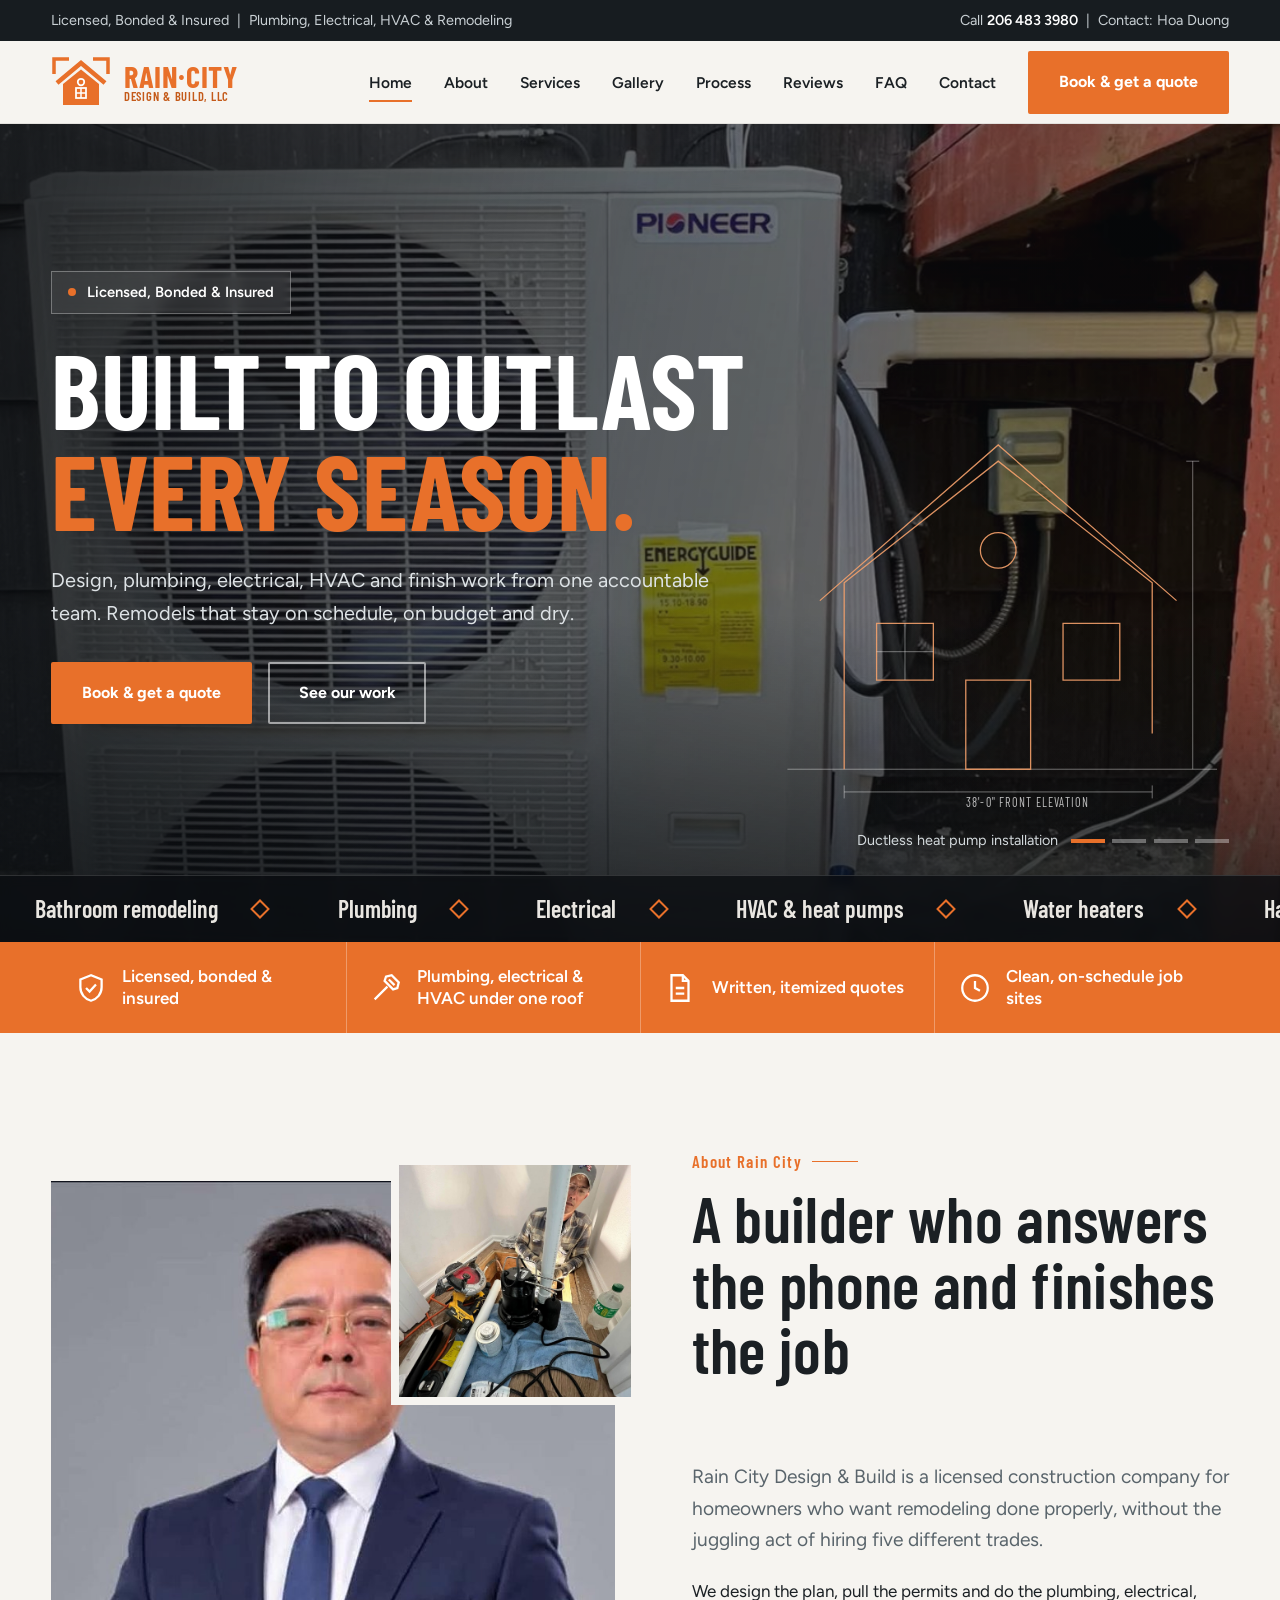
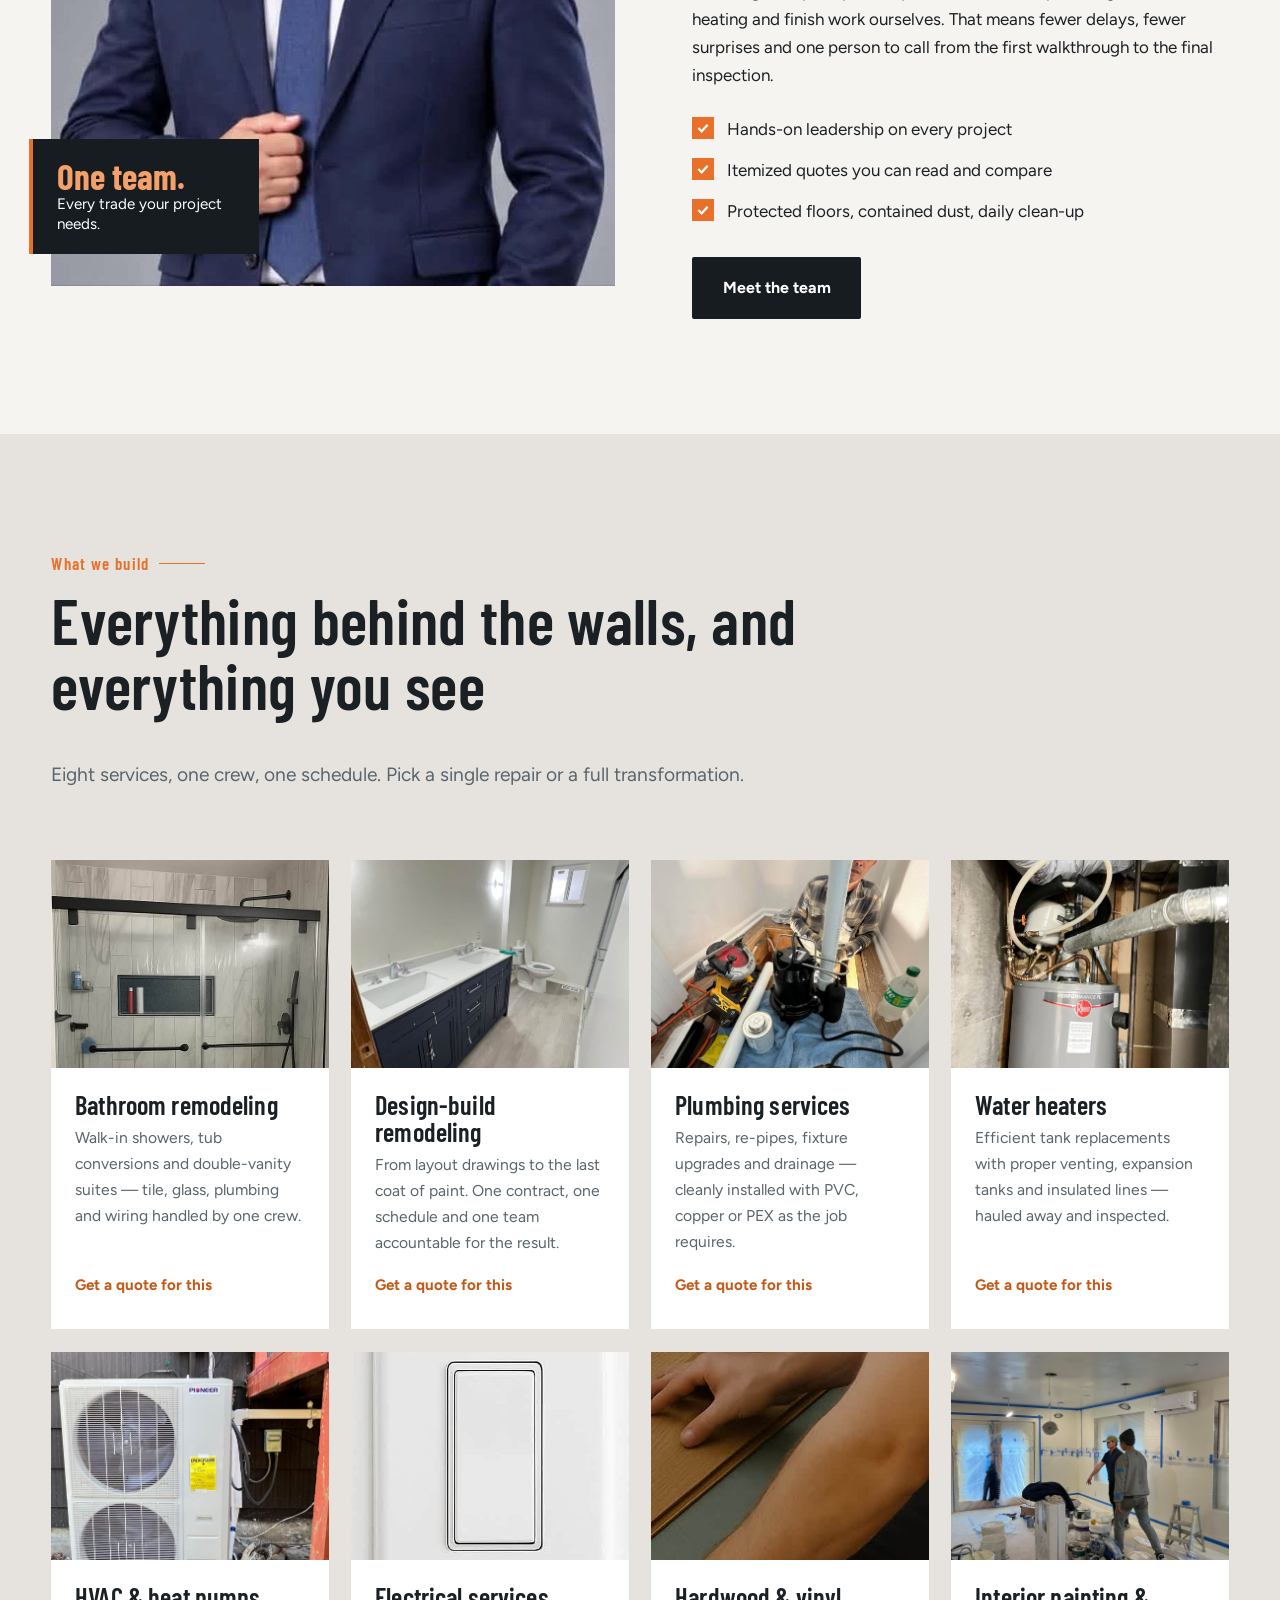
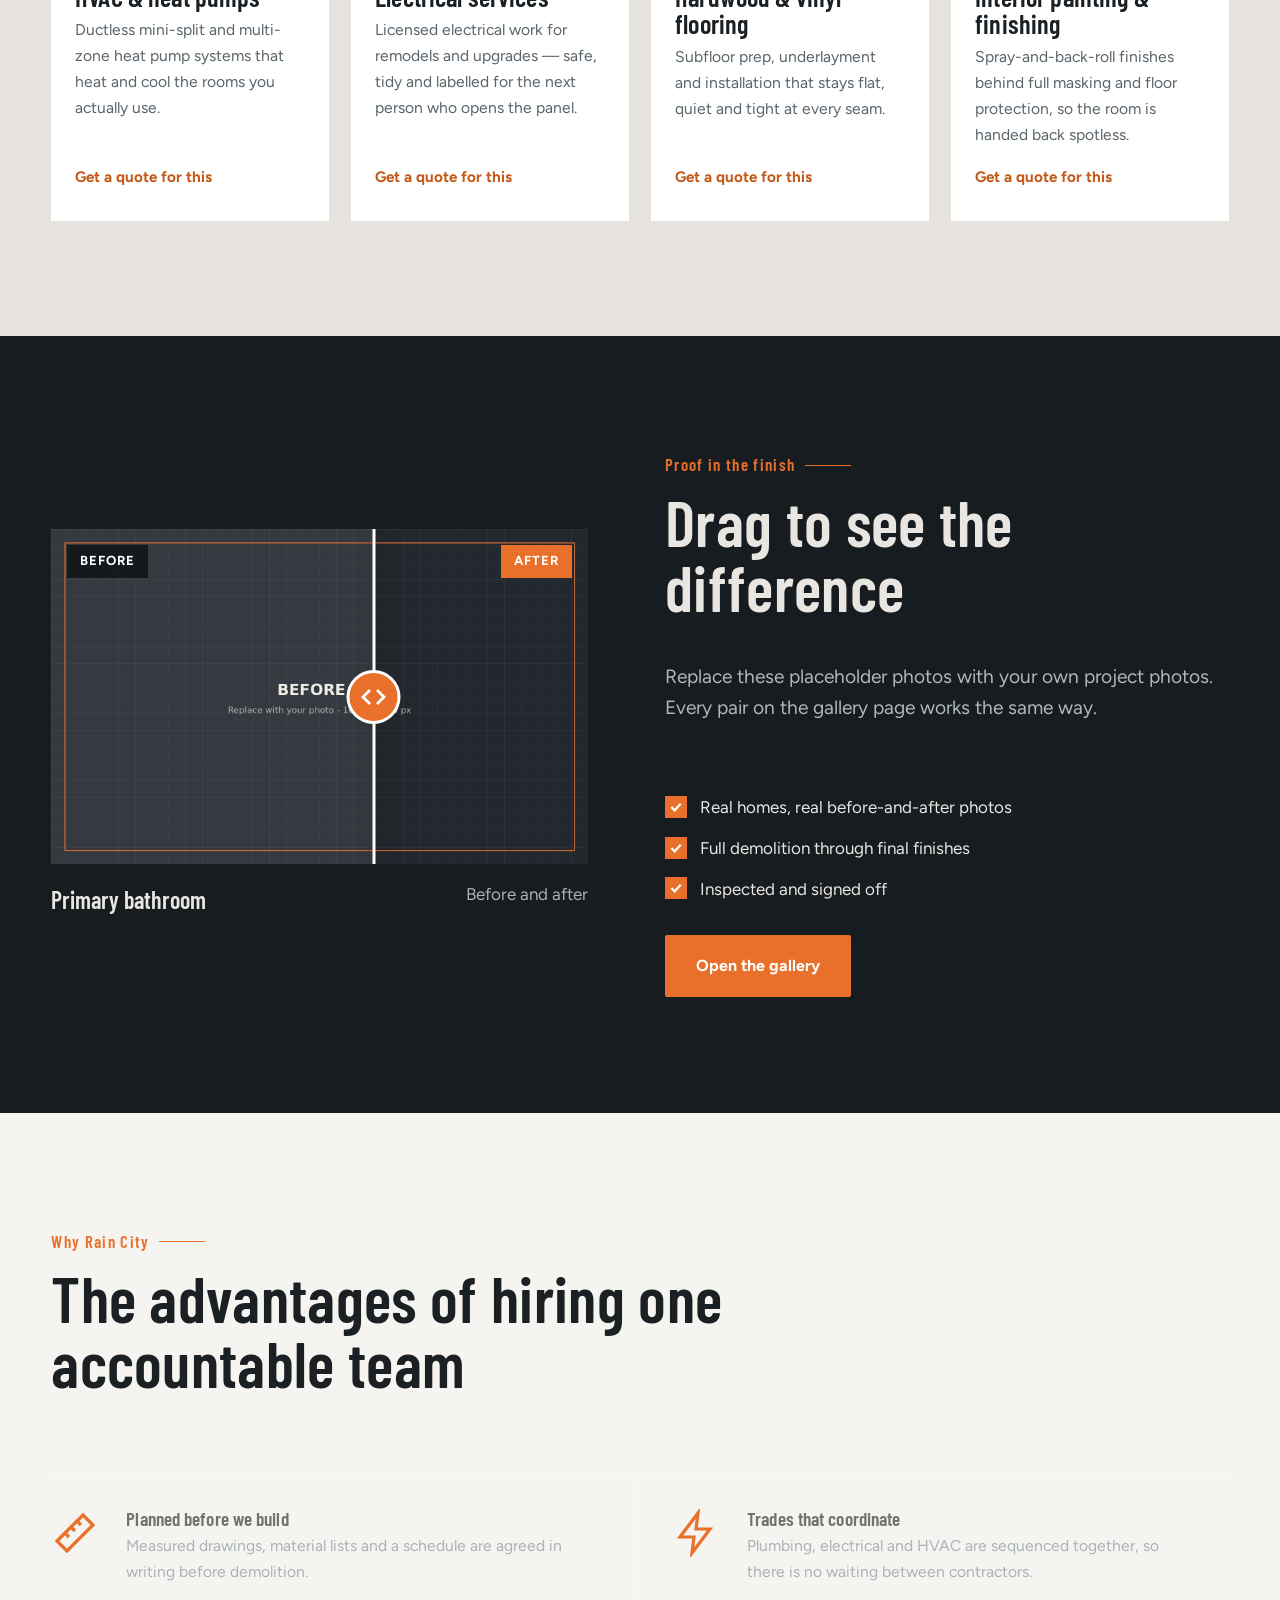
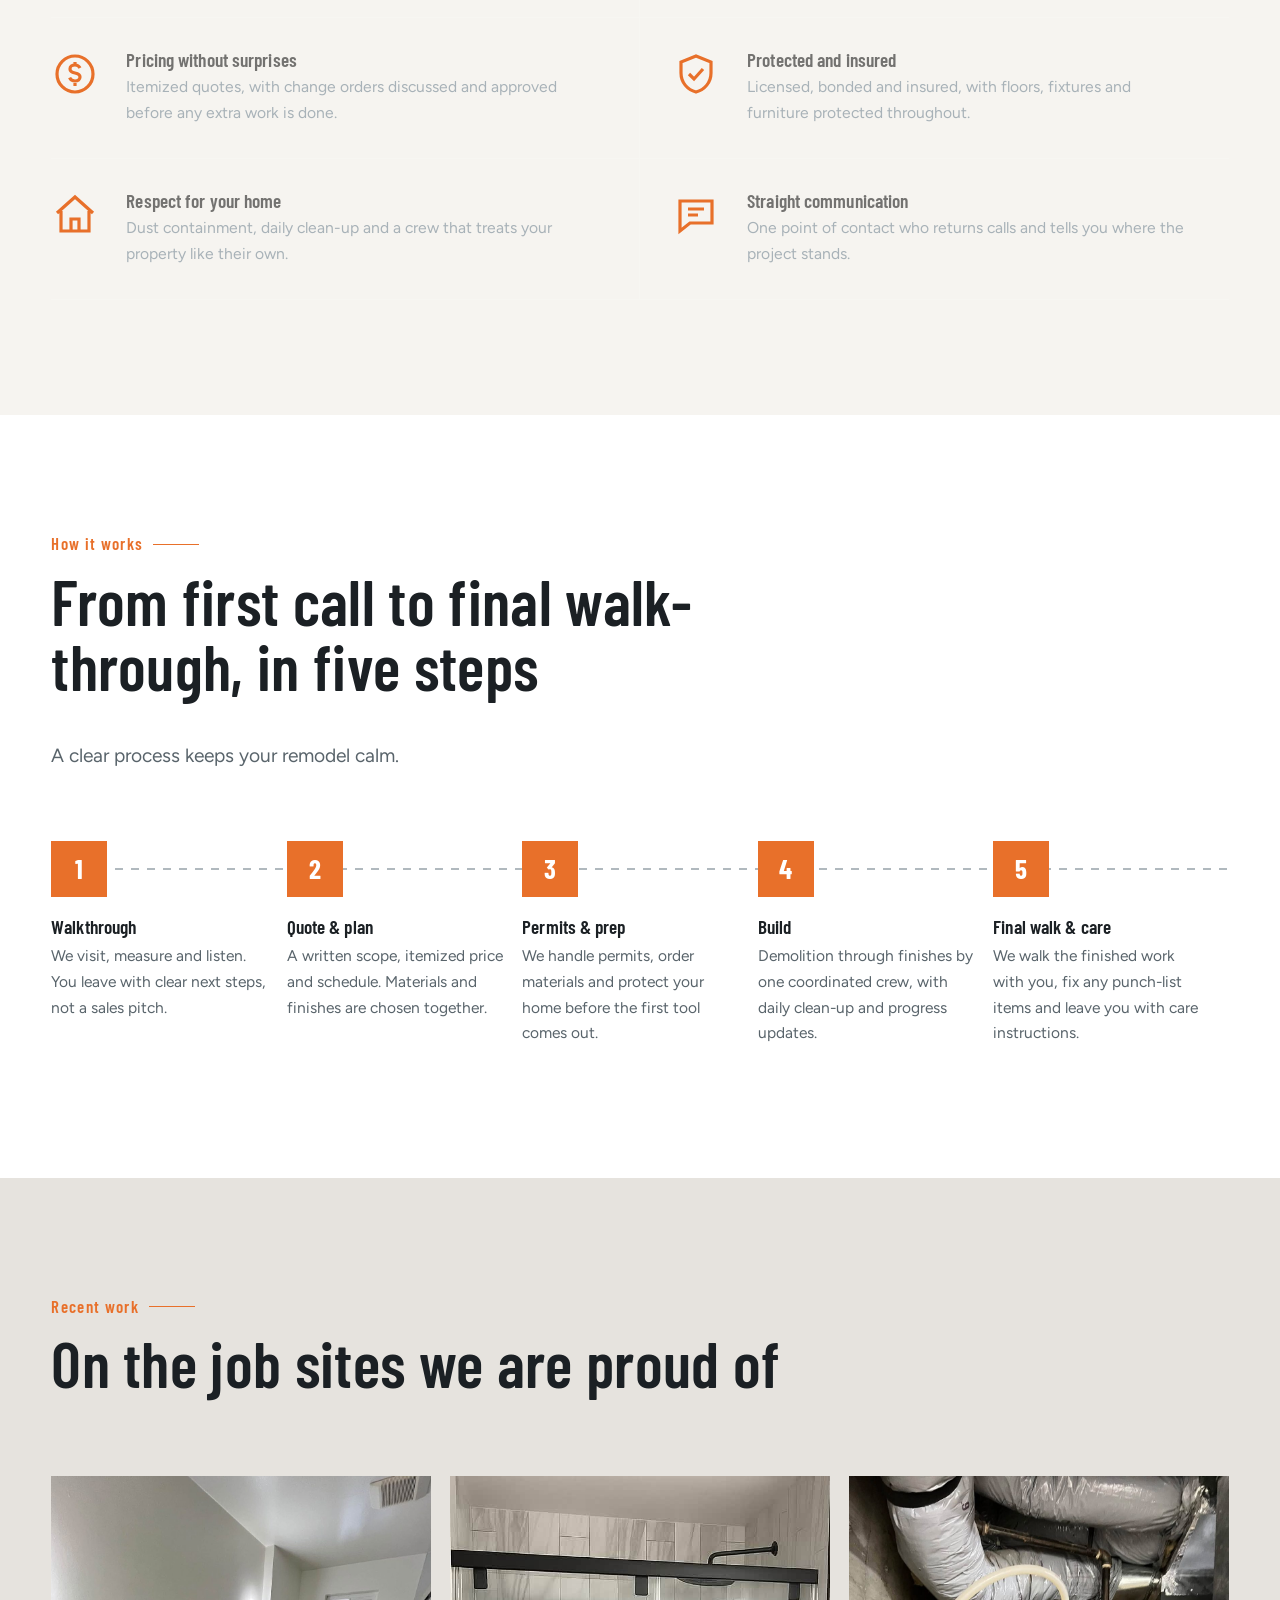
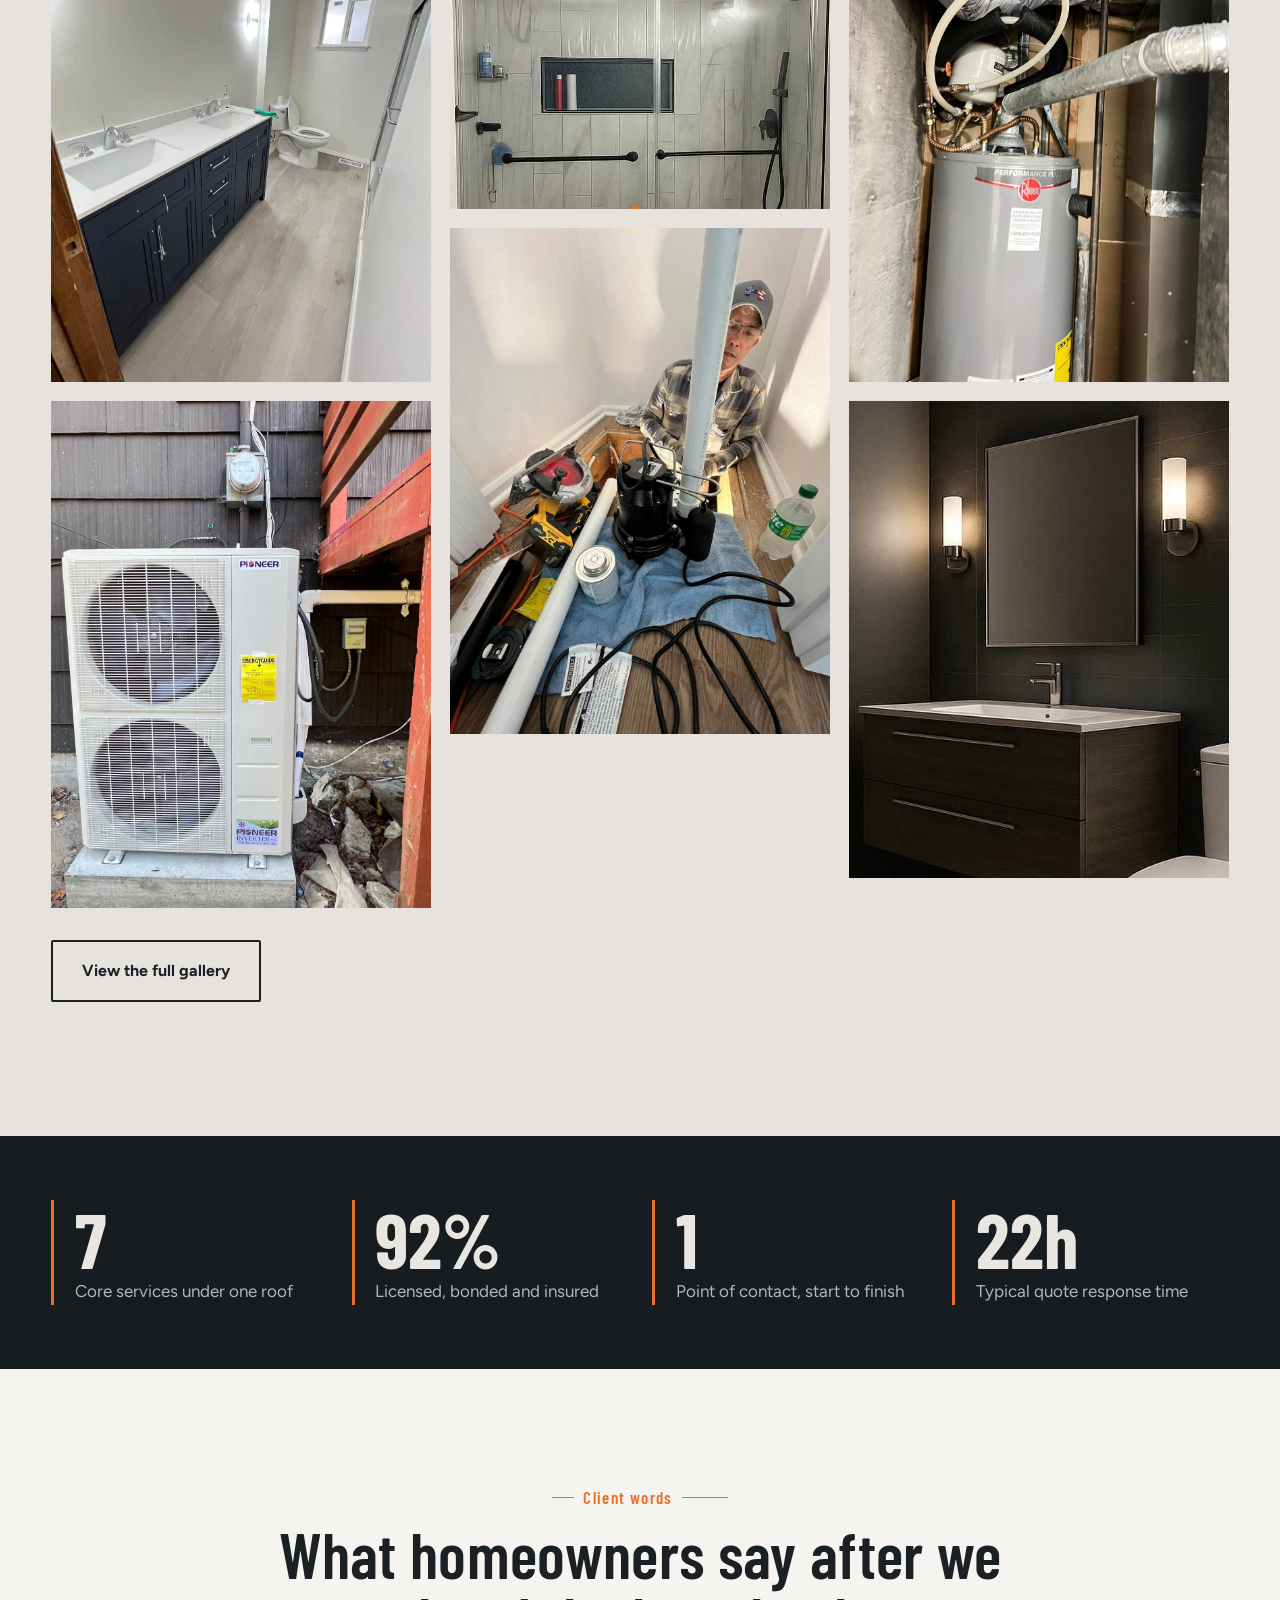
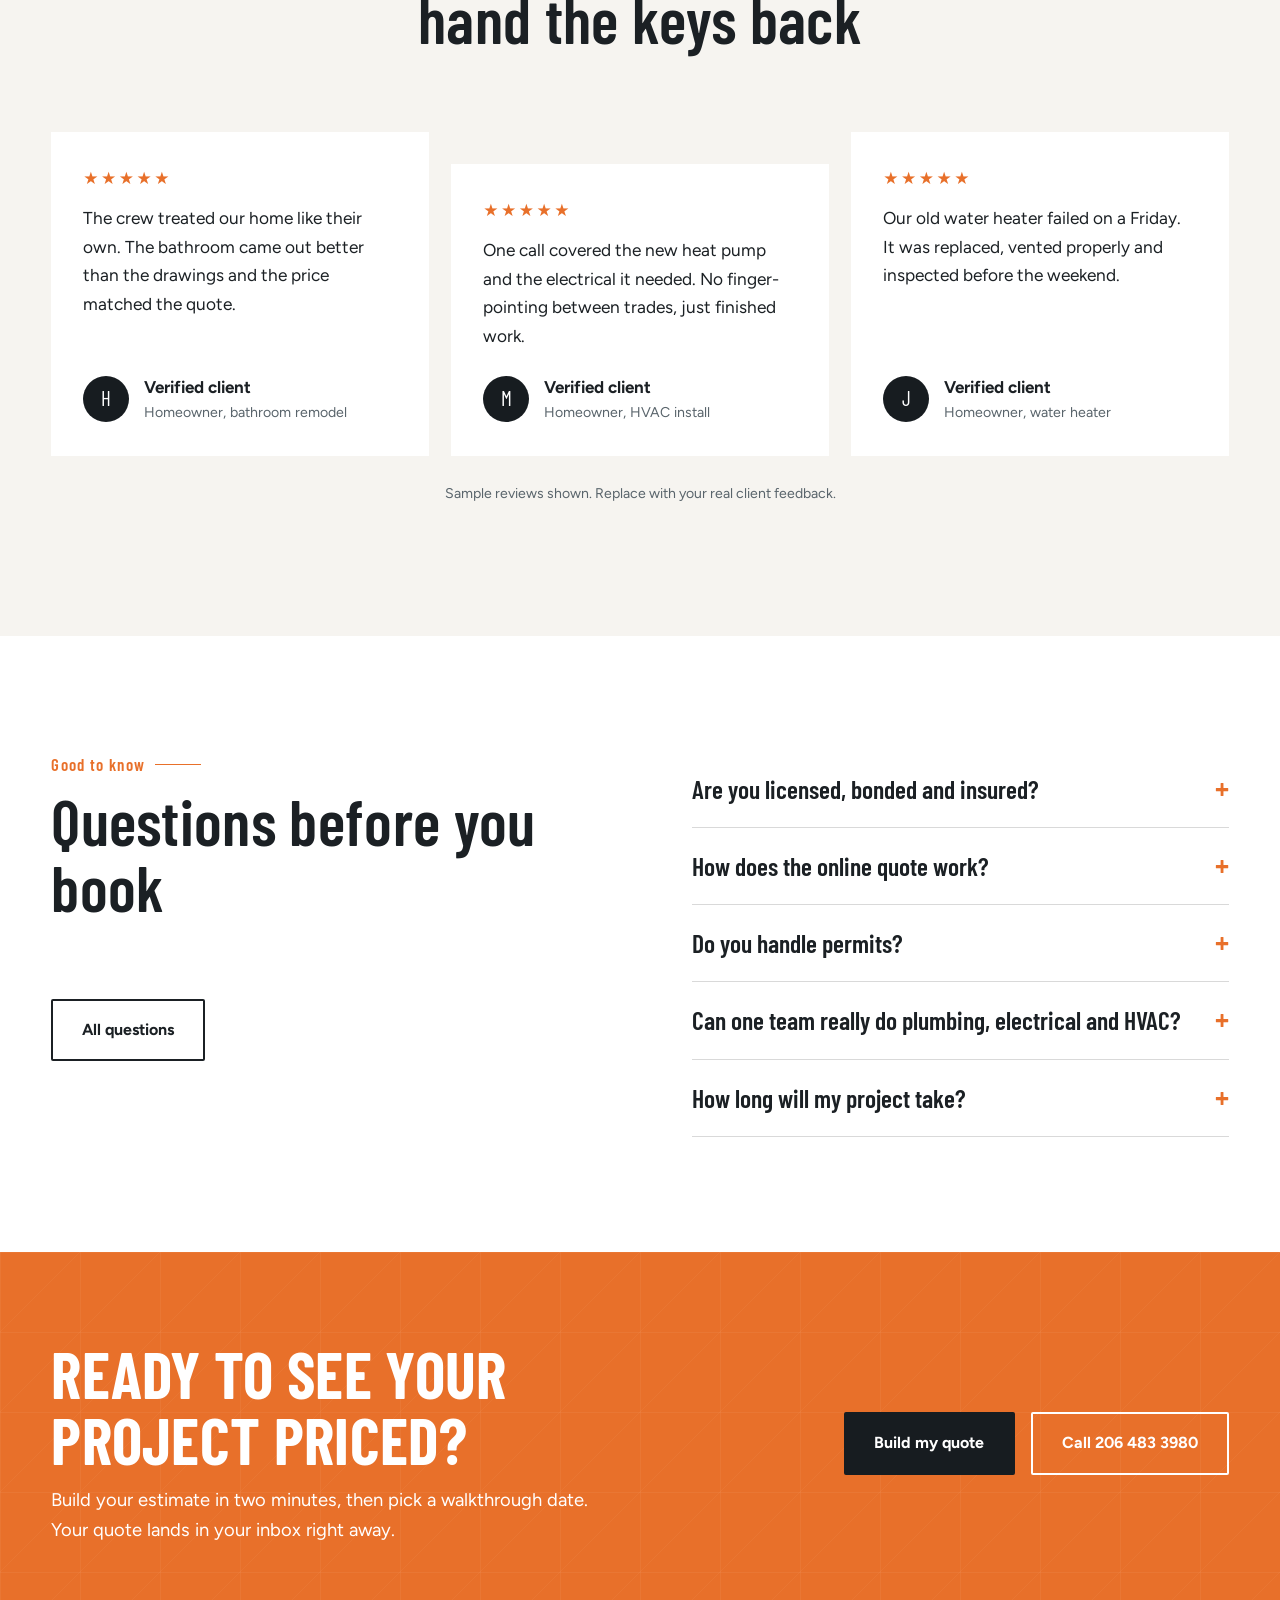
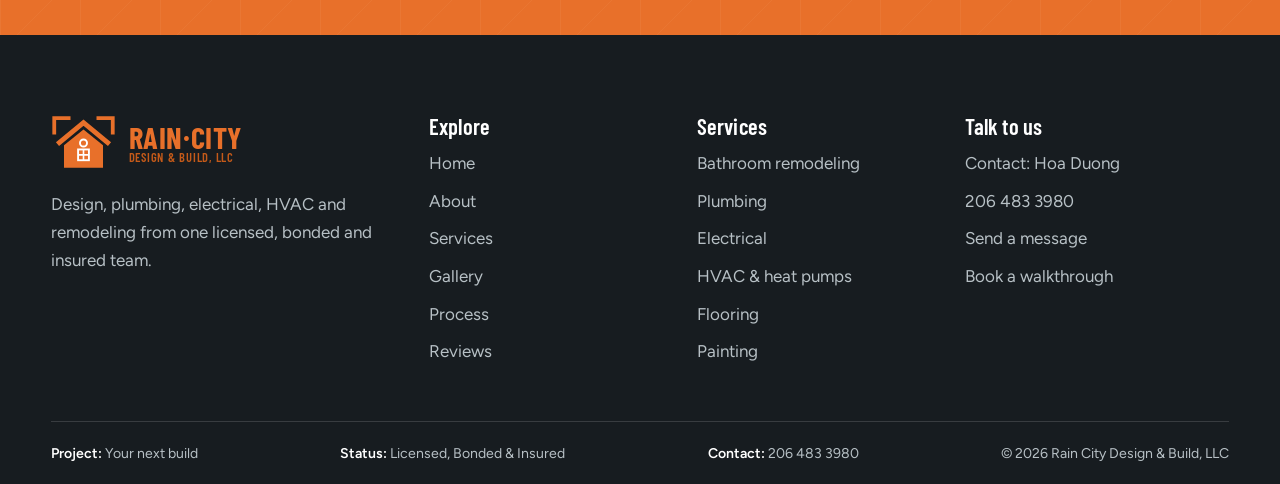
<file: index.html>
<!doctype html>
<html lang="en">
  <head>
    <meta charset="utf-8" />
    <meta
      name="viewport"
      content="width=device-width,initial-scale=1"
    />
    <title>
      Construction, Plumbing, Electrical &amp; HVAC | Rain
      City Design &amp; Build, LLC
    </title>
    <meta
      name="description"
      content="Rain City Design &amp; Build, LLC — licensed, bonded and insured remodeling, plumbing, electrical and HVAC. Book online and get an instant quote."
    />
    <meta
      name="theme-color"
      content="#171C20"
    />
    <link
      rel="icon"
      href="assets/images/logo-mark.svg"
      type="image/svg+xml"
    />
    <link
      rel="preconnect"
      href="https://fonts.googleapis.com"
    />
    <link
      rel="preconnect"
      href="https://fonts.gstatic.com"
      crossorigin
    />
    <link
      href="https://fonts.googleapis.com/css2?family=Barlow+Condensed:wght@500;600;700&family=Figtree:wght@400;500;600;700&display=swap"
      rel="stylesheet"
    />
    <link
      rel="stylesheet"
      href="css/style.css"
    />
  </head>
  <body>
    <a
      class="skip"
      href="#main"
      >Skip to content</a
    >
    <div class="topbar">
      <div class="wrap">
        <span
          >Licensed, Bonded &amp; Insured &nbsp;|&nbsp;
          Plumbing, Electrical, HVAC &amp; Remodeling</span
        ><span
          >Call
          <a href="tel:+12064833980"><b>206 483 3980</b></a>
          &nbsp;|&nbsp; Contact: Hoa Duong</span
        >
      </div>
    </div>
    <header class="site">
      <div class="wrap nav">
        <a
          class="brand"
          href="index.html"
          aria-label="Rain City Design &amp; Build home"
          ><img
            src="assets/images/logo-mark.svg"
            alt=""
          /><span class="wm"
            ><b>RAIN·CITY</b
            ><small>DESIGN &amp; BUILD, LLC</small></span
          ></a
        >
        <button
          class="burger"
          aria-label="Menu"
          aria-expanded="false"
        >
          <span></span><span></span><span></span>
        </button>
        <nav
          class="menu"
          aria-label="Main"
        >
          <a
            class="l"
            href="index.html"
            >Home</a
          ><a
            class="l"
            href="about.html"
            >About</a
          ><a
            class="l"
            href="services.html"
            >Services</a
          ><a
            class="l"
            href="gallery.html"
            >Gallery</a
          ><a
            class="l"
            href="process.html"
            >Process</a
          ><a
            class="l"
            href="reviews.html"
            >Reviews</a
          ><a
            class="l"
            href="faq.html"
            >FAQ</a
          ><a
            class="l"
            href="contact.html"
            >Contact</a
          ><a
            class="btn"
            href="booking.html"
            >Book &amp; get a quote</a
          >
        </nav>
      </div>
      <div class="progress"></div>
    </header>
    <main id="main">
      <section
        class="hero"
        aria-label="Rain City Design and Build"
      >
        <div class="slides">
          <div
            class="slide"
            data-cap="Ductless heat pump installation"
            style="
              background-image: url(assets/images/heat-pump.jpg);
            "
          ></div>
          <div
            class="slide"
            data-cap="Full-room prep and paint"
            style="
              background-image: url(assets/images/paint-prep.jpg);
            "
          ></div>
          <div
            class="slide"
            data-cap="Double-vanity bathroom finish"
            style="
              background-image: url(assets/images/vanity.jpg);
            "
          ></div>
          <div
            class="slide"
            data-cap="Walk-in shower build"
            style="
              background-image: url(assets/images/shower.jpg);
            "
          ></div>
        </div>
        <canvas
          id="rain"
          aria-hidden="true"
        ></canvas>
        <svg
          class="blue"
          viewBox="0 0 600 520"
          aria-hidden="true"
        >
          <line
            class="fine"
            x1="40"
            y1="470"
            x2="570"
            y2="470"
            style="--l: 540; --d: 0.5s"
          />
          <path
            d="M110 470V240L300 90l190 150v230"
            style="--l: 900; --d: 0.7s"
          />
          <path
            d="M80 262 300 70l220 192"
            style="--l: 700; --d: 1.1s"
          />
          <rect
            x="260"
            y="360"
            width="80"
            height="110"
            style="--l: 380; --d: 1.8s"
          />
          <rect
            x="150"
            y="290"
            width="70"
            height="70"
            style="--l: 300; --d: 2s"
          />
          <rect
            x="380"
            y="290"
            width="70"
            height="70"
            style="--l: 300; --d: 2.1s"
          />
          <circle
            cx="300"
            cy="200"
            r="22"
            style="--l: 150; --d: 2.3s"
          />
          <line
            x1="150"
            y1="325"
            x2="220"
            y2="325"
            class="fine"
            style="--l: 80; --d: 2.4s"
          />
          <line
            x1="185"
            y1="290"
            x2="185"
            y2="360"
            class="fine"
            style="--l: 80; --d: 2.4s"
          />
          <line
            class="fine"
            x1="110"
            y1="498"
            x2="490"
            y2="498"
            style="--l: 400; --d: 2.5s"
          />
          <line
            class="fine"
            x1="110"
            y1="490"
            x2="110"
            y2="506"
            style="--l: 20; --d: 2.5s"
          />
          <line
            class="fine"
            x1="490"
            y1="490"
            x2="490"
            y2="506"
            style="--l: 20; --d: 2.5s"
          />
          <line
            class="fine"
            x1="540"
            y1="90"
            x2="540"
            y2="470"
            style="--l: 400; --d: 2.7s"
          />
          <line
            class="fine"
            x1="532"
            y1="90"
            x2="548"
            y2="90"
            style="--l: 20; --d: 2.7s"
          />
          <text
            x="260"
            y="516"
          >
            38'-0" FRONT ELEVATION
          </text>
          <text
            x="456"
            y="280"
            transform="rotate(90 548 280)"
            style="display: none"
          ></text>
        </svg>
        <div class="hero-in">
          <div class="badge">
            <i></i>Licensed, Bonded &amp; Insured
          </div>
          <h1>
            <span
              class="ln"
              style="--i: 0"
              ><span>Built to outlast</span></span
            ><span
              class="ln o"
              style="--i: 1"
              ><span>every season.</span></span
            >
          </h1>
          <p class="sub">
            Design, plumbing, electrical, HVAC and finish
            work from one accountable team. Remodels that
            stay on schedule, on budget and dry.
          </p>
          <div class="cta">
            <a
              class="btn"
              href="booking.html"
              >Book &amp; get a quote</a
            ><a
              class="btn ghost"
              href="gallery.html"
              >See our work</a
            >
          </div>
        </div>
        <div class="hero-meta">
          <span class="cap"></span>
          <div class="dots">
            <button aria-label="Slide 1"></button
            ><button aria-label="Slide 2"></button
            ><button aria-label="Slide 3"></button
            ><button aria-label="Slide 4"></button>
          </div>
        </div>
        <div
          class="ticker"
          aria-hidden="true"
        >
          <div>
            <span>Bathroom remodeling</span
            ><span>Plumbing</span><span>Electrical</span
            ><span>HVAC &amp; heat pumps</span
            ><span>Water heaters</span
            ><span>Hardwood flooring</span
            ><span>Interior painting</span
            ><span>Design-build</span
            ><span>Bathroom remodeling</span
            ><span>Plumbing</span><span>Electrical</span
            ><span>HVAC &amp; heat pumps</span
            ><span>Water heaters</span
            ><span>Hardwood flooring</span
            ><span>Interior painting</span
            ><span>Design-build</span>
          </div>
        </div>
      </section>
      <section class="trust">
        <div class="wrap">
          <div class="it">
            <svg
              viewBox="0 0 24 24"
              fill="none"
              stroke="currentColor"
              stroke-width="1.6"
            >
              <path
                d="M12 3 4.5 6v5.5c0 4.6 3.1 8.4 7.5 9.5 4.4-1.100 7.500-4.900 7.500-9.500V6z"
              />
              <path
                d="m8.500 12 2.500 2.500 4.500-5"
              /></svg
            ><span>Licensed, bonded &amp; insured</span>
          </div>
          <div class="it">
            <svg
              viewBox="0 0 24 24"
              fill="none"
              stroke="currentColor"
              stroke-width="1.6"
            >
              <path
                d="m14 6 4 4M4 20l9-9M12 4l4-1 5 5-1 4-3 1-6-6z"
              /></svg
            ><span
              >Plumbing, electrical &amp; HVAC under one
              roof</span
            >
          </div>
          <div class="it">
            <svg
              viewBox="0 0 24 24"
              fill="none"
              stroke="currentColor"
              stroke-width="1.6"
            >
              <path d="M6 3h8l4 4v14H6z" />
              <path d="M14 3v4h4M9 12h6M9 16h6" /></svg
            ><span>Written, itemized quotes</span>
          </div>
          <div class="it">
            <svg
              viewBox="0 0 24 24"
              fill="none"
              stroke="currentColor"
              stroke-width="1.6"
            >
              <circle
                cx="12"
                cy="12"
                r="9"
              />
              <path d="M12 7v5l3.500 2" /></svg
            ><span>Clean, on-schedule job sites</span>
          </div>
        </div>
      </section>
      <section class="sec">
        <div class="wrap split">
          <div class="media rv">
            <img
              class="main"
              src="assets/images/owner.jpg"
              alt="Hoa Duong, Rain City Design &amp; Build"
              style="object-position: 50% 20%"
            /><img
              class="inset"
              src="assets/images/sump-pump.jpg"
              alt="Sump pump installation in progress"
              loading="lazy"
            />
            <div class="tag">
              <b>One team.</b>Every trade your project
              needs.
            </div>
          </div>
          <div class="rv">
            <div class="shead">
              <span class="dim">About Rain City</span>
              <h2>
                A builder who answers the phone and finishes
                the job
              </h2>
            </div>
            <p class="lead">
              Rain City Design &amp; Build is a licensed
              construction company for homeowners who want
              remodeling done properly, without the juggling
              act of hiring five different trades.
            </p>
            <p>
              We design the plan, pull the permits and do
              the plumbing, electrical, heating and finish
              work ourselves. That means fewer delays, fewer
              surprises and one person to call from the
              first walkthrough to the final inspection.
            </p>
            <ul class="checks">
              <li>Hands-on leadership on every project</li>
              <li>
                Itemized quotes you can read and compare
              </li>
              <li>
                Protected floors, contained dust, daily
                clean-up
              </li>
            </ul>
            <a
              class="btn dark"
              href="about.html"
              >Meet the team</a
            >
          </div>
        </div>
      </section>
      <section class="sec concrete">
        <div class="wrap">
          <div class="shead">
            <span class="dim">What we build</span>
            <h2>
              Everything behind the walls, and everything
              you see
            </h2>
            <p class="lead">
              Eight services, one crew, one schedule. Pick a
              single repair or a full transformation.
            </p>
          </div>
          <div class="cards">
            <article class="card">
              <div class="im">
                <img
                  src="assets/images/shower.jpg"
                  alt="Bathroom remodeling"
                  loading="lazy"
                />
              </div>
              <div class="bd">
                <h3>Bathroom remodeling</h3>
                <p>
                  Walk-in showers, tub conversions and
                  double-vanity suites — tile, glass,
                  plumbing and wiring handled by one crew.
                </p>
                <a
                  class="more"
                  href="booking.html?service=bathroom"
                  >Get a quote for this</a
                >
              </div>
            </article>
            <article class="card">
              <div class="im">
                <img
                  src="assets/images/vanity.jpg"
                  alt="Design-build remodeling"
                  loading="lazy"
                />
              </div>
              <div class="bd">
                <h3>Design-build remodeling</h3>
                <p>
                  From layout drawings to the last coat of
                  paint. One contract, one schedule and one
                  team accountable for the result.
                </p>
                <a
                  class="more"
                  href="booking.html?service=design"
                  >Get a quote for this</a
                >
              </div>
            </article>
            <article class="card">
              <div class="im">
                <img
                  src="assets/images/sump-pump.jpg"
                  alt="Plumbing services"
                  loading="lazy"
                />
              </div>
              <div class="bd">
                <h3>Plumbing services</h3>
                <p>
                  Repairs, re-pipes, fixture upgrades and
                  drainage — cleanly installed with PVC,
                  copper or PEX as the job requires.
                </p>
                <a
                  class="more"
                  href="booking.html?service=plumbing"
                  >Get a quote for this</a
                >
              </div>
            </article>
            <article class="card">
              <div class="im">
                <img
                  src="assets/images/water-heater.jpg"
                  alt="Water heaters"
                  loading="lazy"
                />
              </div>
              <div class="bd">
                <h3>Water heaters</h3>
                <p>
                  Efficient tank replacements with proper
                  venting, expansion tanks and insulated
                  lines — hauled away and inspected.
                </p>
                <a
                  class="more"
                  href="booking.html?service=heater"
                  >Get a quote for this</a
                >
              </div>
            </article>
            <article class="card">
              <div class="im">
                <img
                  src="assets/images/heat-pump.jpg"
                  alt="HVAC & heat pumps"
                  loading="lazy"
                />
              </div>
              <div class="bd">
                <h3>HVAC & heat pumps</h3>
                <p>
                  Ductless mini-split and multi-zone heat
                  pump systems that heat and cool the rooms
                  you actually use.
                </p>
                <a
                  class="more"
                  href="booking.html?service=hvac"
                  >Get a quote for this</a
                >
              </div>
            </article>
            <article class="card">
              <div class="im">
                <img
                  src="assets/images/electrical.jpg"
                  alt="Electrical services"
                  loading="lazy"
                />
              </div>
              <div class="bd">
                <h3>Electrical services</h3>
                <p>
                  Licensed electrical work for remodels and
                  upgrades — safe, tidy and labelled for the
                  next person who opens the panel.
                </p>
                <a
                  class="more"
                  href="booking.html?service=electrical"
                  >Get a quote for this</a
                >
              </div>
            </article>
            <article class="card">
              <div class="im">
                <img
                  src="assets/images/flooring.jpg"
                  alt="Hardwood & vinyl flooring"
                  loading="lazy"
                />
              </div>
              <div class="bd">
                <h3>Hardwood & vinyl flooring</h3>
                <p>
                  Subfloor prep, underlayment and
                  installation that stays flat, quiet and
                  tight at every seam.
                </p>
                <a
                  class="more"
                  href="booking.html?service=flooring"
                  >Get a quote for this</a
                >
              </div>
            </article>
            <article class="card">
              <div class="im">
                <img
                  src="assets/images/paint-prep.jpg"
                  alt="Interior painting & finishing"
                  loading="lazy"
                />
              </div>
              <div class="bd">
                <h3>Interior painting & finishing</h3>
                <p>
                  Spray-and-back-roll finishes behind full
                  masking and floor protection, so the room
                  is handed back spotless.
                </p>
                <a
                  class="more"
                  href="booking.html?service=painting"
                  >Get a quote for this</a
                >
              </div>
            </article>
          </div>
        </div>
      </section>
      <section class="sec dark">
        <div class="wrap split rev">
          <div class="rv">
            <div
              class="item"
              data-cat="all"
            >
              <div
                class="ba"
                aria-label="Before and after: Primary bathroom"
              >
                <img
                  src="assets/images/before-1.jpg"
                  alt="Before: Primary bathroom"
                /><img
                  class="af"
                  src="assets/images/after-1.jpg"
                  alt="After: Primary bathroom"
                /><span class="lab b">BEFORE</span
                ><span class="lab a">AFTER</span>
                <div class="bar"></div>
                <input
                  type="range"
                  min="0"
                  max="100"
                  value="50"
                  aria-label="Drag to compare before and after"
                />
              </div>
              <div class="bacap">
                <b>Primary bathroom</b
                ><span>Before and after</span>
              </div>
            </div>
          </div>
          <div class="rv">
            <div class="shead">
              <span class="dim">Proof in the finish</span>
              <h2>Drag to see the difference</h2>
              <p class="lead">
                Replace these placeholder photos with your
                own project photos. Every pair on the
                gallery page works the same way.
              </p>
            </div>
            <ul class="checks">
              <li>
                Real homes, real before-and-after photos
              </li>
              <li>
                Full demolition through final finishes
              </li>
              <li>Inspected and signed off</li>
            </ul>
            <a
              class="btn"
              href="gallery.html"
              >Open the gallery</a
            >
          </div>
        </div>
      </section>
      <section class="sec">
        <div class="wrap">
          <div class="shead">
            <span class="dim">Why Rain City</span>
            <h2>
              The advantages of hiring one accountable team
            </h2>
          </div>
          <div class="feat light">
            <div class="f">
              <svg
                viewBox="0 0 24 24"
                fill="none"
                stroke="currentColor"
                stroke-width="1.6"
              >
                <path d="m3 16 13-13 5 5L8 21z" />
                <path d="m7 12 2 2M10 9l2 2M13 6l2 2" />
              </svg>
              <div>
                <h4>Planned before we build</h4>
                <p>
                  Measured drawings, material lists and a
                  schedule are agreed in writing before
                  demolition.
                </p>
              </div>
            </div>
            <div class="f">
              <svg
                viewBox="0 0 24 24"
                fill="none"
                stroke="currentColor"
                stroke-width="1.6"
              >
                <path d="M13 2 4 14h7l-1 8 9-12h-7z" />
              </svg>
              <div>
                <h4>Trades that coordinate</h4>
                <p>
                  Plumbing, electrical and HVAC are
                  sequenced together, so there is no waiting
                  between contractors.
                </p>
              </div>
            </div>
            <div class="f">
              <svg
                viewBox="0 0 24 24"
                fill="none"
                stroke="currentColor"
                stroke-width="1.6"
              >
                <circle
                  cx="12"
                  cy="12"
                  r="9"
                />
                <path
                  d="M14.500 9c-.5-1-1.500-1.500-2.500-1.500-1.500 0-2.500.8-2.500 2s1 1.700 2.500 2 2.500.8 2.500 2-1 2-2.500 2c-1.200 0-2.200-.6-2.700-1.700M12 6v1.500M12 16.500V18"
                />
              </svg>
              <div>
                <h4>Pricing without surprises</h4>
                <p>
                  Itemized quotes, with change orders
                  discussed and approved before any extra
                  work is done.
                </p>
              </div>
            </div>
            <div class="f">
              <svg
                viewBox="0 0 24 24"
                fill="none"
                stroke="currentColor"
                stroke-width="1.6"
              >
                <path
                  d="M12 3 4.5 6v5.5c0 4.6 3.1 8.4 7.5 9.5 4.4-1.100 7.500-4.900 7.500-9.500V6z"
                />
                <path d="m8.500 12 2.500 2.500 4.500-5" />
              </svg>
              <div>
                <h4>Protected and insured</h4>
                <p>
                  Licensed, bonded and insured, with floors,
                  fixtures and furniture protected
                  throughout.
                </p>
              </div>
            </div>
            <div class="f">
              <svg
                viewBox="0 0 24 24"
                fill="none"
                stroke="currentColor"
                stroke-width="1.6"
              >
                <path
                  d="m3 11 9-8 9 8M5 10v10h14V10M10 20v-6h4v6"
                />
              </svg>
              <div>
                <h4>Respect for your home</h4>
                <p>
                  Dust containment, daily clean-up and a
                  crew that treats your property like their
                  own.
                </p>
              </div>
            </div>
            <div class="f">
              <svg
                viewBox="0 0 24 24"
                fill="none"
                stroke="currentColor"
                stroke-width="1.6"
              >
                <path d="M4 5h16v11H9l-5 4z" />
                <path d="M8 9h8M8 12h5" />
              </svg>
              <div>
                <h4>Straight communication</h4>
                <p>
                  One point of contact who returns calls and
                  tells you where the project stands.
                </p>
              </div>
            </div>
          </div>
        </div>
      </section>
      <section class="sec white">
        <div class="wrap">
          <div class="shead">
            <span class="dim">How it works</span>
            <h2>
              From first call to final walk-through, in five
              steps
            </h2>
            <p class="lead">
              A clear process keeps your remodel calm.
            </p>
          </div>
          <div class="steps">
            <div class="step">
              <h4>Walkthrough</h4>
              <p>
                We visit, measure and listen. You leave with
                clear next steps, not a sales pitch.
              </p>
            </div>
            <div class="step">
              <h4>Quote & plan</h4>
              <p>
                A written scope, itemized price and
                schedule. Materials and finishes are chosen
                together.
              </p>
            </div>
            <div class="step">
              <h4>Permits & prep</h4>
              <p>
                We handle permits, order materials and
                protect your home before the first tool
                comes out.
              </p>
            </div>
            <div class="step">
              <h4>Build</h4>
              <p>
                Demolition through finishes by one
                coordinated crew, with daily clean-up and
                progress updates.
              </p>
            </div>
            <div class="step">
              <h4>Final walk & care</h4>
              <p>
                We walk the finished work with you, fix any
                punch-list items and leave you with care
                instructions.
              </p>
            </div>
          </div>
        </div>
      </section>
      <section class="sec concrete">
        <div class="wrap">
          <div class="shead">
            <span class="dim">Recent work</span>
            <h2>On the job sites we are proud of</h2>
          </div>
          <div class="mason">
            <figure data-cat="bathrooms">
              <img
                src="assets/images/vanity.jpg"
                alt="Double-vanity bathroom"
                loading="lazy"
              />
              <figcaption>
                Double-vanity bathroom
              </figcaption>
            </figure>
            <figure data-cat="hvac">
              <img
                src="assets/images/heat-pump.jpg"
                alt="Ductless heat pump outdoor unit"
                loading="lazy"
              />
              <figcaption>
                Ductless heat pump outdoor unit
              </figcaption>
            </figure>
            <figure data-cat="bathrooms">
              <img
                src="assets/images/shower.jpg"
                alt="Walk-in tile shower"
                loading="lazy"
              />
              <figcaption>Walk-in tile shower</figcaption>
            </figure>
            <figure data-cat="plumbing">
              <img
                src="assets/images/sump-pump.jpg"
                alt="Sump pump replacement"
                loading="lazy"
              />
              <figcaption>Sump pump replacement</figcaption>
            </figure>
            <figure data-cat="plumbing">
              <img
                src="assets/images/water-heater.jpg"
                alt="Water heater with expansion tank"
                loading="lazy"
              />
              <figcaption>
                Water heater with expansion tank
              </figcaption>
            </figure>
            <figure data-cat="bathrooms">
              <img
                src="assets/images/dark-bath.jpg"
                alt="Dark modern bathroom"
                loading="lazy"
              />
              <figcaption>Dark modern bathroom</figcaption>
            </figure>
          </div>
          <p style="margin-top: 2rem">
            <a
              class="btn line"
              href="gallery.html"
              >View the full gallery</a
            >
          </p>
        </div>
      </section>
      <div class="lb">
        <button aria-label="Close">&times;</button
        ><img alt="" />
        <p></p>
      </div>
      <section
        class="sec dark"
        style="padding: 4rem 0"
      >
        <div class="wrap stats">
          <div class="stat">
            <b
              data-count="8"
              data-suffix=""
              >0</b
            ><span>Core services under one roof</span>
          </div>
          <div class="stat">
            <b
              data-count="100"
              data-suffix="%"
              >0</b
            ><span>Licensed, bonded and insured</span>
          </div>
          <div class="stat">
            <b
              data-count="1"
              data-suffix=""
              >0</b
            ><span>Point of contact, start to finish</span>
          </div>
          <div class="stat">
            <b
              data-count="24"
              data-suffix="h"
              >0</b
            ><span>Typical quote response time</span>
          </div>
        </div>
      </section>
      <section class="sec">
        <div class="wrap">
          <div class="shead center">
            <span class="dim">Client words</span>
            <h2>
              What homeowners say after we hand the keys
              back
            </h2>
          </div>
          <div class="tgrid">
            <!-- SAMPLE REVIEWS: replace with real client reviews before launch -->
            <div class="quote">
              <div
                class="stars"
                aria-label="5 out of 5 stars"
              >
                ★★★★★
              </div>
              <blockquote>
                The crew treated our home like their own.
                The bathroom came out better than the
                drawings and the price matched the quote.
              </blockquote>
              <div class="who">
                <span class="av">H</span>
                <div>
                  <b>Verified client</b
                  ><small
                    >Homeowner, bathroom remodel</small
                  >
                </div>
              </div>
            </div>
            <div class="quote">
              <div
                class="stars"
                aria-label="5 out of 5 stars"
              >
                ★★★★★
              </div>
              <blockquote>
                One call covered the new heat pump and the
                electrical it needed. No finger-pointing
                between trades, just finished work.
              </blockquote>
              <div class="who">
                <span class="av">M</span>
                <div>
                  <b>Verified client</b
                  ><small>Homeowner, HVAC install</small>
                </div>
              </div>
            </div>
            <div class="quote">
              <div
                class="stars"
                aria-label="5 out of 5 stars"
              >
                ★★★★★
              </div>
              <blockquote>
                Our old water heater failed on a Friday. It
                was replaced, vented properly and inspected
                before the weekend.
              </blockquote>
              <div class="who">
                <span class="av">J</span>
                <div>
                  <b>Verified client</b
                  ><small>Homeowner, water heater</small>
                </div>
              </div>
            </div>
          </div>
          <p
            class="note"
            style="text-align: center; margin-top: 1.6rem"
          >
            Sample reviews shown. Replace with your real
            client feedback.
          </p>
        </div>
      </section>
      <section class="sec white">
        <div
          class="wrap split"
          style="align-items: start"
        >
          <div>
            <div class="shead">
              <span class="dim">Good to know</span>
              <h2>Questions before you book</h2>
            </div>
            <a
              class="btn line"
              href="faq.html"
              >All questions</a
            >
          </div>
          <div class="faq">
            <details>
              <summary>
                Are you licensed, bonded and insured?
              </summary>
              <p>
                Yes. Rain City Design &amp; Build, LLC is
                licensed, bonded and insured for the
                plumbing, electrical and remodeling work we
                perform. Proof of insurance is available on
                request before work begins.
              </p>
            </details>
            <details>
              <summary>
                How does the online quote work?
              </summary>
              <p>
                Choose your services, enter approximate
                sizes and finish level, and the calculator
                shows a live estimate range. Book a
                preferred date and the full quote is emailed
                to you while our office receives a copy.
                Final pricing is confirmed after a
                walkthrough.
              </p>
            </details>
            <details>
              <summary>Do you handle permits?</summary>
              <p>
                We pull the permits that your project
                requires and schedule inspections, so you
                are not left navigating city paperwork.
              </p>
            </details>
            <details>
              <summary>
                Can one team really do plumbing, electrical
                and HVAC?
              </summary>
              <p>
                That is exactly why clients hire us. Trades
                are coordinated under one schedule, so a
                bathroom remodel does not stall waiting for
                an electrician or a plumber to become
                available.
              </p>
            </details>
            <details>
              <summary>
                How long will my project take?
              </summary>
              <p>
                A sump pump or water heater swap is usually
                a single visit. A bathroom remodel typically
                runs a couple of weeks once materials are on
                site; larger remodels are scheduled in
                phases. Your written plan includes dates.
              </p>
            </details>
          </div>
        </div>
      </section>
      <section class="cta-band">
        <div class="wrap">
          <div>
            <h2>Ready to see your project priced?</h2>
            <p>
              Build your estimate in two minutes, then pick
              a walkthrough date. Your quote lands in your
              inbox right away.
            </p>
          </div>
          <div
            style="
              display: flex;
              gap: 1rem;
              flex-wrap: wrap;
            "
          >
            <a
              class="btn"
              href="booking.html"
              >Build my quote</a
            ><a
              class="btn ghost"
              href="tel:+12064833980"
              >Call 206 483 3980</a
            >
          </div>
        </div>
      </section>
    </main>
    <footer class="site">
      <div class="wrap">
        <div class="grid">
          <div>
            <a
              class="brand"
              href="index.html"
              ><img
                src="assets/images/logo-mark.svg"
                alt=""
                style="height: 56px"
              /><span class="wm"
                ><b>RAIN·CITY</b
                ><small
                  >DESIGN &amp; BUILD, LLC</small
                ></span
              ></a
            >
            <p style="margin-top: 1.2rem; max-width: 34ch">
              Design, plumbing, electrical, HVAC and
              remodeling from one licensed, bonded and
              insured team.
            </p>
          </div>
          <div>
            <h4>Explore</h4>
            <ul>
              <li><a href="index.html">Home</a></li>
              <li><a href="about.html">About</a></li>
              <li><a href="services.html">Services</a></li>
              <li><a href="gallery.html">Gallery</a></li>
              <li><a href="process.html">Process</a></li>
              <li><a href="reviews.html">Reviews</a></li>
            </ul>
          </div>
          <div>
            <h4>Services</h4>
            <ul>
              <li>
                <a href="booking.html?service=bathroom"
                  >Bathroom remodeling</a
                >
              </li>
              <li>
                <a href="booking.html?service=plumbing"
                  >Plumbing</a
                >
              </li>
              <li>
                <a href="booking.html?service=electrical"
                  >Electrical</a
                >
              </li>
              <li>
                <a href="booking.html?service=hvac"
                  >HVAC &amp; heat pumps</a
                >
              </li>
              <li>
                <a href="booking.html?service=flooring"
                  >Flooring</a
                >
              </li>
              <li>
                <a href="booking.html?service=painting"
                  >Painting</a
                >
              </li>
            </ul>
          </div>
          <div>
            <h4>Talk to us</h4>
            <ul>
              <li>Contact: Hoa Duong</li>
              <li>
                <a href="tel:+12064833980">206 483 3980</a>
              </li>
              <li>
                <a href="contact.html">Send a message</a>
              </li>
              <li>
                <a href="booking.html"
                  >Book a walkthrough</a
                >
              </li>
            </ul>
          </div>
        </div>
        <div class="titleblock">
          <span><b>Project:</b> Your next build</span
          ><span
            ><b>Status:</b> Licensed, Bonded &amp;
            Insured</span
          ><span><b>Contact:</b> 206 483 3980</span
          ><span
            >&copy; <span id="yr">2026</span> Rain City
            Design &amp; Build, LLC</span
          >
        </div>
      </div>
    </footer>
    <a
      class="btn floatcall"
      href="tel:+12064833980"
      >Call 206 483 3980</a
    >
    <script src="js/config.js"></script>
    <script src="js/main.js"></script>
  </body>
</html>
</file>
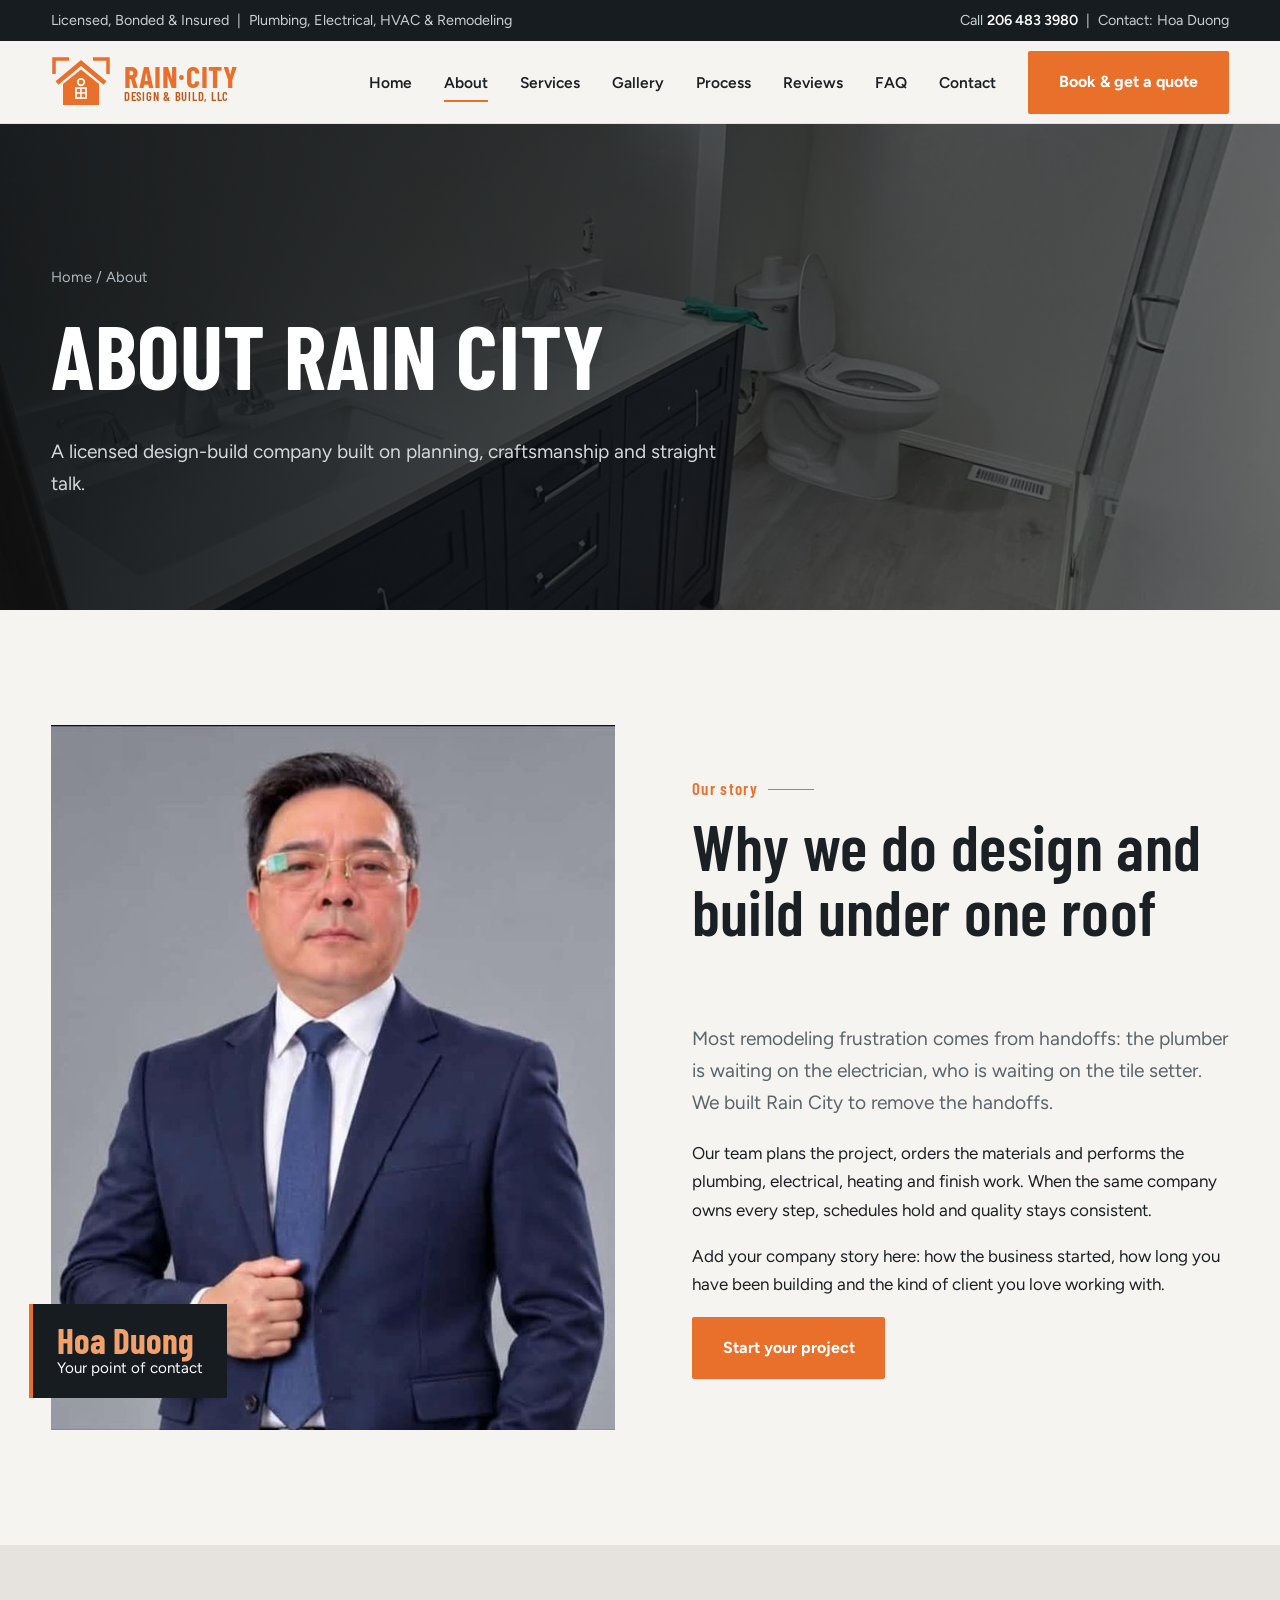
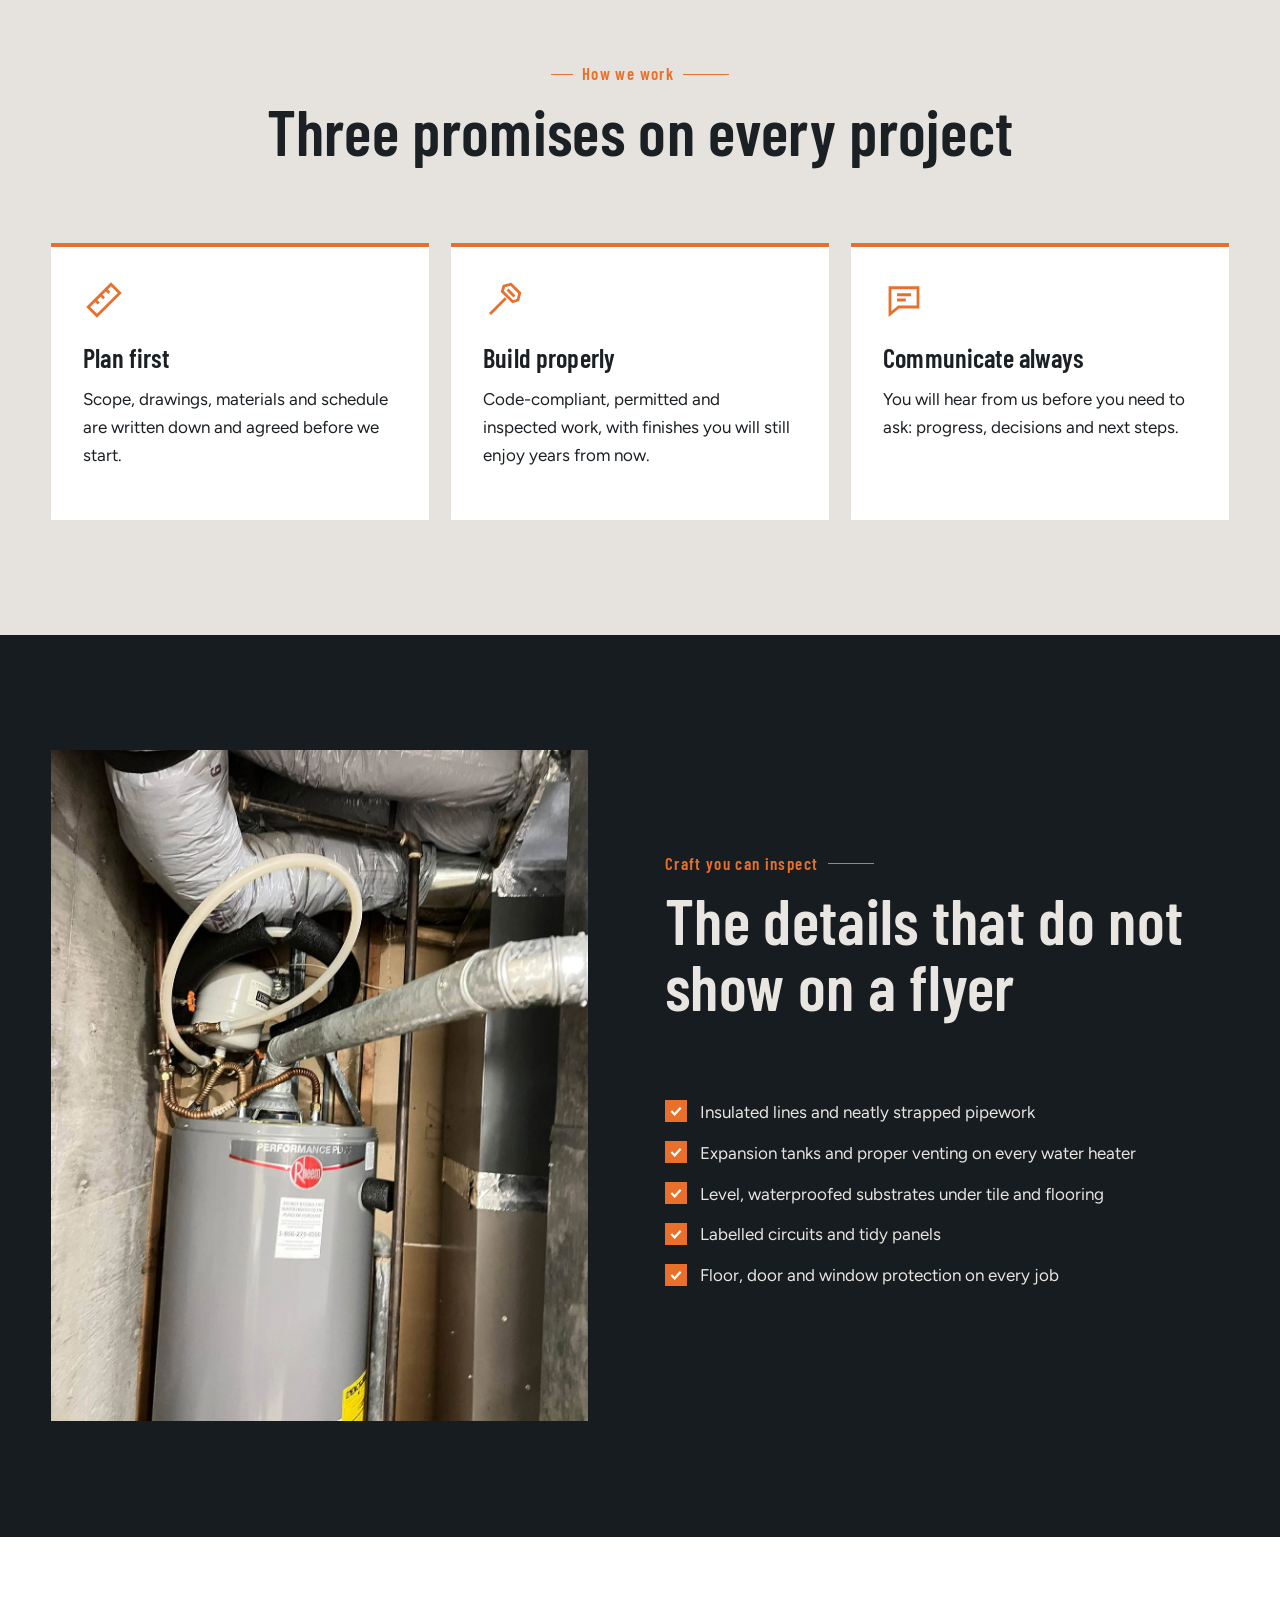
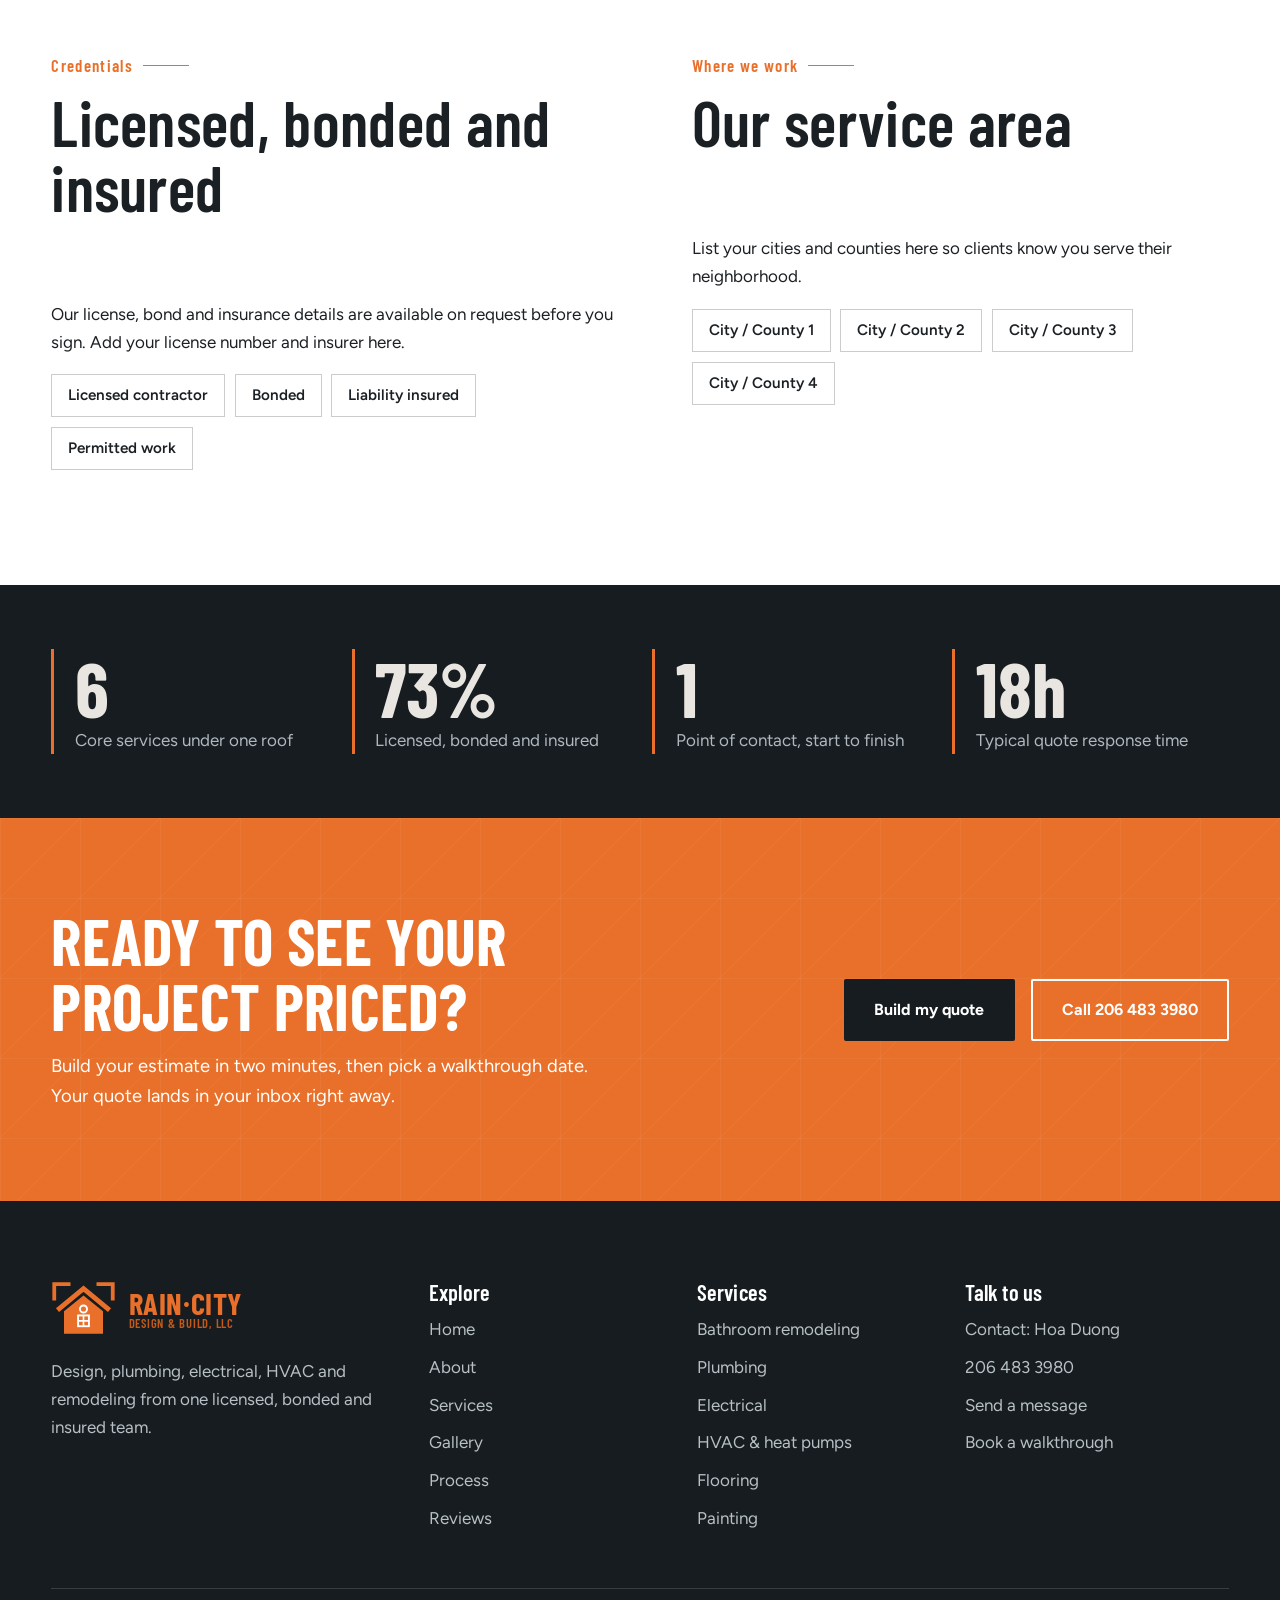
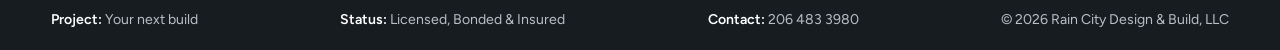
<file: about.html>
<!doctype html>
<html lang="en">
  <head>
    <meta charset="utf-8" />
    <meta
      name="viewport"
      content="width=device-width,initial-scale=1"
    />
    <title>
      About Us | Rain City Design &amp; Build, LLC
    </title>
    <meta
      name="description"
      content="Meet Rain City Design &amp; Build, LLC — a licensed, bonded and insured construction company handling design, plumbing, electrical, HVAC and remodeling."
    />
    <meta
      name="theme-color"
      content="#171C20"
    />
    <link
      rel="icon"
      href="assets/images/logo-mark.svg"
      type="image/svg+xml"
    />
    <link
      rel="preconnect"
      href="https://fonts.googleapis.com"
    />
    <link
      rel="preconnect"
      href="https://fonts.gstatic.com"
      crossorigin
    />
    <link
      href="https://fonts.googleapis.com/css2?family=Barlow+Condensed:wght@500;600;700&family=Figtree:wght@400;500;600;700&display=swap"
      rel="stylesheet"
    />
    <link
      rel="stylesheet"
      href="css/style.css"
    />
  </head>
  <body>
    <a
      class="skip"
      href="#main"
      >Skip to content</a
    >
    <div class="topbar">
      <div class="wrap">
        <span
          >Licensed, Bonded &amp; Insured &nbsp;|&nbsp;
          Plumbing, Electrical, HVAC &amp; Remodeling</span
        ><span
          >Call
          <a href="tel:+12064833980"><b>206 483 3980</b></a>
          &nbsp;|&nbsp; Contact: Hoa Duong</span
        >
      </div>
    </div>
    <header class="site">
      <div class="wrap nav">
        <a
          class="brand"
          href="index.html"
          aria-label="Rain City Design &amp; Build home"
          ><img
            src="assets/images/logo-mark.svg"
            alt=""
          /><span class="wm"
            ><b>RAIN·CITY</b
            ><small>DESIGN &amp; BUILD, LLC</small></span
          ></a
        >
        <button
          class="burger"
          aria-label="Menu"
          aria-expanded="false"
        >
          <span></span><span></span><span></span>
        </button>
        <nav
          class="menu"
          aria-label="Main"
        >
          <a
            class="l"
            href="index.html"
            >Home</a
          ><a
            class="l"
            href="about.html"
            >About</a
          ><a
            class="l"
            href="services.html"
            >Services</a
          ><a
            class="l"
            href="gallery.html"
            >Gallery</a
          ><a
            class="l"
            href="process.html"
            >Process</a
          ><a
            class="l"
            href="reviews.html"
            >Reviews</a
          ><a
            class="l"
            href="faq.html"
            >FAQ</a
          ><a
            class="l"
            href="contact.html"
            >Contact</a
          ><a
            class="btn"
            href="booking.html"
            >Book &amp; get a quote</a
          >
        </nav>
      </div>
      <div class="progress"></div>
    </header>
    <main id="main">
      <section
        class="phero"
        style="
          background-image: url(assets/images/vanity.jpg);
        "
      >
        <div class="wrap">
          <div class="crumbs">
            <a href="index.html">Home</a> / About
          </div>
          <h1>About Rain City</h1>
          <p>
            A licensed design-build company built on
            planning, craftsmanship and straight talk.
          </p>
        </div>
      </section>
      <section class="sec">
        <div class="wrap split">
          <div class="media rv">
            <img
              class="main"
              src="assets/images/owner.jpg"
              alt="Hoa Duong"
              style="object-position: 50% 15%"
            />
            <div class="tag">
              <b>Hoa Duong</b>Your point of contact
            </div>
          </div>
          <div class="rv">
            <div class="shead">
              <span class="dim">Our story</span>
              <h2>
                Why we do design and build under one roof
              </h2>
            </div>
            <p class="lead">
              Most remodeling frustration comes from
              handoffs: the plumber is waiting on the
              electrician, who is waiting on the tile
              setter. We built Rain City to remove the
              handoffs.
            </p>
            <p>
              Our team plans the project, orders the
              materials and performs the plumbing,
              electrical, heating and finish work. When the
              same company owns every step, schedules hold
              and quality stays consistent.
            </p>
            <p>
              Add your company story here: how the business
              started, how long you have been building and
              the kind of client you love working with.
            </p>
            <a
              class="btn"
              href="booking.html"
              >Start your project</a
            >
          </div>
        </div>
      </section>
      <section class="sec concrete">
        <div class="wrap">
          <div class="shead center">
            <span class="dim">How we work</span>
            <h2>Three promises on every project</h2>
          </div>
          <div class="vals">
            <div class="val">
              <svg
                viewBox="0 0 24 24"
                fill="none"
                stroke="currentColor"
                stroke-width="1.6"
              >
                <path d="m3 16 13-13 5 5L8 21z" />
                <path d="m7 12 2 2M10 9l2 2M13 6l2 2" />
              </svg>
              <h3>Plan first</h3>
              <p>
                Scope, drawings, materials and schedule are
                written down and agreed before we start.
              </p>
            </div>
            <div class="val">
              <svg
                viewBox="0 0 24 24"
                fill="none"
                stroke="currentColor"
                stroke-width="1.6"
              >
                <path
                  d="m14 6 4 4M4 20l9-9M12 4l4-1 5 5-1 4-3 1-6-6z"
                />
              </svg>
              <h3>Build properly</h3>
              <p>
                Code-compliant, permitted and inspected
                work, with finishes you will still enjoy
                years from now.
              </p>
            </div>
            <div class="val">
              <svg
                viewBox="0 0 24 24"
                fill="none"
                stroke="currentColor"
                stroke-width="1.6"
              >
                <path d="M4 5h16v11H9l-5 4z" />
                <path d="M8 9h8M8 12h5" />
              </svg>
              <h3>Communicate always</h3>
              <p>
                You will hear from us before you need to
                ask: progress, decisions and next steps.
              </p>
            </div>
          </div>
        </div>
      </section>
      <section class="sec dark">
        <div class="wrap split rev">
          <div class="rv">
            <img
              src="assets/images/water-heater.jpg"
              alt="Tidy water heater installation with insulated lines"
              style="
                aspect-ratio: 4/5;
                object-fit: cover;
                width: 100%;
              "
              loading="lazy"
            />
          </div>
          <div class="rv">
            <div class="shead">
              <span class="dim">Craft you can inspect</span>
              <h2>
                The details that do not show on a flyer
              </h2>
            </div>
            <ul class="checks">
              <li>
                Insulated lines and neatly strapped pipework
              </li>
              <li>
                Expansion tanks and proper venting on every
                water heater
              </li>
              <li>
                Level, waterproofed substrates under tile
                and flooring
              </li>
              <li>Labelled circuits and tidy panels</li>
              <li>
                Floor, door and window protection on every
                job
              </li>
            </ul>
          </div>
        </div>
      </section>
      <section class="sec white">
        <div
          class="wrap split"
          style="align-items: start"
        >
          <div>
            <div class="shead">
              <span class="dim">Credentials</span>
              <h2>Licensed, bonded and insured</h2>
            </div>
            <p>
              Our license, bond and insurance details are
              available on request before you sign. Add your
              license number and insurer here.
            </p>
            <div class="chips">
              <span>Licensed contractor</span
              ><span>Bonded</span
              ><span>Liability insured</span
              ><span>Permitted work</span>
            </div>
          </div>
          <div>
            <div class="shead">
              <span class="dim">Where we work</span>
              <h2>Our service area</h2>
            </div>
            <p>
              List your cities and counties here so clients
              know you serve their neighborhood.
            </p>
            <div class="chips">
              <span>City / County 1</span
              ><span>City / County 2</span
              ><span>City / County 3</span
              ><span>City / County 4</span>
            </div>
          </div>
        </div>
      </section>
      <section
        class="sec dark"
        style="padding: 4rem 0"
      >
        <div class="wrap stats">
          <div class="stat">
            <b
              data-count="8"
              data-suffix=""
              >0</b
            ><span>Core services under one roof</span>
          </div>
          <div class="stat">
            <b
              data-count="100"
              data-suffix="%"
              >0</b
            ><span>Licensed, bonded and insured</span>
          </div>
          <div class="stat">
            <b
              data-count="1"
              data-suffix=""
              >0</b
            ><span>Point of contact, start to finish</span>
          </div>
          <div class="stat">
            <b
              data-count="24"
              data-suffix="h"
              >0</b
            ><span>Typical quote response time</span>
          </div>
        </div>
      </section>
      <section class="cta-band">
        <div class="wrap">
          <div>
            <h2>Ready to see your project priced?</h2>
            <p>
              Build your estimate in two minutes, then pick
              a walkthrough date. Your quote lands in your
              inbox right away.
            </p>
          </div>
          <div
            style="
              display: flex;
              gap: 1rem;
              flex-wrap: wrap;
            "
          >
            <a
              class="btn"
              href="booking.html"
              >Build my quote</a
            ><a
              class="btn ghost"
              href="tel:+12064833980"
              >Call 206 483 3980</a
            >
          </div>
        </div>
      </section>
    </main>
    <footer class="site">
      <div class="wrap">
        <div class="grid">
          <div>
            <a
              class="brand"
              href="index.html"
              ><img
                src="assets/images/logo-mark.svg"
                alt=""
                style="height: 56px"
              /><span class="wm"
                ><b>RAIN·CITY</b
                ><small
                  >DESIGN &amp; BUILD, LLC</small
                ></span
              ></a
            >
            <p style="margin-top: 1.2rem; max-width: 34ch">
              Design, plumbing, electrical, HVAC and
              remodeling from one licensed, bonded and
              insured team.
            </p>
          </div>
          <div>
            <h4>Explore</h4>
            <ul>
              <li><a href="index.html">Home</a></li>
              <li><a href="about.html">About</a></li>
              <li><a href="services.html">Services</a></li>
              <li><a href="gallery.html">Gallery</a></li>
              <li><a href="process.html">Process</a></li>
              <li><a href="reviews.html">Reviews</a></li>
            </ul>
          </div>
          <div>
            <h4>Services</h4>
            <ul>
              <li>
                <a href="booking.html?service=bathroom"
                  >Bathroom remodeling</a
                >
              </li>
              <li>
                <a href="booking.html?service=plumbing"
                  >Plumbing</a
                >
              </li>
              <li>
                <a href="booking.html?service=electrical"
                  >Electrical</a
                >
              </li>
              <li>
                <a href="booking.html?service=hvac"
                  >HVAC &amp; heat pumps</a
                >
              </li>
              <li>
                <a href="booking.html?service=flooring"
                  >Flooring</a
                >
              </li>
              <li>
                <a href="booking.html?service=painting"
                  >Painting</a
                >
              </li>
            </ul>
          </div>
          <div>
            <h4>Talk to us</h4>
            <ul>
              <li>Contact: Hoa Duong</li>
              <li>
                <a href="tel:+12064833980">206 483 3980</a>
              </li>
              <li>
                <a href="contact.html">Send a message</a>
              </li>
              <li>
                <a href="booking.html"
                  >Book a walkthrough</a
                >
              </li>
            </ul>
          </div>
        </div>
        <div class="titleblock">
          <span><b>Project:</b> Your next build</span
          ><span
            ><b>Status:</b> Licensed, Bonded &amp;
            Insured</span
          ><span><b>Contact:</b> 206 483 3980</span
          ><span
            >&copy; <span id="yr">2026</span> Rain City
            Design &amp; Build, LLC</span
          >
        </div>
      </div>
    </footer>
    <a
      class="btn floatcall"
      href="tel:+12064833980"
      >Call 206 483 3980</a
    >
    <script src="js/config.js"></script>
    <script src="js/main.js"></script>
  </body>
</html>
</file>
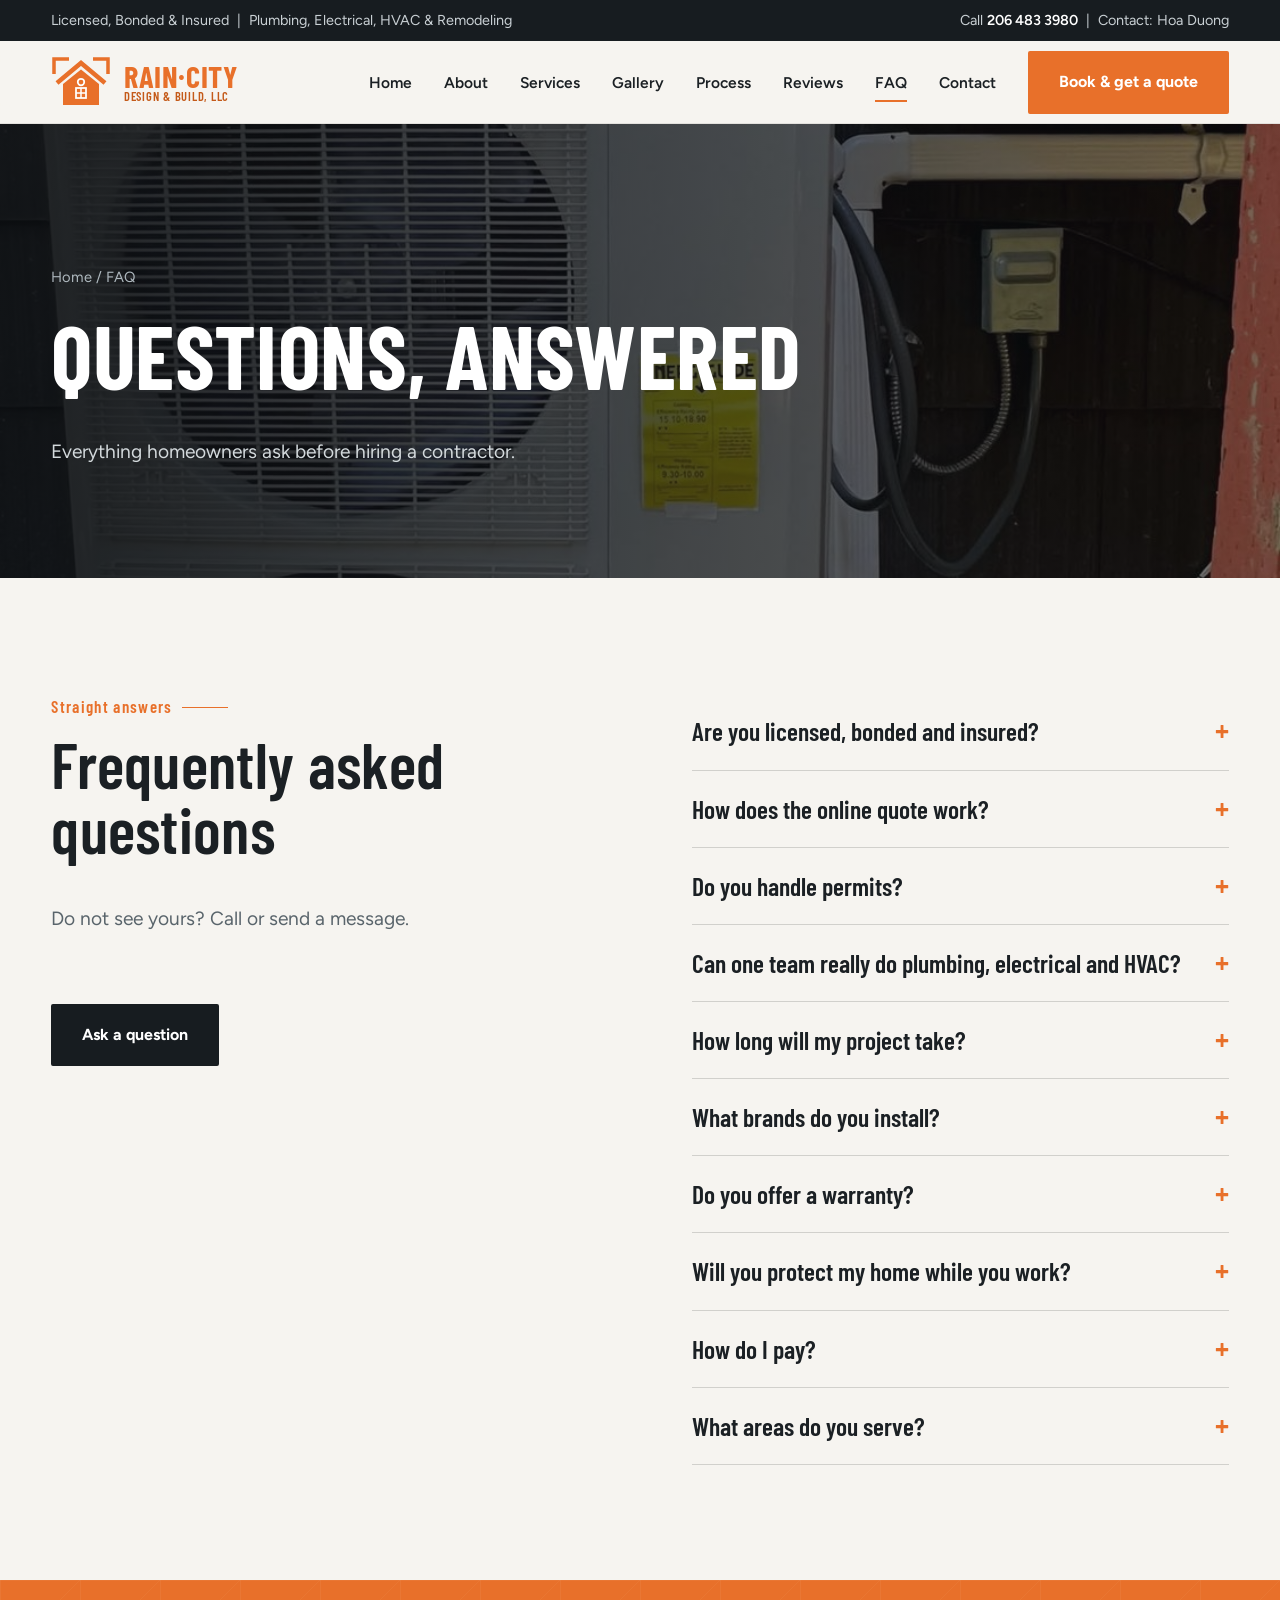
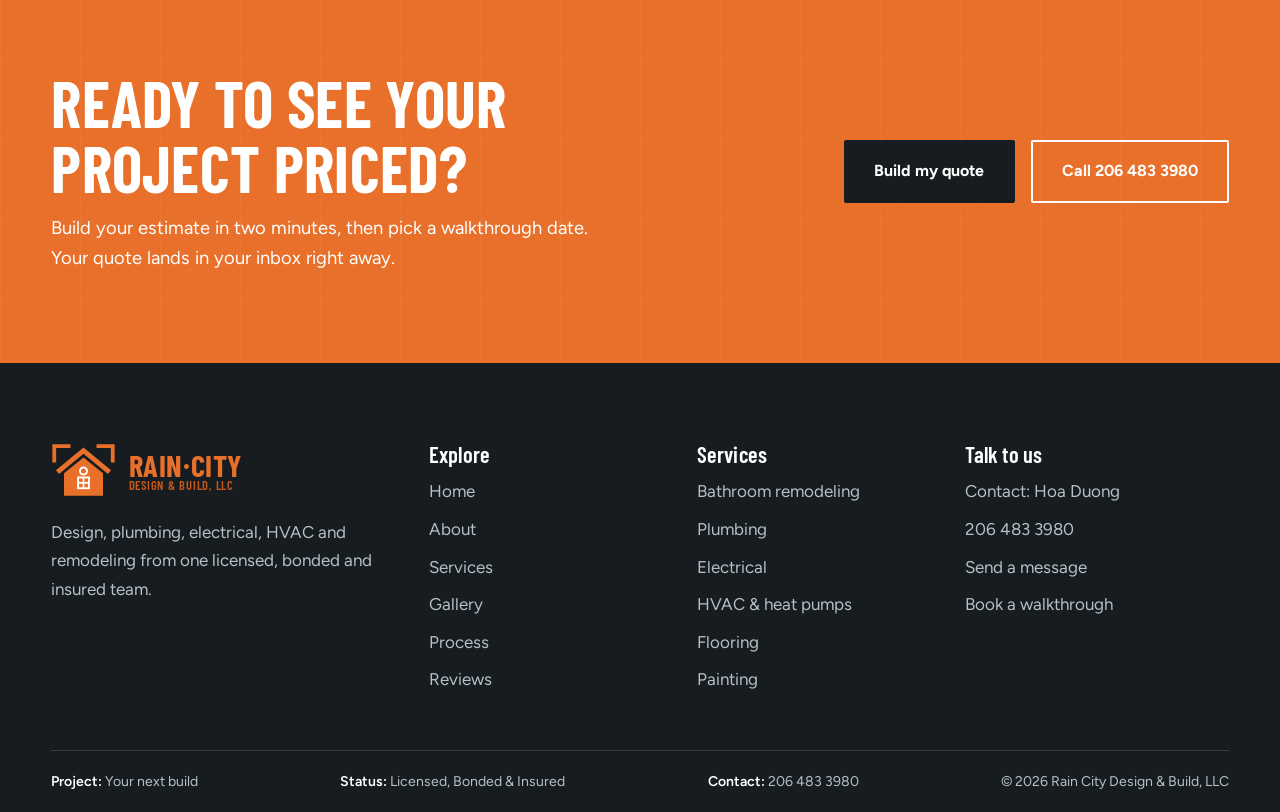
<file: faq.html>
<!doctype html>
<html lang="en">
  <head>
    <meta charset="utf-8" />
    <meta
      name="viewport"
      content="width=device-width,initial-scale=1"
    />
    <title>FAQ | Rain City Design &amp; Build, LLC</title>
    <meta
      name="description"
      content="Answers about licensing, quotes, permits, timelines, warranties and booking with Rain City Design &amp; Build."
    />
    <meta
      name="theme-color"
      content="#171C20"
    />
    <link
      rel="icon"
      href="assets/images/logo-mark.svg"
      type="image/svg+xml"
    />
    <link
      rel="preconnect"
      href="https://fonts.googleapis.com"
    />
    <link
      rel="preconnect"
      href="https://fonts.gstatic.com"
      crossorigin
    />
    <link
      href="https://fonts.googleapis.com/css2?family=Barlow+Condensed:wght@500;600;700&family=Figtree:wght@400;500;600;700&display=swap"
      rel="stylesheet"
    />
    <link
      rel="stylesheet"
      href="css/style.css"
    />
  </head>
  <body>
    <a
      class="skip"
      href="#main"
      >Skip to content</a
    >
    <div class="topbar">
      <div class="wrap">
        <span
          >Licensed, Bonded &amp; Insured &nbsp;|&nbsp;
          Plumbing, Electrical, HVAC &amp; Remodeling</span
        ><span
          >Call
          <a href="tel:+12064833980"><b>206 483 3980</b></a>
          &nbsp;|&nbsp; Contact: Hoa Duong</span
        >
      </div>
    </div>
    <header class="site">
      <div class="wrap nav">
        <a
          class="brand"
          href="index.html"
          aria-label="Rain City Design &amp; Build home"
          ><img
            src="assets/images/logo-mark.svg"
            alt=""
          /><span class="wm"
            ><b>RAIN·CITY</b
            ><small>DESIGN &amp; BUILD, LLC</small></span
          ></a
        >
        <button
          class="burger"
          aria-label="Menu"
          aria-expanded="false"
        >
          <span></span><span></span><span></span>
        </button>
        <nav
          class="menu"
          aria-label="Main"
        >
          <a
            class="l"
            href="index.html"
            >Home</a
          ><a
            class="l"
            href="about.html"
            >About</a
          ><a
            class="l"
            href="services.html"
            >Services</a
          ><a
            class="l"
            href="gallery.html"
            >Gallery</a
          ><a
            class="l"
            href="process.html"
            >Process</a
          ><a
            class="l"
            href="reviews.html"
            >Reviews</a
          ><a
            class="l"
            href="faq.html"
            >FAQ</a
          ><a
            class="l"
            href="contact.html"
            >Contact</a
          ><a
            class="btn"
            href="booking.html"
            >Book &amp; get a quote</a
          >
        </nav>
      </div>
      <div class="progress"></div>
    </header>
    <main id="main">
      <section
        class="phero"
        style="
          background-image: url(assets/images/heat-pump.jpg);
        "
      >
        <div class="wrap">
          <div class="crumbs">
            <a href="index.html">Home</a> / FAQ
          </div>
          <h1>Questions, answered</h1>
          <p>
            Everything homeowners ask before hiring a
            contractor.
          </p>
        </div>
      </section>
      <section class="sec">
        <div
          class="wrap split"
          style="align-items: start"
        >
          <div>
            <div class="shead">
              <span class="dim">Straight answers</span>
              <h2>Frequently asked questions</h2>
              <p class="lead">
                Do not see yours? Call or send a message.
              </p>
            </div>
            <a
              class="btn dark"
              href="contact.html"
              >Ask a question</a
            >
          </div>
          <div class="faq">
            <details>
              <summary>
                Are you licensed, bonded and insured?
              </summary>
              <p>
                Yes. Rain City Design &amp; Build, LLC is
                licensed, bonded and insured for the
                plumbing, electrical and remodeling work we
                perform. Proof of insurance is available on
                request before work begins.
              </p>
            </details>
            <details>
              <summary>
                How does the online quote work?
              </summary>
              <p>
                Choose your services, enter approximate
                sizes and finish level, and the calculator
                shows a live estimate range. Book a
                preferred date and the full quote is emailed
                to you while our office receives a copy.
                Final pricing is confirmed after a
                walkthrough.
              </p>
            </details>
            <details>
              <summary>Do you handle permits?</summary>
              <p>
                We pull the permits that your project
                requires and schedule inspections, so you
                are not left navigating city paperwork.
              </p>
            </details>
            <details>
              <summary>
                Can one team really do plumbing, electrical
                and HVAC?
              </summary>
              <p>
                That is exactly why clients hire us. Trades
                are coordinated under one schedule, so a
                bathroom remodel does not stall waiting for
                an electrician or a plumber to become
                available.
              </p>
            </details>
            <details>
              <summary>
                How long will my project take?
              </summary>
              <p>
                A sump pump or water heater swap is usually
                a single visit. A bathroom remodel typically
                runs a couple of weeks once materials are on
                site; larger remodels are scheduled in
                phases. Your written plan includes dates.
              </p>
            </details>
            <details>
              <summary>What brands do you install?</summary>
              <p>
                We install what suits the job and your
                budget. Recent work includes Pioneer
                ductless heat pumps and Rheem water heaters,
                and we will source alternatives if you have
                a preference.
              </p>
            </details>
            <details>
              <summary>Do you offer a warranty?</summary>
              <p>
                We stand behind our workmanship, and
                manufacturer warranties apply to the
                equipment and materials we supply. Warranty
                terms are written into your quote.
              </p>
            </details>
            <details>
              <summary>
                Will you protect my home while you work?
              </summary>
              <p>
                Yes. Floors, openings and fixtures are
                masked and covered, dust is contained, and
                each day finishes with a clean-up.
              </p>
            </details>
            <details>
              <summary>How do I pay?</summary>
              <p>
                A deposit secures your date and materials,
                with progress payments tied to milestones
                and a final payment at completion. The
                schedule is listed in your quote.
              </p>
            </details>
            <details>
              <summary>What areas do you serve?</summary>
              <p>
                Contact us with your address and we will
                confirm availability. Service-area details
                can be added here.
              </p>
            </details>
          </div>
        </div>
      </section>
      <section class="cta-band">
        <div class="wrap">
          <div>
            <h2>Ready to see your project priced?</h2>
            <p>
              Build your estimate in two minutes, then pick
              a walkthrough date. Your quote lands in your
              inbox right away.
            </p>
          </div>
          <div
            style="
              display: flex;
              gap: 1rem;
              flex-wrap: wrap;
            "
          >
            <a
              class="btn"
              href="booking.html"
              >Build my quote</a
            ><a
              class="btn ghost"
              href="tel:+12064833980"
              >Call 206 483 3980</a
            >
          </div>
        </div>
      </section>
    </main>
    <footer class="site">
      <div class="wrap">
        <div class="grid">
          <div>
            <a
              class="brand"
              href="index.html"
              ><img
                src="assets/images/logo-mark.svg"
                alt=""
                style="height: 56px"
              /><span class="wm"
                ><b>RAIN·CITY</b
                ><small
                  >DESIGN &amp; BUILD, LLC</small
                ></span
              ></a
            >
            <p style="margin-top: 1.2rem; max-width: 34ch">
              Design, plumbing, electrical, HVAC and
              remodeling from one licensed, bonded and
              insured team.
            </p>
          </div>
          <div>
            <h4>Explore</h4>
            <ul>
              <li><a href="index.html">Home</a></li>
              <li><a href="about.html">About</a></li>
              <li><a href="services.html">Services</a></li>
              <li><a href="gallery.html">Gallery</a></li>
              <li><a href="process.html">Process</a></li>
              <li><a href="reviews.html">Reviews</a></li>
            </ul>
          </div>
          <div>
            <h4>Services</h4>
            <ul>
              <li>
                <a href="booking.html?service=bathroom"
                  >Bathroom remodeling</a
                >
              </li>
              <li>
                <a href="booking.html?service=plumbing"
                  >Plumbing</a
                >
              </li>
              <li>
                <a href="booking.html?service=electrical"
                  >Electrical</a
                >
              </li>
              <li>
                <a href="booking.html?service=hvac"
                  >HVAC &amp; heat pumps</a
                >
              </li>
              <li>
                <a href="booking.html?service=flooring"
                  >Flooring</a
                >
              </li>
              <li>
                <a href="booking.html?service=painting"
                  >Painting</a
                >
              </li>
            </ul>
          </div>
          <div>
            <h4>Talk to us</h4>
            <ul>
              <li>Contact: Hoa Duong</li>
              <li>
                <a href="tel:+12064833980">206 483 3980</a>
              </li>
              <li>
                <a href="contact.html">Send a message</a>
              </li>
              <li>
                <a href="booking.html"
                  >Book a walkthrough</a
                >
              </li>
            </ul>
          </div>
        </div>
        <div class="titleblock">
          <span><b>Project:</b> Your next build</span
          ><span
            ><b>Status:</b> Licensed, Bonded &amp;
            Insured</span
          ><span><b>Contact:</b> 206 483 3980</span
          ><span
            >&copy; <span id="yr">2026</span> Rain City
            Design &amp; Build, LLC</span
          >
        </div>
      </div>
    </footer>
    <a
      class="btn floatcall"
      href="tel:+12064833980"
      >Call 206 483 3980</a
    >
    <script src="js/config.js"></script>
    <script src="js/main.js"></script>
  </body>
</html>
</file>
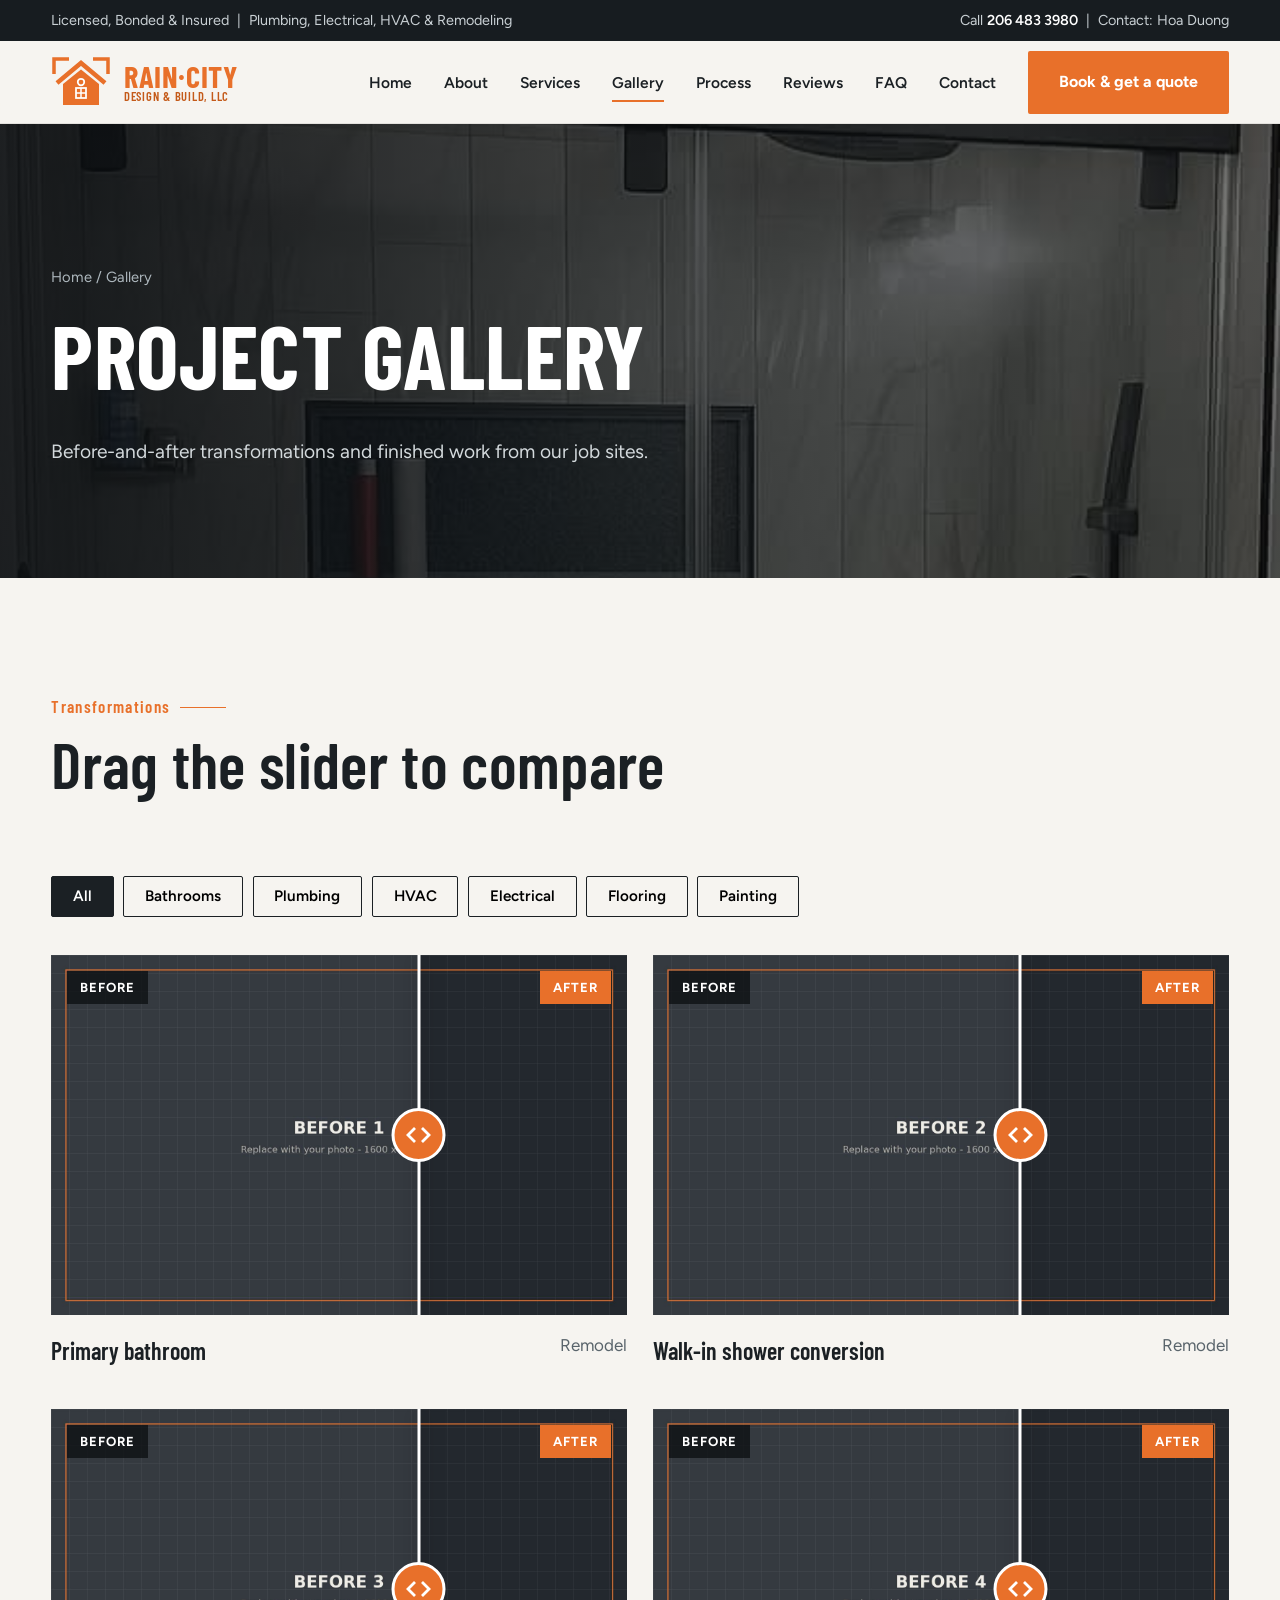
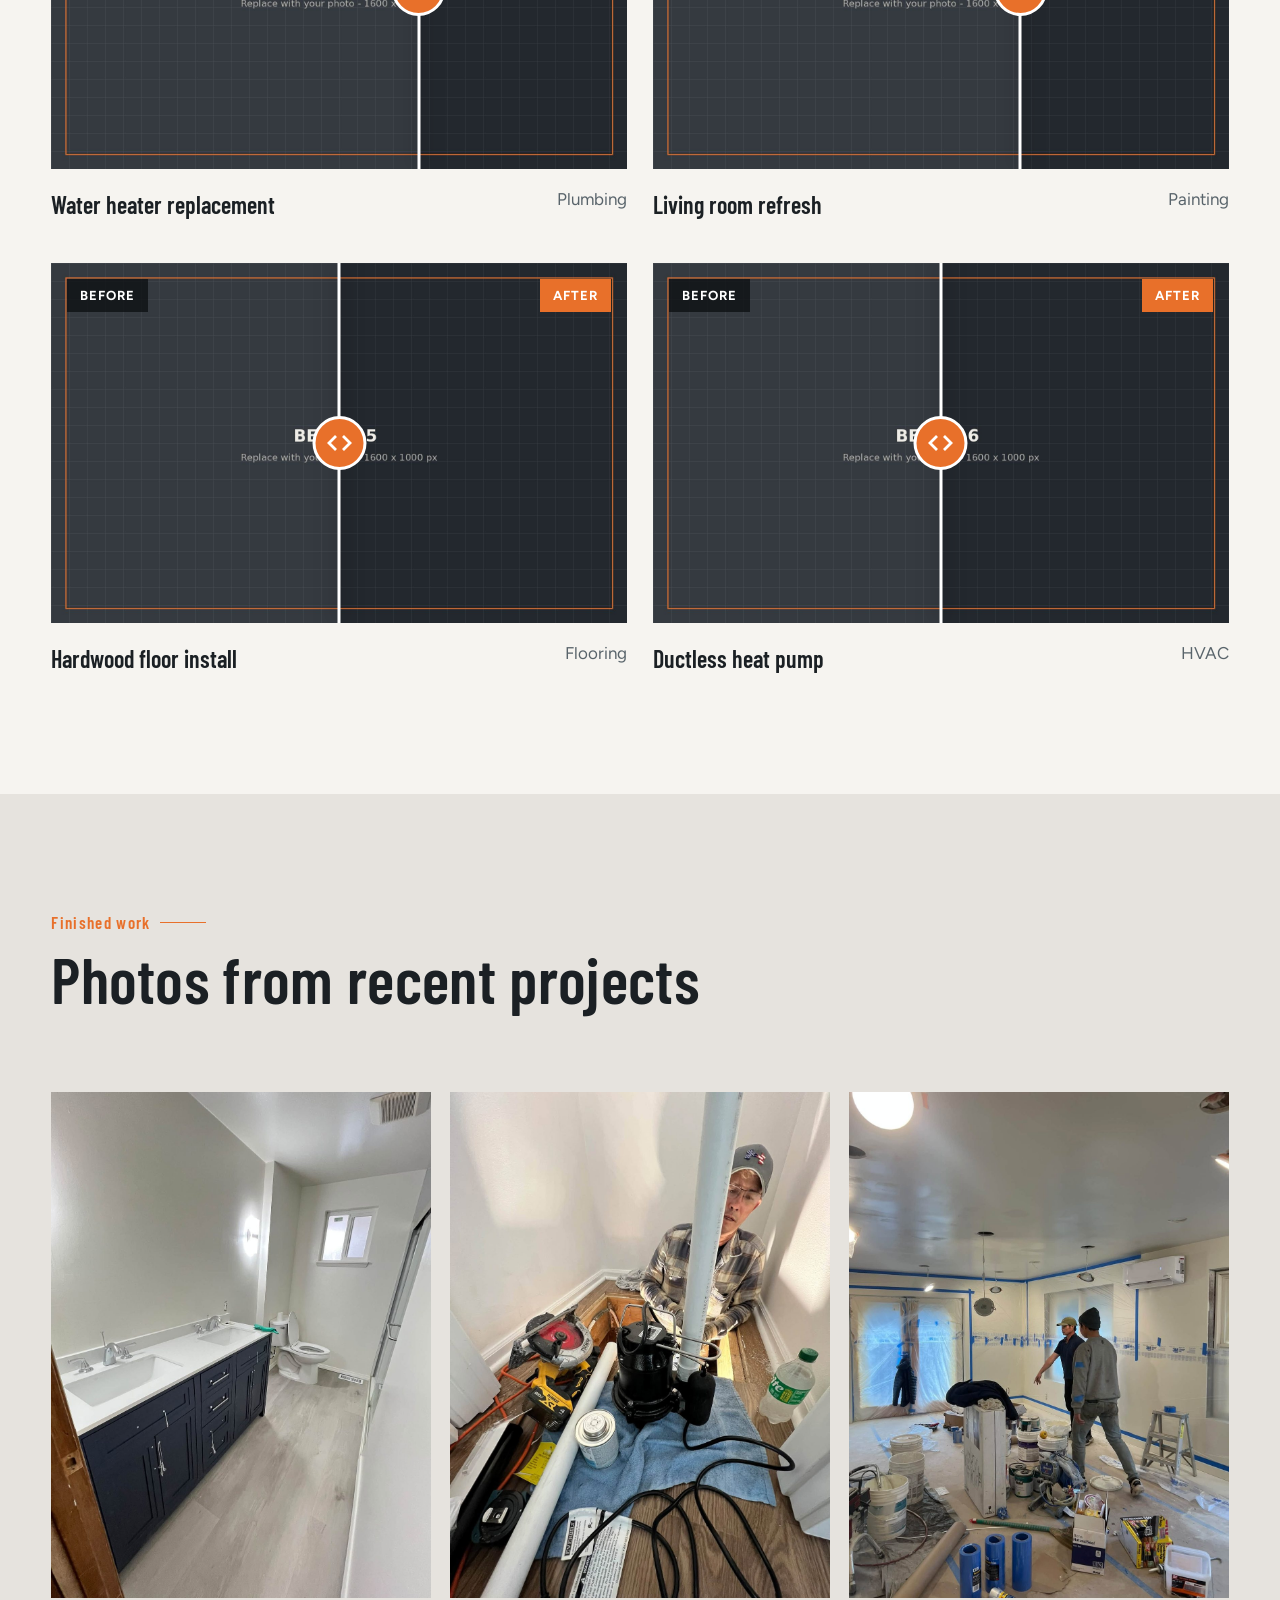
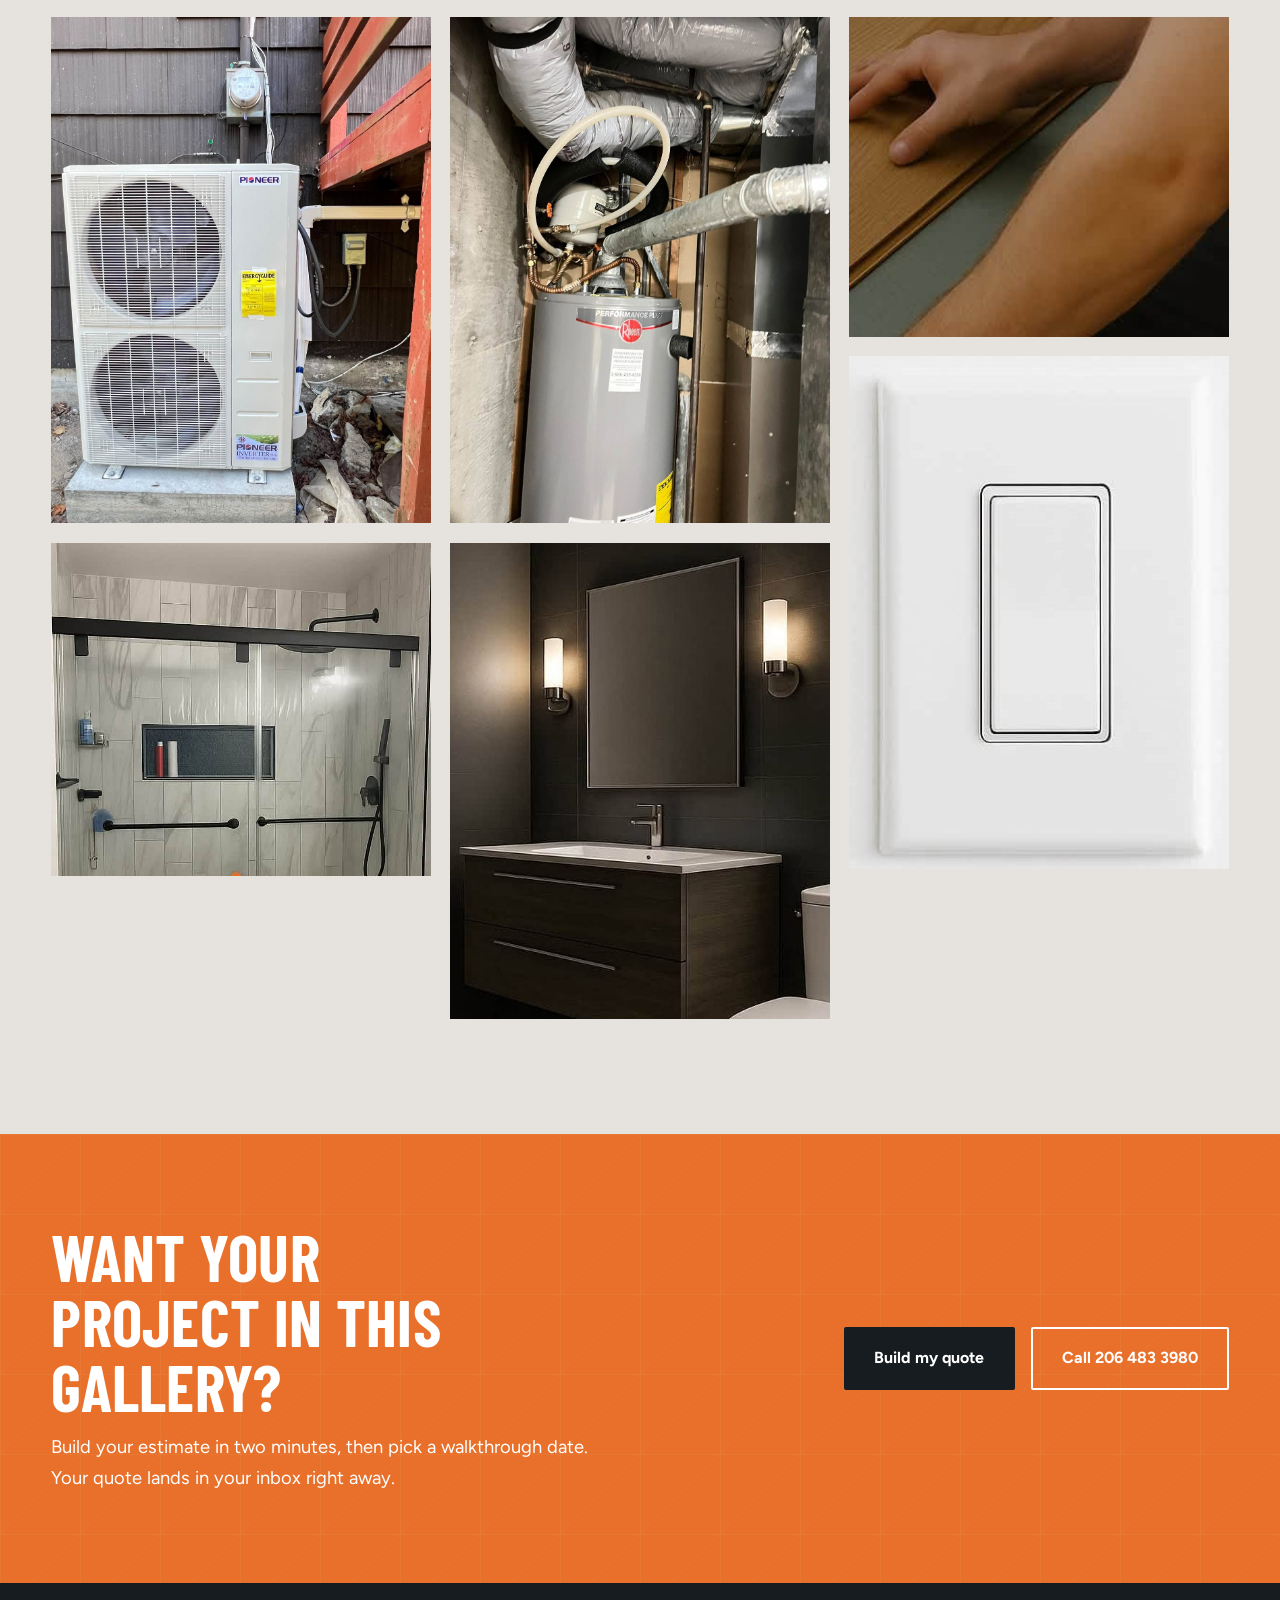
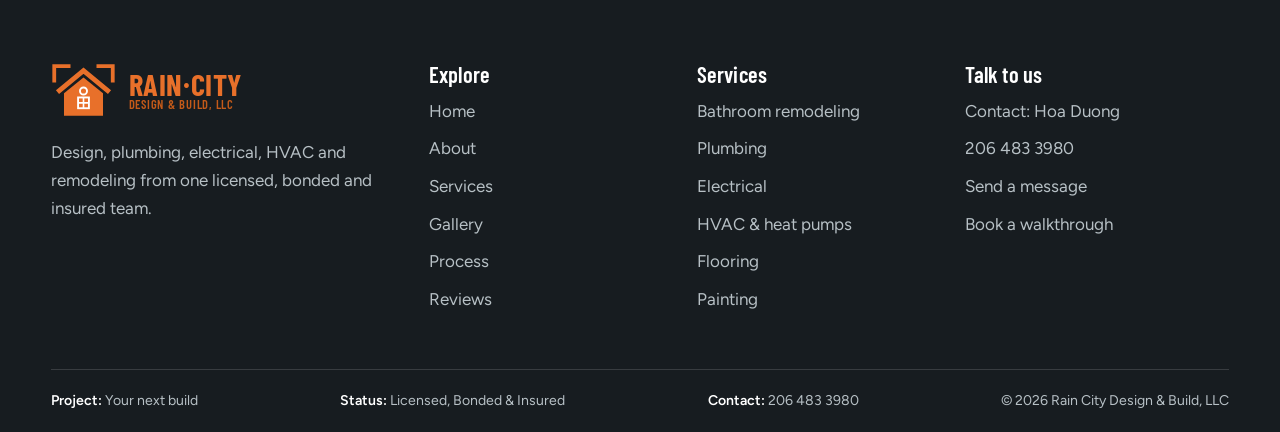
<file: gallery.html>
<!doctype html>
<html lang="en">
  <head>
    <meta charset="utf-8" />
    <meta
      name="viewport"
      content="width=device-width,initial-scale=1"
    />
    <title>
      Project Gallery | Rain City Design &amp; Build, LLC
    </title>
    <meta
      name="description"
      content="Before-and-after photos and finished work by Rain City Design &amp; Build, LLC."
    />
    <meta
      name="theme-color"
      content="#171C20"
    />
    <link
      rel="icon"
      href="assets/images/logo-mark.svg"
      type="image/svg+xml"
    />
    <link
      rel="preconnect"
      href="https://fonts.googleapis.com"
    />
    <link
      rel="preconnect"
      href="https://fonts.gstatic.com"
      crossorigin
    />
    <link
      href="https://fonts.googleapis.com/css2?family=Barlow+Condensed:wght@500;600;700&family=Figtree:wght@400;500;600;700&display=swap"
      rel="stylesheet"
    />
    <link
      rel="stylesheet"
      href="css/style.css"
    />
  </head>
  <body>
    <a
      class="skip"
      href="#main"
      >Skip to content</a
    >
    <div class="topbar">
      <div class="wrap">
        <span
          >Licensed, Bonded &amp; Insured &nbsp;|&nbsp;
          Plumbing, Electrical, HVAC &amp; Remodeling</span
        ><span
          >Call
          <a href="tel:+12064833980"><b>206 483 3980</b></a>
          &nbsp;|&nbsp; Contact: Hoa Duong</span
        >
      </div>
    </div>
    <header class="site">
      <div class="wrap nav">
        <a
          class="brand"
          href="index.html"
          aria-label="Rain City Design &amp; Build home"
          ><img
            src="assets/images/logo-mark.svg"
            alt=""
          /><span class="wm"
            ><b>RAIN·CITY</b
            ><small>DESIGN &amp; BUILD, LLC</small></span
          ></a
        >
        <button
          class="burger"
          aria-label="Menu"
          aria-expanded="false"
        >
          <span></span><span></span><span></span>
        </button>
        <nav
          class="menu"
          aria-label="Main"
        >
          <a
            class="l"
            href="index.html"
            >Home</a
          ><a
            class="l"
            href="about.html"
            >About</a
          ><a
            class="l"
            href="services.html"
            >Services</a
          ><a
            class="l"
            href="gallery.html"
            >Gallery</a
          ><a
            class="l"
            href="process.html"
            >Process</a
          ><a
            class="l"
            href="reviews.html"
            >Reviews</a
          ><a
            class="l"
            href="faq.html"
            >FAQ</a
          ><a
            class="l"
            href="contact.html"
            >Contact</a
          ><a
            class="btn"
            href="booking.html"
            >Book &amp; get a quote</a
          >
        </nav>
      </div>
      <div class="progress"></div>
    </header>
    <main id="main">
      <section
        class="phero"
        style="
          background-image: url(assets/images/shower.jpg);
        "
      >
        <div class="wrap">
          <div class="crumbs">
            <a href="index.html">Home</a> / Gallery
          </div>
          <h1>Project gallery</h1>
          <p>
            Before-and-after transformations and finished
            work from our job sites.
          </p>
        </div>
      </section>
      <section class="sec">
        <div class="wrap">
          <div class="shead">
            <span class="dim">Transformations</span>
            <h2>Drag the slider to compare</h2>
          </div>
          <div
            class="filters"
            role="group"
            aria-label="Filter projects"
          >
            <button
              data-f="all"
              class="on"
            >
              All</button
            ><button
              data-f="bathrooms"
              class=""
            >
              Bathrooms</button
            ><button
              data-f="plumbing"
              class=""
            >
              Plumbing</button
            ><button
              data-f="hvac"
              class=""
            >
              HVAC</button
            ><button
              data-f="electrical"
              class=""
            >
              Electrical</button
            ><button
              data-f="flooring"
              class=""
            >
              Flooring</button
            ><button
              data-f="painting"
              class=""
            >
              Painting
            </button>
          </div>
          <div class="bagrid">
            <div
              class="item"
              data-cat="bathrooms"
            >
              <div
                class="ba"
                aria-label="Before and after: Primary bathroom"
              >
                <img
                  src="assets/images/before-1.jpg"
                  alt="Before: Primary bathroom"
                /><img
                  class="af"
                  src="assets/images/after-1.jpg"
                  alt="After: Primary bathroom"
                /><span class="lab b">BEFORE</span
                ><span class="lab a">AFTER</span>
                <div class="bar"></div>
                <input
                  type="range"
                  min="0"
                  max="100"
                  value="50"
                  aria-label="Drag to compare before and after"
                />
              </div>
              <div class="bacap">
                <b>Primary bathroom</b><span>Remodel</span>
              </div>
            </div>
            <div
              class="item"
              data-cat="bathrooms"
            >
              <div
                class="ba"
                aria-label="Before and after: Walk-in shower conversion"
              >
                <img
                  src="assets/images/before-2.jpg"
                  alt="Before: Walk-in shower conversion"
                /><img
                  class="af"
                  src="assets/images/after-2.jpg"
                  alt="After: Walk-in shower conversion"
                /><span class="lab b">BEFORE</span
                ><span class="lab a">AFTER</span>
                <div class="bar"></div>
                <input
                  type="range"
                  min="0"
                  max="100"
                  value="50"
                  aria-label="Drag to compare before and after"
                />
              </div>
              <div class="bacap">
                <b>Walk-in shower conversion</b
                ><span>Remodel</span>
              </div>
            </div>
            <div
              class="item"
              data-cat="plumbing"
            >
              <div
                class="ba"
                aria-label="Before and after: Water heater replacement"
              >
                <img
                  src="assets/images/before-3.jpg"
                  alt="Before: Water heater replacement"
                /><img
                  class="af"
                  src="assets/images/after-3.jpg"
                  alt="After: Water heater replacement"
                /><span class="lab b">BEFORE</span
                ><span class="lab a">AFTER</span>
                <div class="bar"></div>
                <input
                  type="range"
                  min="0"
                  max="100"
                  value="50"
                  aria-label="Drag to compare before and after"
                />
              </div>
              <div class="bacap">
                <b>Water heater replacement</b
                ><span>Plumbing</span>
              </div>
            </div>
            <div
              class="item"
              data-cat="painting"
            >
              <div
                class="ba"
                aria-label="Before and after: Living room refresh"
              >
                <img
                  src="assets/images/before-4.jpg"
                  alt="Before: Living room refresh"
                /><img
                  class="af"
                  src="assets/images/after-4.jpg"
                  alt="After: Living room refresh"
                /><span class="lab b">BEFORE</span
                ><span class="lab a">AFTER</span>
                <div class="bar"></div>
                <input
                  type="range"
                  min="0"
                  max="100"
                  value="50"
                  aria-label="Drag to compare before and after"
                />
              </div>
              <div class="bacap">
                <b>Living room refresh</b
                ><span>Painting</span>
              </div>
            </div>
            <div
              class="item"
              data-cat="flooring"
            >
              <div
                class="ba"
                aria-label="Before and after: Hardwood floor install"
              >
                <img
                  src="assets/images/before-5.jpg"
                  alt="Before: Hardwood floor install"
                /><img
                  class="af"
                  src="assets/images/after-5.jpg"
                  alt="After: Hardwood floor install"
                /><span class="lab b">BEFORE</span
                ><span class="lab a">AFTER</span>
                <div class="bar"></div>
                <input
                  type="range"
                  min="0"
                  max="100"
                  value="50"
                  aria-label="Drag to compare before and after"
                />
              </div>
              <div class="bacap">
                <b>Hardwood floor install</b
                ><span>Flooring</span>
              </div>
            </div>
            <div
              class="item"
              data-cat="hvac"
            >
              <div
                class="ba"
                aria-label="Before and after: Ductless heat pump"
              >
                <img
                  src="assets/images/before-6.jpg"
                  alt="Before: Ductless heat pump"
                /><img
                  class="af"
                  src="assets/images/after-6.jpg"
                  alt="After: Ductless heat pump"
                /><span class="lab b">BEFORE</span
                ><span class="lab a">AFTER</span>
                <div class="bar"></div>
                <input
                  type="range"
                  min="0"
                  max="100"
                  value="50"
                  aria-label="Drag to compare before and after"
                />
              </div>
              <div class="bacap">
                <b>Ductless heat pump</b><span>HVAC</span>
              </div>
            </div>
          </div>
        </div>
      </section>
      <section class="sec concrete">
        <div class="wrap">
          <div class="shead">
            <span class="dim">Finished work</span>
            <h2>Photos from recent projects</h2>
          </div>
          <div class="mason">
            <figure data-cat="bathrooms">
              <img
                src="assets/images/vanity.jpg"
                alt="Double-vanity bathroom"
                loading="lazy"
              />
              <figcaption>
                Double-vanity bathroom
              </figcaption>
            </figure>
            <figure data-cat="hvac">
              <img
                src="assets/images/heat-pump.jpg"
                alt="Ductless heat pump outdoor unit"
                loading="lazy"
              />
              <figcaption>
                Ductless heat pump outdoor unit
              </figcaption>
            </figure>
            <figure data-cat="bathrooms">
              <img
                src="assets/images/shower.jpg"
                alt="Walk-in tile shower"
                loading="lazy"
              />
              <figcaption>Walk-in tile shower</figcaption>
            </figure>
            <figure data-cat="plumbing">
              <img
                src="assets/images/sump-pump.jpg"
                alt="Sump pump replacement"
                loading="lazy"
              />
              <figcaption>Sump pump replacement</figcaption>
            </figure>
            <figure data-cat="plumbing">
              <img
                src="assets/images/water-heater.jpg"
                alt="Water heater with expansion tank"
                loading="lazy"
              />
              <figcaption>
                Water heater with expansion tank
              </figcaption>
            </figure>
            <figure data-cat="bathrooms">
              <img
                src="assets/images/dark-bath.jpg"
                alt="Dark modern bathroom"
                loading="lazy"
              />
              <figcaption>Dark modern bathroom</figcaption>
            </figure>
            <figure data-cat="painting">
              <img
                src="assets/images/paint-prep.jpg"
                alt="Interior prep before paint"
                loading="lazy"
              />
              <figcaption>
                Interior prep before paint
              </figcaption>
            </figure>
            <figure data-cat="flooring">
              <img
                src="assets/images/flooring.jpg"
                alt="Hardwood installation"
                loading="lazy"
              />
              <figcaption>Hardwood installation</figcaption>
            </figure>
            <figure data-cat="electrical">
              <img
                src="assets/images/electrical.jpg"
                alt="Switch and outlet upgrade"
                loading="lazy"
              />
              <figcaption>
                Switch and outlet upgrade
              </figcaption>
            </figure>
          </div>
        </div>
      </section>
      <div class="lb">
        <button aria-label="Close">&times;</button
        ><img alt="" />
        <p></p>
      </div>
      <section class="cta-band">
        <div class="wrap">
          <div>
            <h2>Want your project in this gallery?</h2>
            <p>
              Build your estimate in two minutes, then pick
              a walkthrough date. Your quote lands in your
              inbox right away.
            </p>
          </div>
          <div
            style="
              display: flex;
              gap: 1rem;
              flex-wrap: wrap;
            "
          >
            <a
              class="btn"
              href="booking.html"
              >Build my quote</a
            ><a
              class="btn ghost"
              href="tel:+12064833980"
              >Call 206 483 3980</a
            >
          </div>
        </div>
      </section>
    </main>
    <footer class="site">
      <div class="wrap">
        <div class="grid">
          <div>
            <a
              class="brand"
              href="index.html"
              ><img
                src="assets/images/logo-mark.svg"
                alt=""
                style="height: 56px"
              /><span class="wm"
                ><b>RAIN·CITY</b
                ><small
                  >DESIGN &amp; BUILD, LLC</small
                ></span
              ></a
            >
            <p style="margin-top: 1.2rem; max-width: 34ch">
              Design, plumbing, electrical, HVAC and
              remodeling from one licensed, bonded and
              insured team.
            </p>
          </div>
          <div>
            <h4>Explore</h4>
            <ul>
              <li><a href="index.html">Home</a></li>
              <li><a href="about.html">About</a></li>
              <li><a href="services.html">Services</a></li>
              <li><a href="gallery.html">Gallery</a></li>
              <li><a href="process.html">Process</a></li>
              <li><a href="reviews.html">Reviews</a></li>
            </ul>
          </div>
          <div>
            <h4>Services</h4>
            <ul>
              <li>
                <a href="booking.html?service=bathroom"
                  >Bathroom remodeling</a
                >
              </li>
              <li>
                <a href="booking.html?service=plumbing"
                  >Plumbing</a
                >
              </li>
              <li>
                <a href="booking.html?service=electrical"
                  >Electrical</a
                >
              </li>
              <li>
                <a href="booking.html?service=hvac"
                  >HVAC &amp; heat pumps</a
                >
              </li>
              <li>
                <a href="booking.html?service=flooring"
                  >Flooring</a
                >
              </li>
              <li>
                <a href="booking.html?service=painting"
                  >Painting</a
                >
              </li>
            </ul>
          </div>
          <div>
            <h4>Talk to us</h4>
            <ul>
              <li>Contact: Hoa Duong</li>
              <li>
                <a href="tel:+12064833980">206 483 3980</a>
              </li>
              <li>
                <a href="contact.html">Send a message</a>
              </li>
              <li>
                <a href="booking.html"
                  >Book a walkthrough</a
                >
              </li>
            </ul>
          </div>
        </div>
        <div class="titleblock">
          <span><b>Project:</b> Your next build</span
          ><span
            ><b>Status:</b> Licensed, Bonded &amp;
            Insured</span
          ><span><b>Contact:</b> 206 483 3980</span
          ><span
            >&copy; <span id="yr">2026</span> Rain City
            Design &amp; Build, LLC</span
          >
        </div>
      </div>
    </footer>
    <a
      class="btn floatcall"
      href="tel:+12064833980"
      >Call 206 483 3980</a
    >
    <script src="js/config.js"></script>
    <script src="js/main.js"></script>
  </body>
</html>
</file>
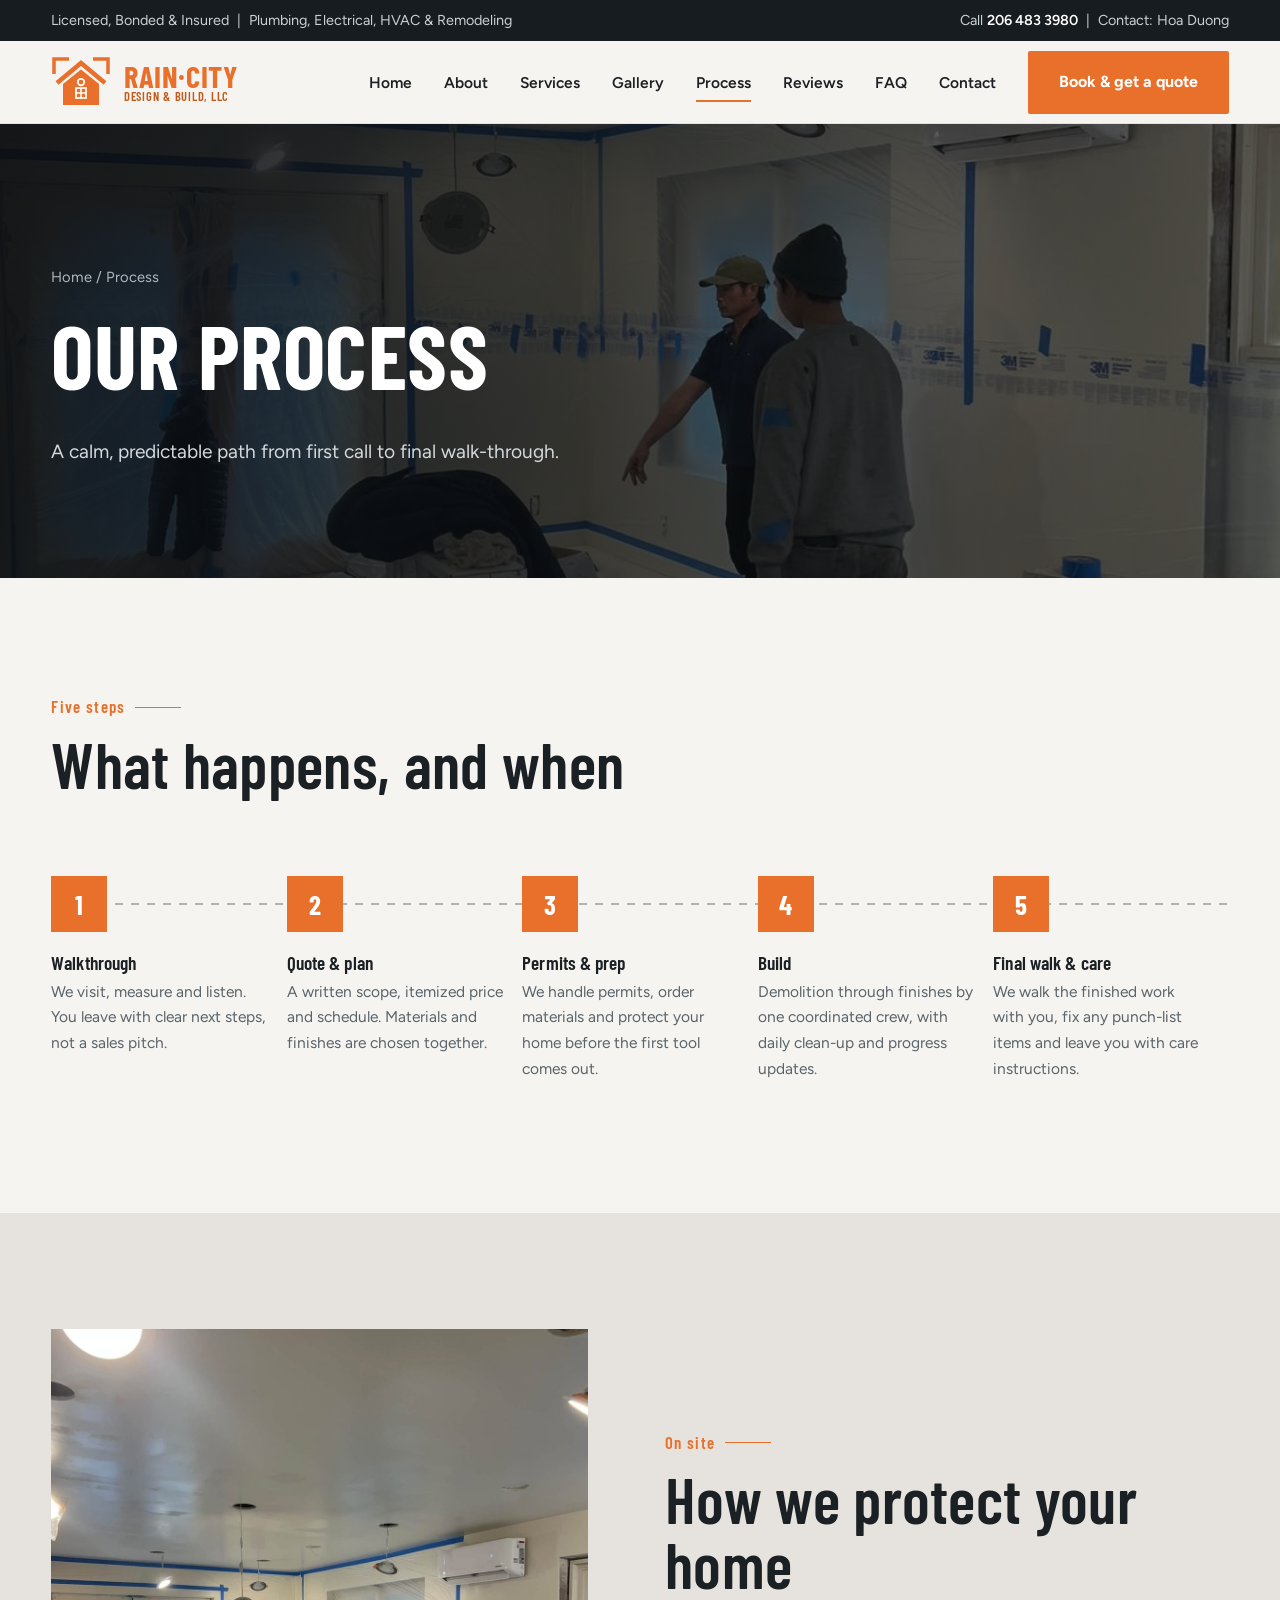
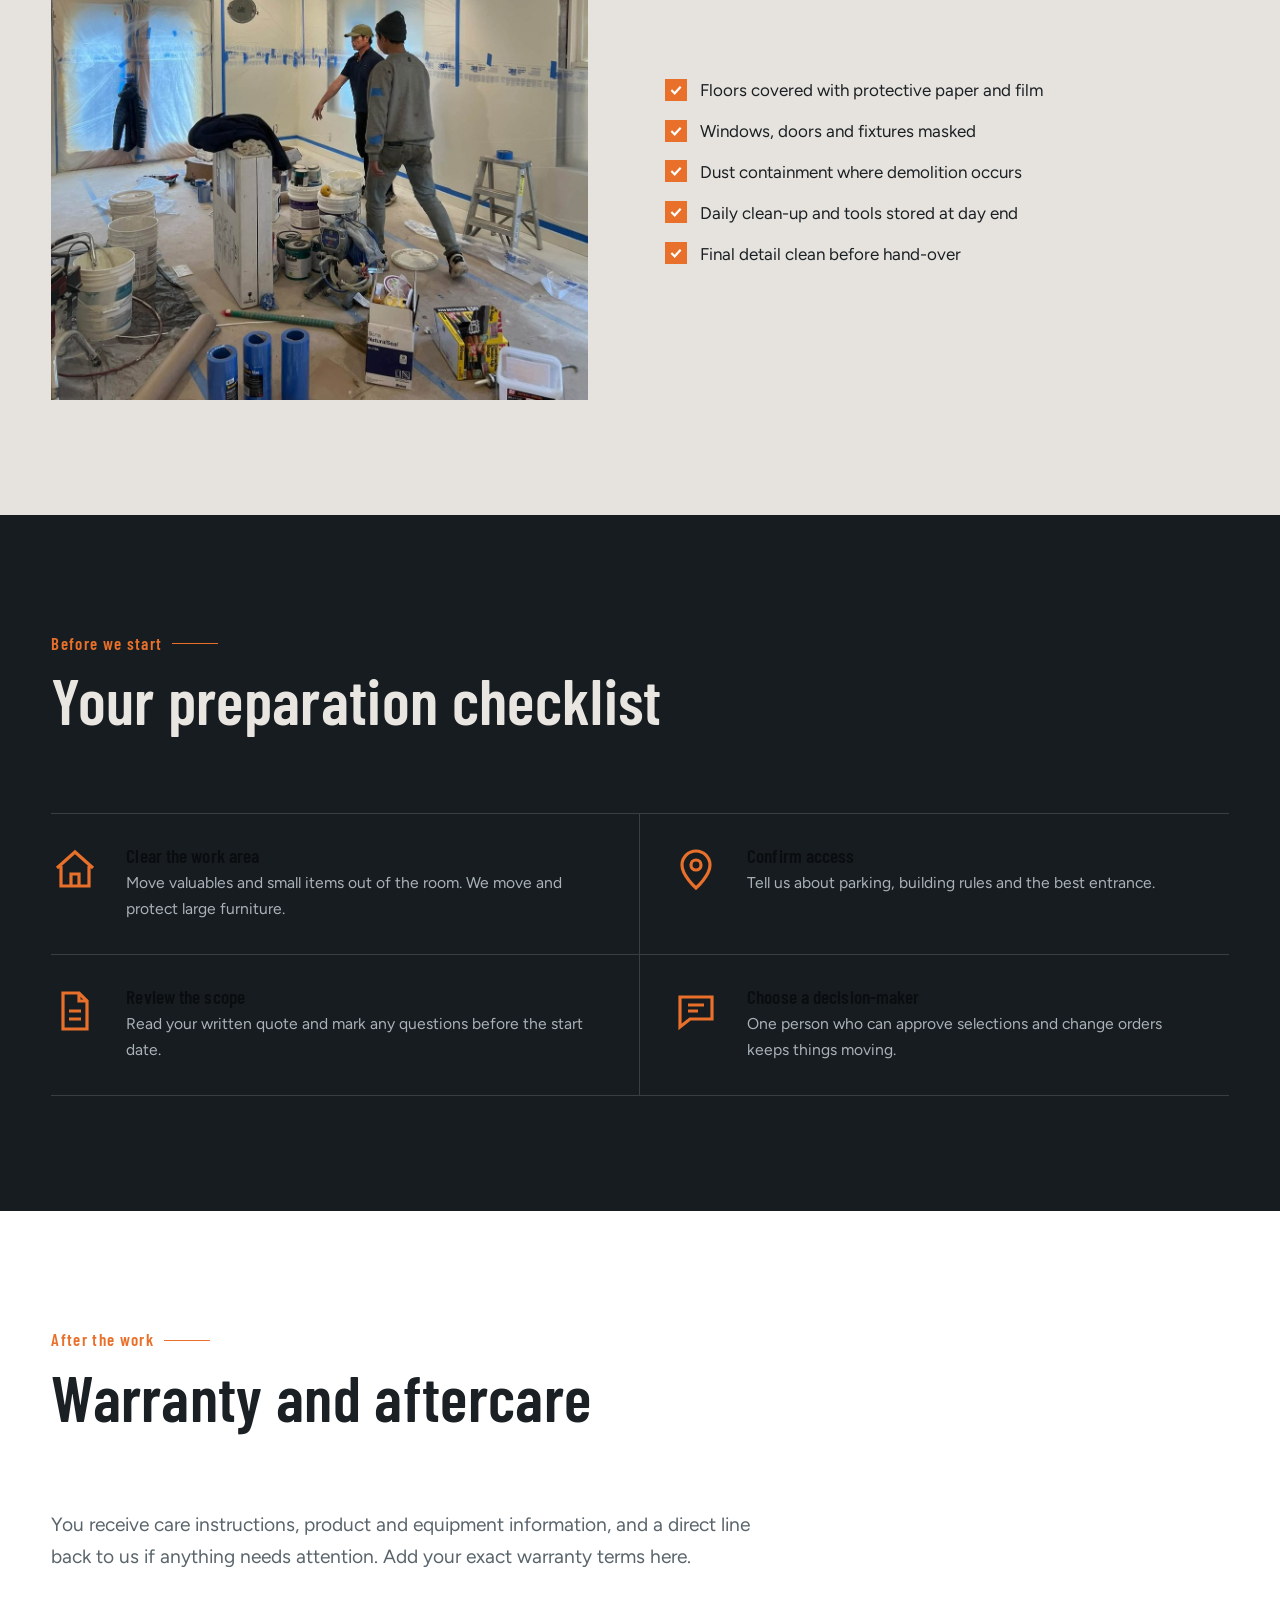
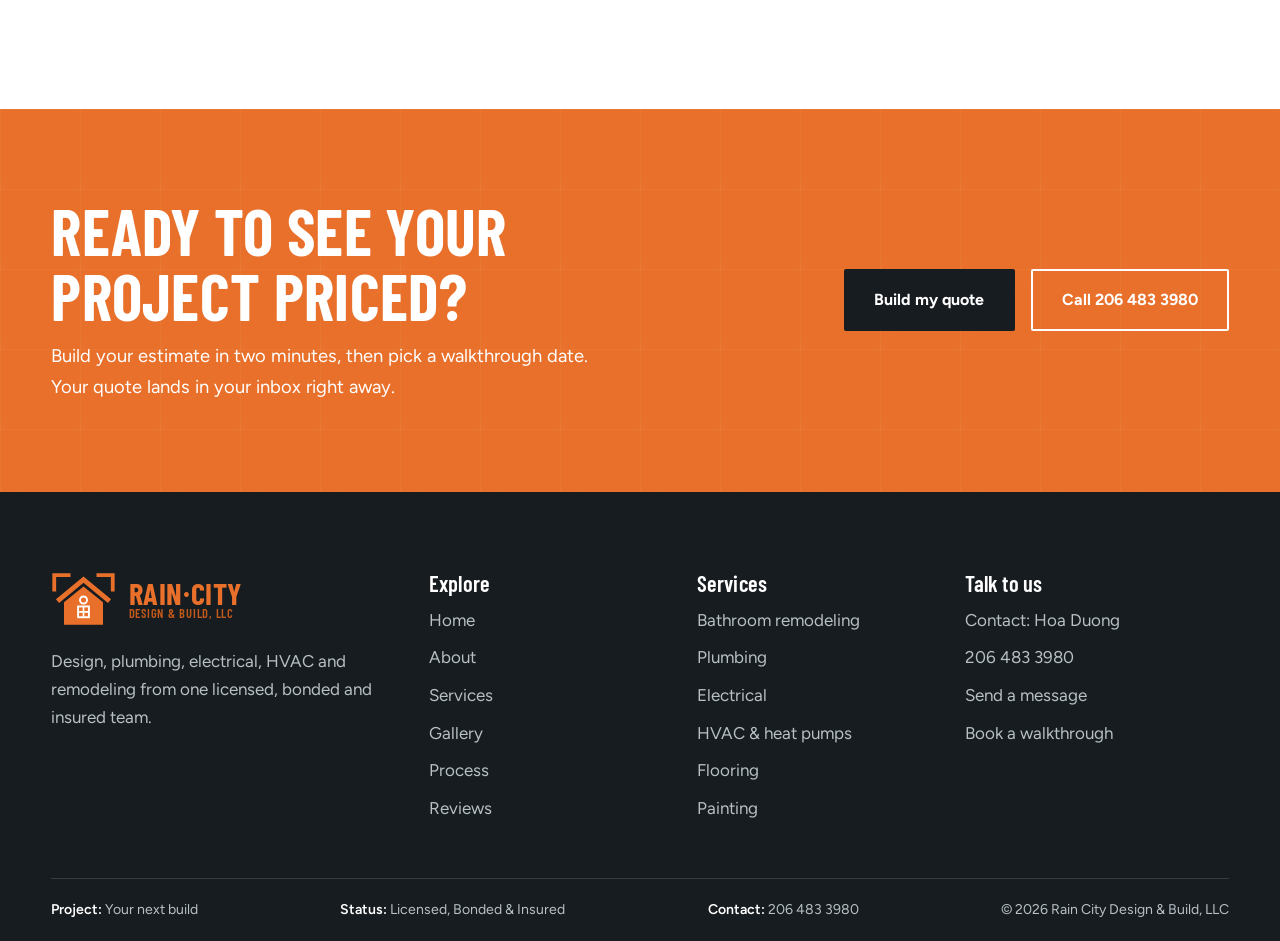
<file: process.html>
<!doctype html>
<html lang="en">
  <head>
    <meta charset="utf-8" />
    <meta
      name="viewport"
      content="width=device-width,initial-scale=1"
    />
    <title>
      Our Process | Rain City Design &amp; Build, LLC
    </title>
    <meta
      name="description"
      content="See how Rain City Design &amp; Build plans, protects your home and delivers remodeling, plumbing, electrical and HVAC projects."
    />
    <meta
      name="theme-color"
      content="#171C20"
    />
    <link
      rel="icon"
      href="assets/images/logo-mark.svg"
      type="image/svg+xml"
    />
    <link
      rel="preconnect"
      href="https://fonts.googleapis.com"
    />
    <link
      rel="preconnect"
      href="https://fonts.gstatic.com"
      crossorigin
    />
    <link
      href="https://fonts.googleapis.com/css2?family=Barlow+Condensed:wght@500;600;700&family=Figtree:wght@400;500;600;700&display=swap"
      rel="stylesheet"
    />
    <link
      rel="stylesheet"
      href="css/style.css"
    />
  </head>
  <body>
    <a
      class="skip"
      href="#main"
      >Skip to content</a
    >
    <div class="topbar">
      <div class="wrap">
        <span
          >Licensed, Bonded &amp; Insured &nbsp;|&nbsp;
          Plumbing, Electrical, HVAC &amp; Remodeling</span
        ><span
          >Call
          <a href="tel:+12064833980"><b>206 483 3980</b></a>
          &nbsp;|&nbsp; Contact: Hoa Duong</span
        >
      </div>
    </div>
    <header class="site">
      <div class="wrap nav">
        <a
          class="brand"
          href="index.html"
          aria-label="Rain City Design &amp; Build home"
          ><img
            src="assets/images/logo-mark.svg"
            alt=""
          /><span class="wm"
            ><b>RAIN·CITY</b
            ><small>DESIGN &amp; BUILD, LLC</small></span
          ></a
        >
        <button
          class="burger"
          aria-label="Menu"
          aria-expanded="false"
        >
          <span></span><span></span><span></span>
        </button>
        <nav
          class="menu"
          aria-label="Main"
        >
          <a
            class="l"
            href="index.html"
            >Home</a
          ><a
            class="l"
            href="about.html"
            >About</a
          ><a
            class="l"
            href="services.html"
            >Services</a
          ><a
            class="l"
            href="gallery.html"
            >Gallery</a
          ><a
            class="l"
            href="process.html"
            >Process</a
          ><a
            class="l"
            href="reviews.html"
            >Reviews</a
          ><a
            class="l"
            href="faq.html"
            >FAQ</a
          ><a
            class="l"
            href="contact.html"
            >Contact</a
          ><a
            class="btn"
            href="booking.html"
            >Book &amp; get a quote</a
          >
        </nav>
      </div>
      <div class="progress"></div>
    </header>
    <main id="main">
      <section
        class="phero"
        style="
          background-image: url(assets/images/paint-prep.jpg);
        "
      >
        <div class="wrap">
          <div class="crumbs">
            <a href="index.html">Home</a> / Process
          </div>
          <h1>Our process</h1>
          <p>
            A calm, predictable path from first call to
            final walk-through.
          </p>
        </div>
      </section>
      <section class="sec">
        <div class="wrap">
          <div class="shead">
            <span class="dim">Five steps</span>
            <h2>What happens, and when</h2>
          </div>
          <div class="steps">
            <div class="step">
              <h4>Walkthrough</h4>
              <p>
                We visit, measure and listen. You leave with
                clear next steps, not a sales pitch.
              </p>
            </div>
            <div class="step">
              <h4>Quote & plan</h4>
              <p>
                A written scope, itemized price and
                schedule. Materials and finishes are chosen
                together.
              </p>
            </div>
            <div class="step">
              <h4>Permits & prep</h4>
              <p>
                We handle permits, order materials and
                protect your home before the first tool
                comes out.
              </p>
            </div>
            <div class="step">
              <h4>Build</h4>
              <p>
                Demolition through finishes by one
                coordinated crew, with daily clean-up and
                progress updates.
              </p>
            </div>
            <div class="step">
              <h4>Final walk & care</h4>
              <p>
                We walk the finished work with you, fix any
                punch-list items and leave you with care
                instructions.
              </p>
            </div>
          </div>
        </div>
      </section>
      <section class="sec concrete">
        <div class="wrap split rev">
          <div class="rv">
            <img
              src="assets/images/paint-prep.jpg"
              alt="Room masked and protected before painting"
              style="
                aspect-ratio: 4/5;
                object-fit: cover;
                width: 100%;
              "
              loading="lazy"
            />
          </div>
          <div class="rv">
            <div class="shead">
              <span class="dim">On site</span>
              <h2>How we protect your home</h2>
            </div>
            <ul class="checks">
              <li>
                Floors covered with protective paper and
                film
              </li>
              <li>Windows, doors and fixtures masked</li>
              <li>
                Dust containment where demolition occurs
              </li>
              <li>
                Daily clean-up and tools stored at day end
              </li>
              <li>Final detail clean before hand-over</li>
            </ul>
          </div>
        </div>
      </section>
      <section class="sec dark">
        <div class="wrap">
          <div class="shead">
            <span class="dim">Before we start</span>
            <h2>Your preparation checklist</h2>
          </div>
          <div class="feat">
            <div class="f">
              <svg
                viewBox="0 0 24 24"
                fill="none"
                stroke="currentColor"
                stroke-width="1.6"
              >
                <path
                  d="m3 11 9-8 9 8M5 10v10h14V10M10 20v-6h4v6"
                />
              </svg>
              <div>
                <h4>Clear the work area</h4>
                <p>
                  Move valuables and small items out of the
                  room. We move and protect large furniture.
                </p>
              </div>
            </div>
            <div class="f">
              <svg
                viewBox="0 0 24 24"
                fill="none"
                stroke="currentColor"
                stroke-width="1.6"
              >
                <path
                  d="M12 21s7-6.200 7-11.500a7 7 0 0 0-14 0C5 14.800 12 21 12 21z"
                />
                <circle
                  cx="12"
                  cy="9.500"
                  r="2.500"
                />
              </svg>
              <div>
                <h4>Confirm access</h4>
                <p>
                  Tell us about parking, building rules and
                  the best entrance.
                </p>
              </div>
            </div>
            <div class="f">
              <svg
                viewBox="0 0 24 24"
                fill="none"
                stroke="currentColor"
                stroke-width="1.6"
              >
                <path d="M6 3h8l4 4v14H6z" />
                <path d="M14 3v4h4M9 12h6M9 16h6" />
              </svg>
              <div>
                <h4>Review the scope</h4>
                <p>
                  Read your written quote and mark any
                  questions before the start date.
                </p>
              </div>
            </div>
            <div class="f">
              <svg
                viewBox="0 0 24 24"
                fill="none"
                stroke="currentColor"
                stroke-width="1.6"
              >
                <path d="M4 5h16v11H9l-5 4z" />
                <path d="M8 9h8M8 12h5" />
              </svg>
              <div>
                <h4>Choose a decision-maker</h4>
                <p>
                  One person who can approve selections and
                  change orders keeps things moving.
                </p>
              </div>
            </div>
          </div>
        </div>
      </section>
      <section class="sec white">
        <div class="wrap">
          <div class="shead">
            <span class="dim">After the work</span>
            <h2>Warranty and aftercare</h2>
          </div>
          <p class="lead">
            You receive care instructions, product and
            equipment information, and a direct line back to
            us if anything needs attention. Add your exact
            warranty terms here.
          </p>
        </div>
      </section>
      <section class="cta-band">
        <div class="wrap">
          <div>
            <h2>Ready to see your project priced?</h2>
            <p>
              Build your estimate in two minutes, then pick
              a walkthrough date. Your quote lands in your
              inbox right away.
            </p>
          </div>
          <div
            style="
              display: flex;
              gap: 1rem;
              flex-wrap: wrap;
            "
          >
            <a
              class="btn"
              href="booking.html"
              >Build my quote</a
            ><a
              class="btn ghost"
              href="tel:+12064833980"
              >Call 206 483 3980</a
            >
          </div>
        </div>
      </section>
    </main>
    <footer class="site">
      <div class="wrap">
        <div class="grid">
          <div>
            <a
              class="brand"
              href="index.html"
              ><img
                src="assets/images/logo-mark.svg"
                alt=""
                style="height: 56px"
              /><span class="wm"
                ><b>RAIN·CITY</b
                ><small
                  >DESIGN &amp; BUILD, LLC</small
                ></span
              ></a
            >
            <p style="margin-top: 1.2rem; max-width: 34ch">
              Design, plumbing, electrical, HVAC and
              remodeling from one licensed, bonded and
              insured team.
            </p>
          </div>
          <div>
            <h4>Explore</h4>
            <ul>
              <li><a href="index.html">Home</a></li>
              <li><a href="about.html">About</a></li>
              <li><a href="services.html">Services</a></li>
              <li><a href="gallery.html">Gallery</a></li>
              <li><a href="process.html">Process</a></li>
              <li><a href="reviews.html">Reviews</a></li>
            </ul>
          </div>
          <div>
            <h4>Services</h4>
            <ul>
              <li>
                <a href="booking.html?service=bathroom"
                  >Bathroom remodeling</a
                >
              </li>
              <li>
                <a href="booking.html?service=plumbing"
                  >Plumbing</a
                >
              </li>
              <li>
                <a href="booking.html?service=electrical"
                  >Electrical</a
                >
              </li>
              <li>
                <a href="booking.html?service=hvac"
                  >HVAC &amp; heat pumps</a
                >
              </li>
              <li>
                <a href="booking.html?service=flooring"
                  >Flooring</a
                >
              </li>
              <li>
                <a href="booking.html?service=painting"
                  >Painting</a
                >
              </li>
            </ul>
          </div>
          <div>
            <h4>Talk to us</h4>
            <ul>
              <li>Contact: Hoa Duong</li>
              <li>
                <a href="tel:+12064833980">206 483 3980</a>
              </li>
              <li>
                <a href="contact.html">Send a message</a>
              </li>
              <li>
                <a href="booking.html"
                  >Book a walkthrough</a
                >
              </li>
            </ul>
          </div>
        </div>
        <div class="titleblock">
          <span><b>Project:</b> Your next build</span
          ><span
            ><b>Status:</b> Licensed, Bonded &amp;
            Insured</span
          ><span><b>Contact:</b> 206 483 3980</span
          ><span
            >&copy; <span id="yr">2026</span> Rain City
            Design &amp; Build, LLC</span
          >
        </div>
      </div>
    </footer>
    <a
      class="btn floatcall"
      href="tel:+12064833980"
      >Call 206 483 3980</a
    >
    <script src="js/config.js"></script>
    <script src="js/main.js"></script>
  </body>
</html>
</file>
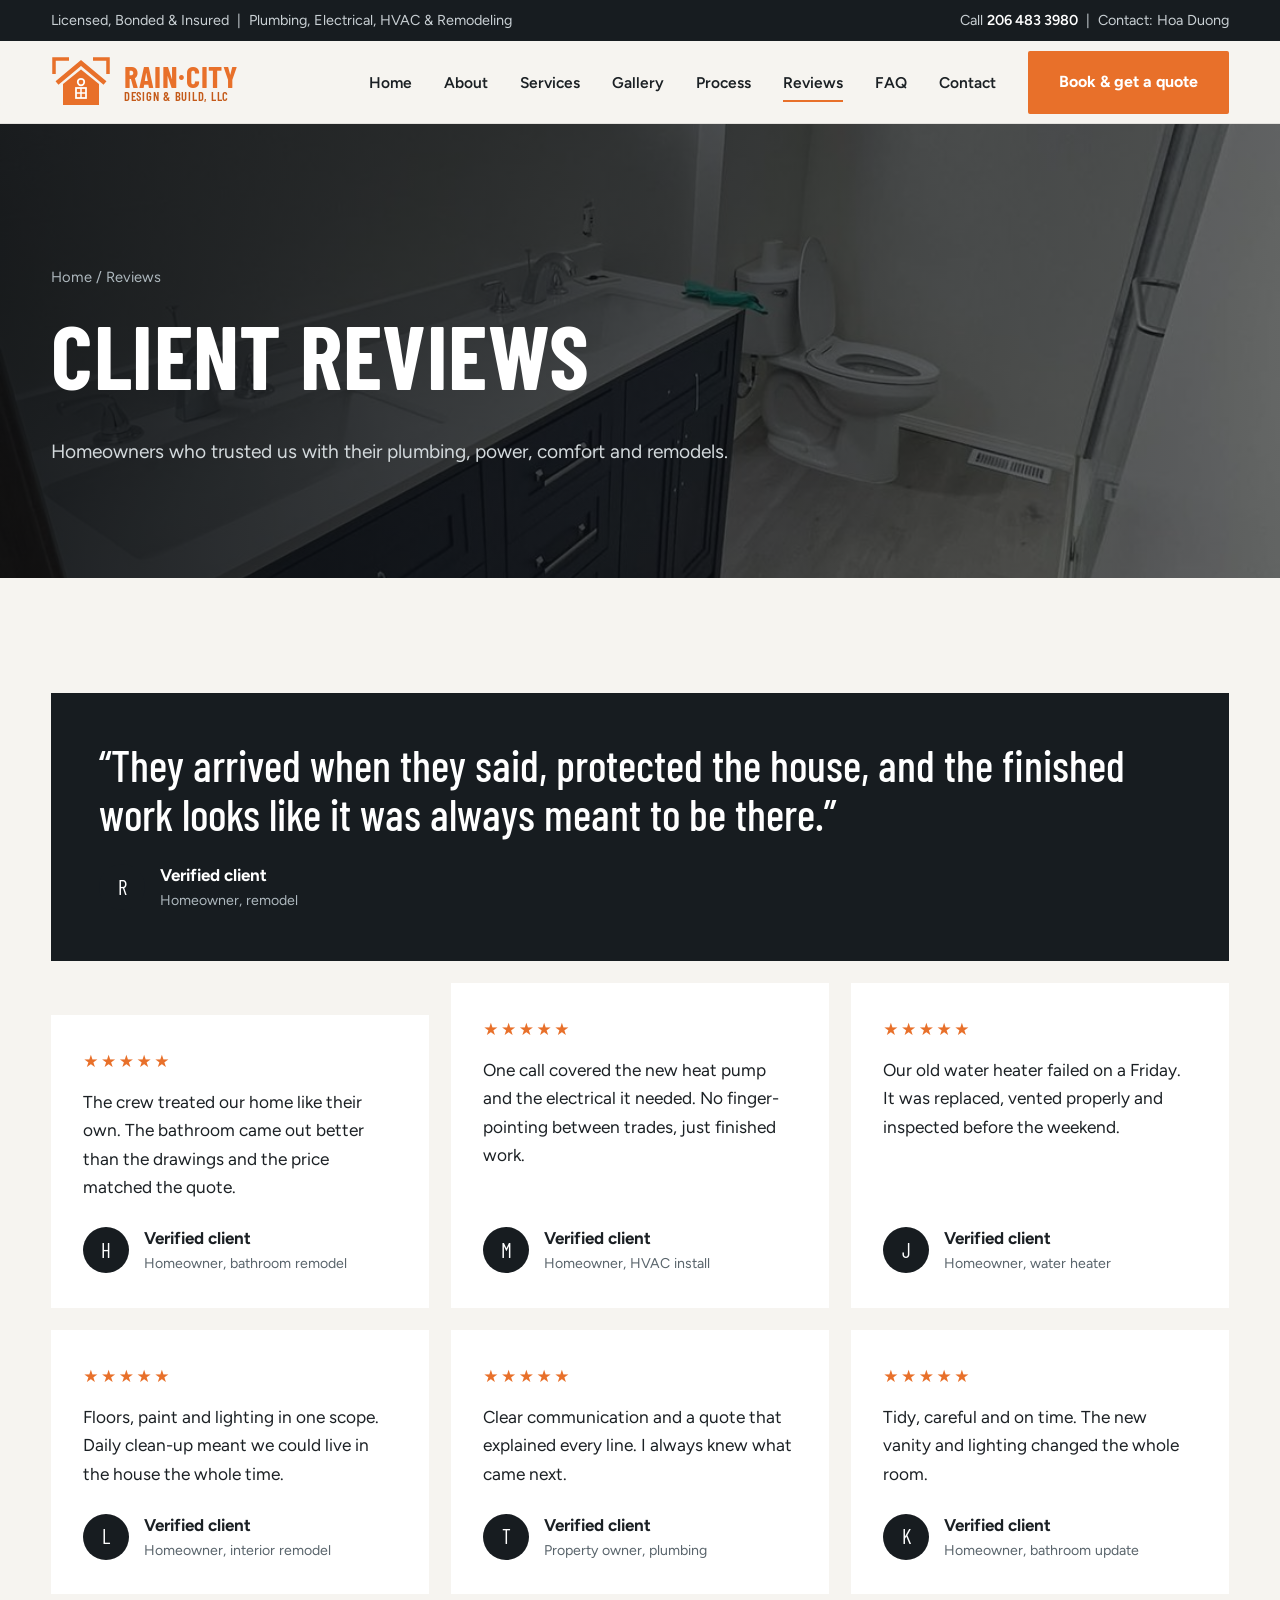
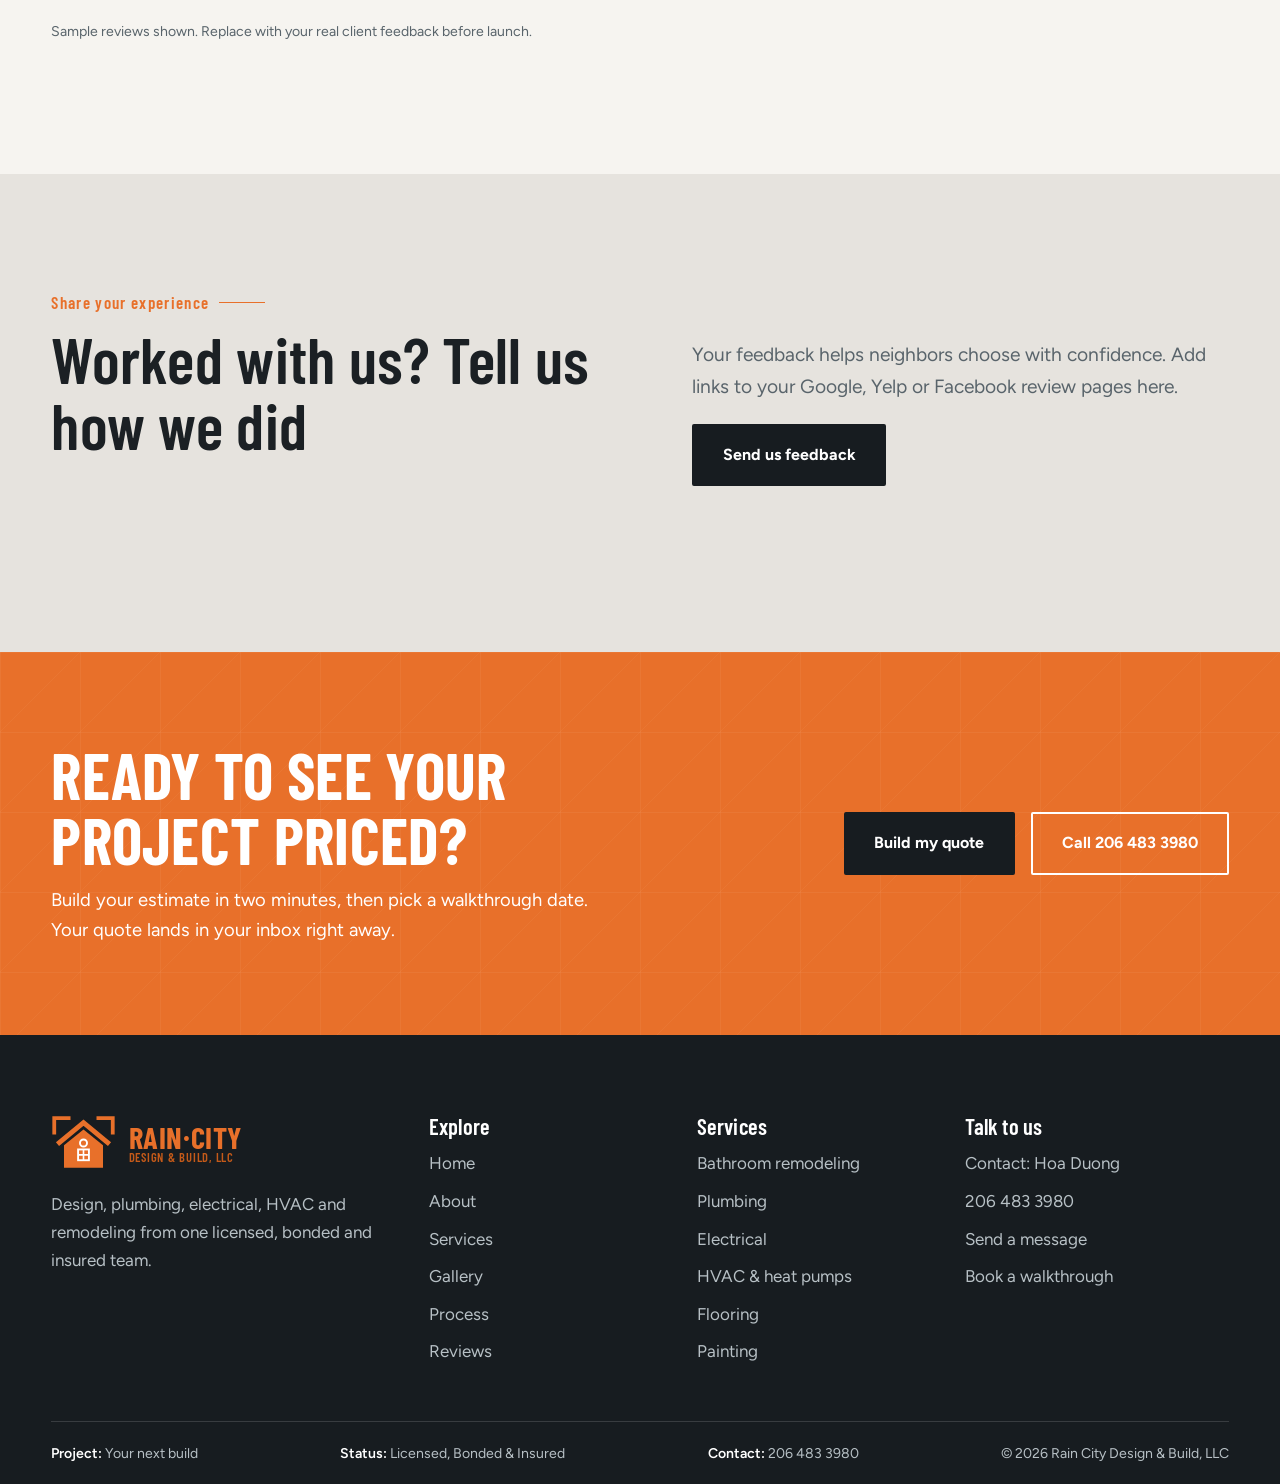
<file: reviews.html>
<!doctype html>
<html lang="en">
  <head>
    <meta charset="utf-8" />
    <meta
      name="viewport"
      content="width=device-width,initial-scale=1"
    />
    <title>
      Client Reviews | Rain City Design &amp; Build, LLC
    </title>
    <meta
      name="description"
      content="Read what homeowners say about Rain City Design &amp; Build, LLC."
    />
    <meta
      name="theme-color"
      content="#171C20"
    />
    <link
      rel="icon"
      href="assets/images/logo-mark.svg"
      type="image/svg+xml"
    />
    <link
      rel="preconnect"
      href="https://fonts.googleapis.com"
    />
    <link
      rel="preconnect"
      href="https://fonts.gstatic.com"
      crossorigin
    />
    <link
      href="https://fonts.googleapis.com/css2?family=Barlow+Condensed:wght@500;600;700&family=Figtree:wght@400;500;600;700&display=swap"
      rel="stylesheet"
    />
    <link
      rel="stylesheet"
      href="css/style.css"
    />
  </head>
  <body>
    <a
      class="skip"
      href="#main"
      >Skip to content</a
    >
    <div class="topbar">
      <div class="wrap">
        <span
          >Licensed, Bonded &amp; Insured &nbsp;|&nbsp;
          Plumbing, Electrical, HVAC &amp; Remodeling</span
        ><span
          >Call
          <a href="tel:+12064833980"><b>206 483 3980</b></a>
          &nbsp;|&nbsp; Contact: Hoa Duong</span
        >
      </div>
    </div>
    <header class="site">
      <div class="wrap nav">
        <a
          class="brand"
          href="index.html"
          aria-label="Rain City Design &amp; Build home"
          ><img
            src="assets/images/logo-mark.svg"
            alt=""
          /><span class="wm"
            ><b>RAIN·CITY</b
            ><small>DESIGN &amp; BUILD, LLC</small></span
          ></a
        >
        <button
          class="burger"
          aria-label="Menu"
          aria-expanded="false"
        >
          <span></span><span></span><span></span>
        </button>
        <nav
          class="menu"
          aria-label="Main"
        >
          <a
            class="l"
            href="index.html"
            >Home</a
          ><a
            class="l"
            href="about.html"
            >About</a
          ><a
            class="l"
            href="services.html"
            >Services</a
          ><a
            class="l"
            href="gallery.html"
            >Gallery</a
          ><a
            class="l"
            href="process.html"
            >Process</a
          ><a
            class="l"
            href="reviews.html"
            >Reviews</a
          ><a
            class="l"
            href="faq.html"
            >FAQ</a
          ><a
            class="l"
            href="contact.html"
            >Contact</a
          ><a
            class="btn"
            href="booking.html"
            >Book &amp; get a quote</a
          >
        </nav>
      </div>
      <div class="progress"></div>
    </header>
    <main id="main">
      <section
        class="phero"
        style="
          background-image: url(assets/images/vanity.jpg);
        "
      >
        <div class="wrap">
          <div class="crumbs">
            <a href="index.html">Home</a> / Reviews
          </div>
          <h1>Client reviews</h1>
          <p>
            Homeowners who trusted us with their plumbing,
            power, comfort and remodels.
          </p>
        </div>
      </section>
      <section class="sec">
        <div class="wrap">
          <div class="tgrid">
            <div class="quote big">
              <blockquote>
                “They arrived when they said, protected the
                house, and the finished work looks like it
                was always meant to be there.”
              </blockquote>
              <div class="who">
                <span class="av">R</span>
                <div>
                  <b>Verified client</b
                  ><small>Homeowner, remodel</small>
                </div>
              </div>
            </div>
            <!-- SAMPLE REVIEWS: replace with real client reviews before launch -->
            <div class="quote">
              <div
                class="stars"
                aria-label="5 out of 5 stars"
              >
                ★★★★★
              </div>
              <blockquote>
                The crew treated our home like their own.
                The bathroom came out better than the
                drawings and the price matched the quote.
              </blockquote>
              <div class="who">
                <span class="av">H</span>
                <div>
                  <b>Verified client</b
                  ><small
                    >Homeowner, bathroom remodel</small
                  >
                </div>
              </div>
            </div>
            <div class="quote">
              <div
                class="stars"
                aria-label="5 out of 5 stars"
              >
                ★★★★★
              </div>
              <blockquote>
                One call covered the new heat pump and the
                electrical it needed. No finger-pointing
                between trades, just finished work.
              </blockquote>
              <div class="who">
                <span class="av">M</span>
                <div>
                  <b>Verified client</b
                  ><small>Homeowner, HVAC install</small>
                </div>
              </div>
            </div>
            <div class="quote">
              <div
                class="stars"
                aria-label="5 out of 5 stars"
              >
                ★★★★★
              </div>
              <blockquote>
                Our old water heater failed on a Friday. It
                was replaced, vented properly and inspected
                before the weekend.
              </blockquote>
              <div class="who">
                <span class="av">J</span>
                <div>
                  <b>Verified client</b
                  ><small>Homeowner, water heater</small>
                </div>
              </div>
            </div>
            <div class="quote">
              <div
                class="stars"
                aria-label="5 out of 5 stars"
              >
                ★★★★★
              </div>
              <blockquote>
                Floors, paint and lighting in one scope.
                Daily clean-up meant we could live in the
                house the whole time.
              </blockquote>
              <div class="who">
                <span class="av">L</span>
                <div>
                  <b>Verified client</b
                  ><small
                    >Homeowner, interior remodel</small
                  >
                </div>
              </div>
            </div>
            <div class="quote">
              <div
                class="stars"
                aria-label="5 out of 5 stars"
              >
                ★★★★★
              </div>
              <blockquote>
                Clear communication and a quote that
                explained every line. I always knew what
                came next.
              </blockquote>
              <div class="who">
                <span class="av">T</span>
                <div>
                  <b>Verified client</b
                  ><small>Property owner, plumbing</small>
                </div>
              </div>
            </div>
            <div class="quote">
              <div
                class="stars"
                aria-label="5 out of 5 stars"
              >
                ★★★★★
              </div>
              <blockquote>
                Tidy, careful and on time. The new vanity
                and lighting changed the whole room.
              </blockquote>
              <div class="who">
                <span class="av">K</span>
                <div>
                  <b>Verified client</b
                  ><small>Homeowner, bathroom update</small>
                </div>
              </div>
            </div>
          </div>
          <p
            class="note"
            style="margin-top: 1.6rem"
          >
            Sample reviews shown. Replace with your real
            client feedback before launch.
          </p>
        </div>
      </section>
      <section class="sec concrete">
        <div class="wrap split">
          <div class="shead">
            <span class="dim">Share your experience</span>
            <h2>Worked with us? Tell us how we did</h2>
          </div>
          <div>
            <p class="lead">
              Your feedback helps neighbors choose with
              confidence. Add links to your Google, Yelp or
              Facebook review pages here.
            </p>
            <a
              class="btn dark"
              href="contact.html"
              >Send us feedback</a
            >
          </div>
        </div>
      </section>
      <section class="cta-band">
        <div class="wrap">
          <div>
            <h2>Ready to see your project priced?</h2>
            <p>
              Build your estimate in two minutes, then pick
              a walkthrough date. Your quote lands in your
              inbox right away.
            </p>
          </div>
          <div
            style="
              display: flex;
              gap: 1rem;
              flex-wrap: wrap;
            "
          >
            <a
              class="btn"
              href="booking.html"
              >Build my quote</a
            ><a
              class="btn ghost"
              href="tel:+12064833980"
              >Call 206 483 3980</a
            >
          </div>
        </div>
      </section>
    </main>
    <footer class="site">
      <div class="wrap">
        <div class="grid">
          <div>
            <a
              class="brand"
              href="index.html"
              ><img
                src="assets/images/logo-mark.svg"
                alt=""
                style="height: 56px"
              /><span class="wm"
                ><b>RAIN·CITY</b
                ><small
                  >DESIGN &amp; BUILD, LLC</small
                ></span
              ></a
            >
            <p style="margin-top: 1.2rem; max-width: 34ch">
              Design, plumbing, electrical, HVAC and
              remodeling from one licensed, bonded and
              insured team.
            </p>
          </div>
          <div>
            <h4>Explore</h4>
            <ul>
              <li><a href="index.html">Home</a></li>
              <li><a href="about.html">About</a></li>
              <li><a href="services.html">Services</a></li>
              <li><a href="gallery.html">Gallery</a></li>
              <li><a href="process.html">Process</a></li>
              <li><a href="reviews.html">Reviews</a></li>
            </ul>
          </div>
          <div>
            <h4>Services</h4>
            <ul>
              <li>
                <a href="booking.html?service=bathroom"
                  >Bathroom remodeling</a
                >
              </li>
              <li>
                <a href="booking.html?service=plumbing"
                  >Plumbing</a
                >
              </li>
              <li>
                <a href="booking.html?service=electrical"
                  >Electrical</a
                >
              </li>
              <li>
                <a href="booking.html?service=hvac"
                  >HVAC &amp; heat pumps</a
                >
              </li>
              <li>
                <a href="booking.html?service=flooring"
                  >Flooring</a
                >
              </li>
              <li>
                <a href="booking.html?service=painting"
                  >Painting</a
                >
              </li>
            </ul>
          </div>
          <div>
            <h4>Talk to us</h4>
            <ul>
              <li>Contact: Hoa Duong</li>
              <li>
                <a href="tel:+12064833980">206 483 3980</a>
              </li>
              <li>
                <a href="contact.html">Send a message</a>
              </li>
              <li>
                <a href="booking.html"
                  >Book a walkthrough</a
                >
              </li>
            </ul>
          </div>
        </div>
        <div class="titleblock">
          <span><b>Project:</b> Your next build</span
          ><span
            ><b>Status:</b> Licensed, Bonded &amp;
            Insured</span
          ><span><b>Contact:</b> 206 483 3980</span
          ><span
            >&copy; <span id="yr">2026</span> Rain City
            Design &amp; Build, LLC</span
          >
        </div>
      </div>
    </footer>
    <a
      class="btn floatcall"
      href="tel:+12064833980"
      >Call 206 483 3980</a
    >
    <script src="js/config.js"></script>
    <script src="js/main.js"></script>
  </body>
</html>
</file>
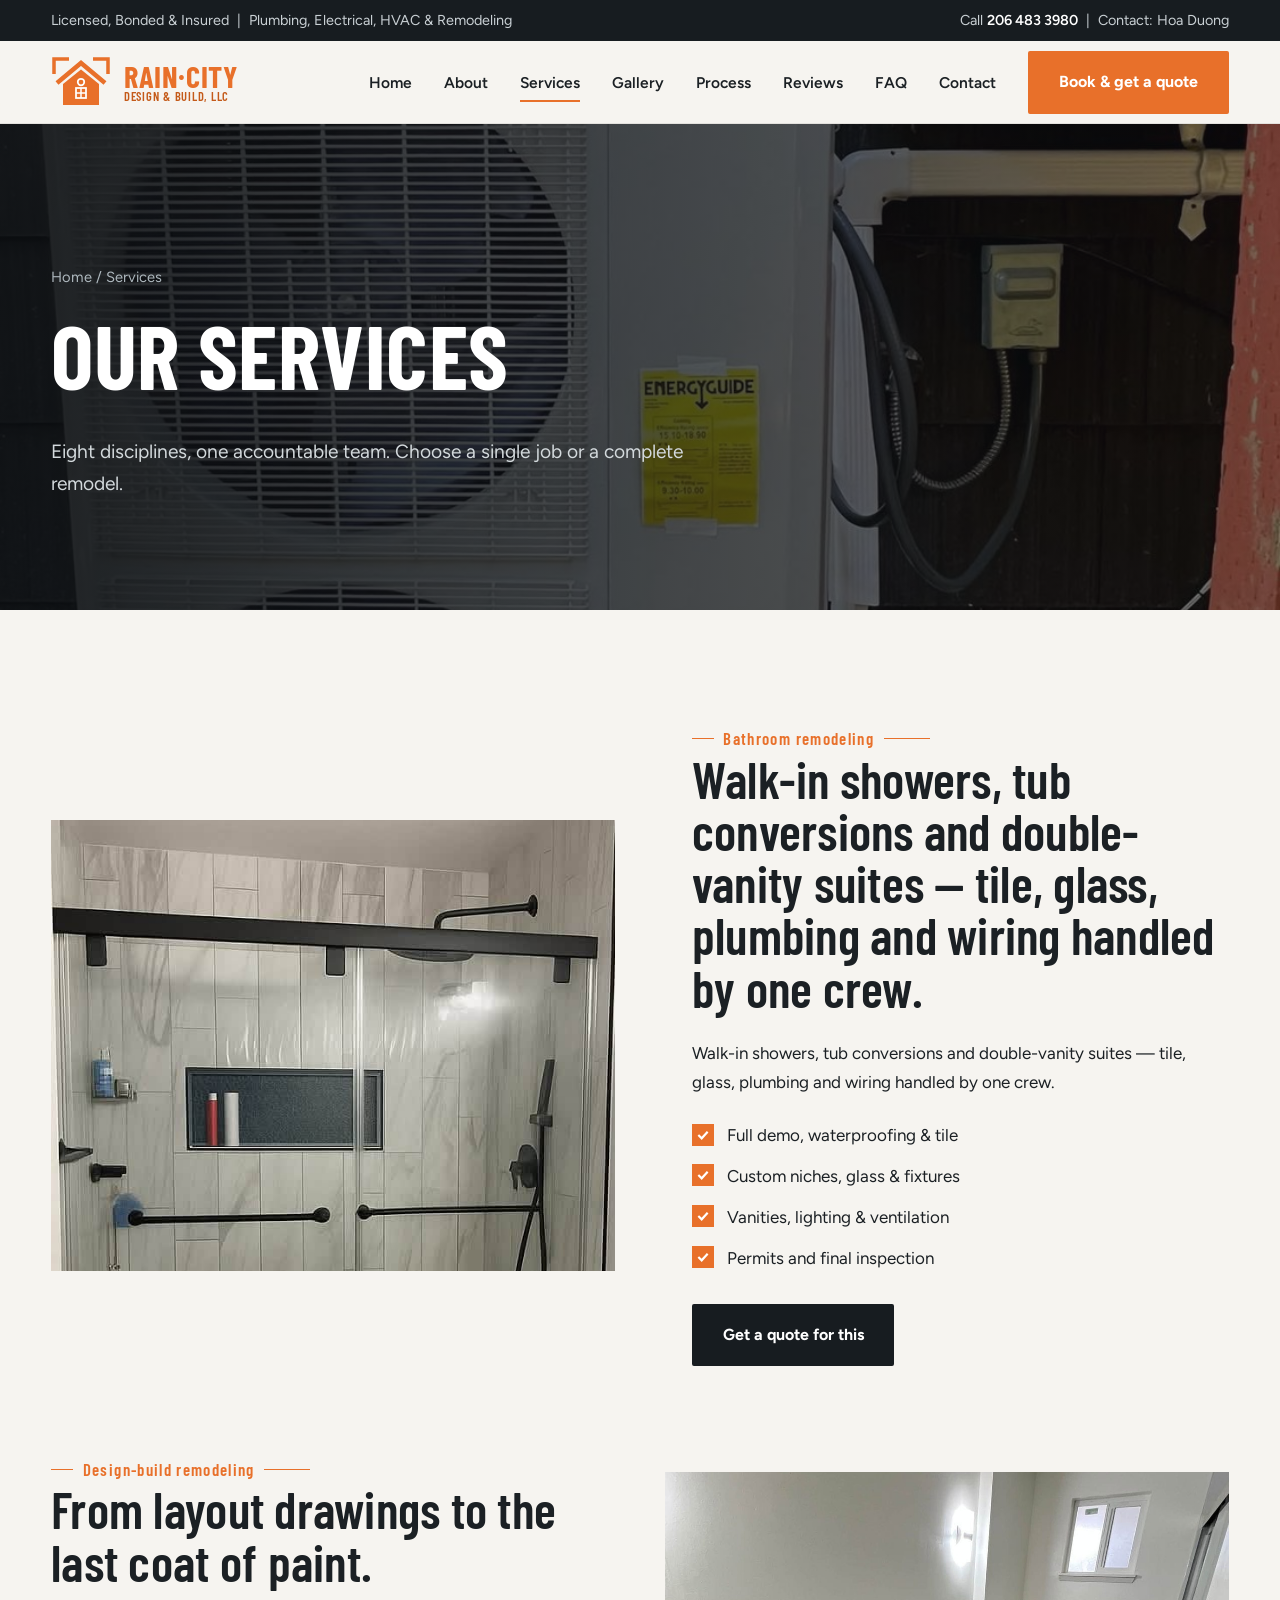
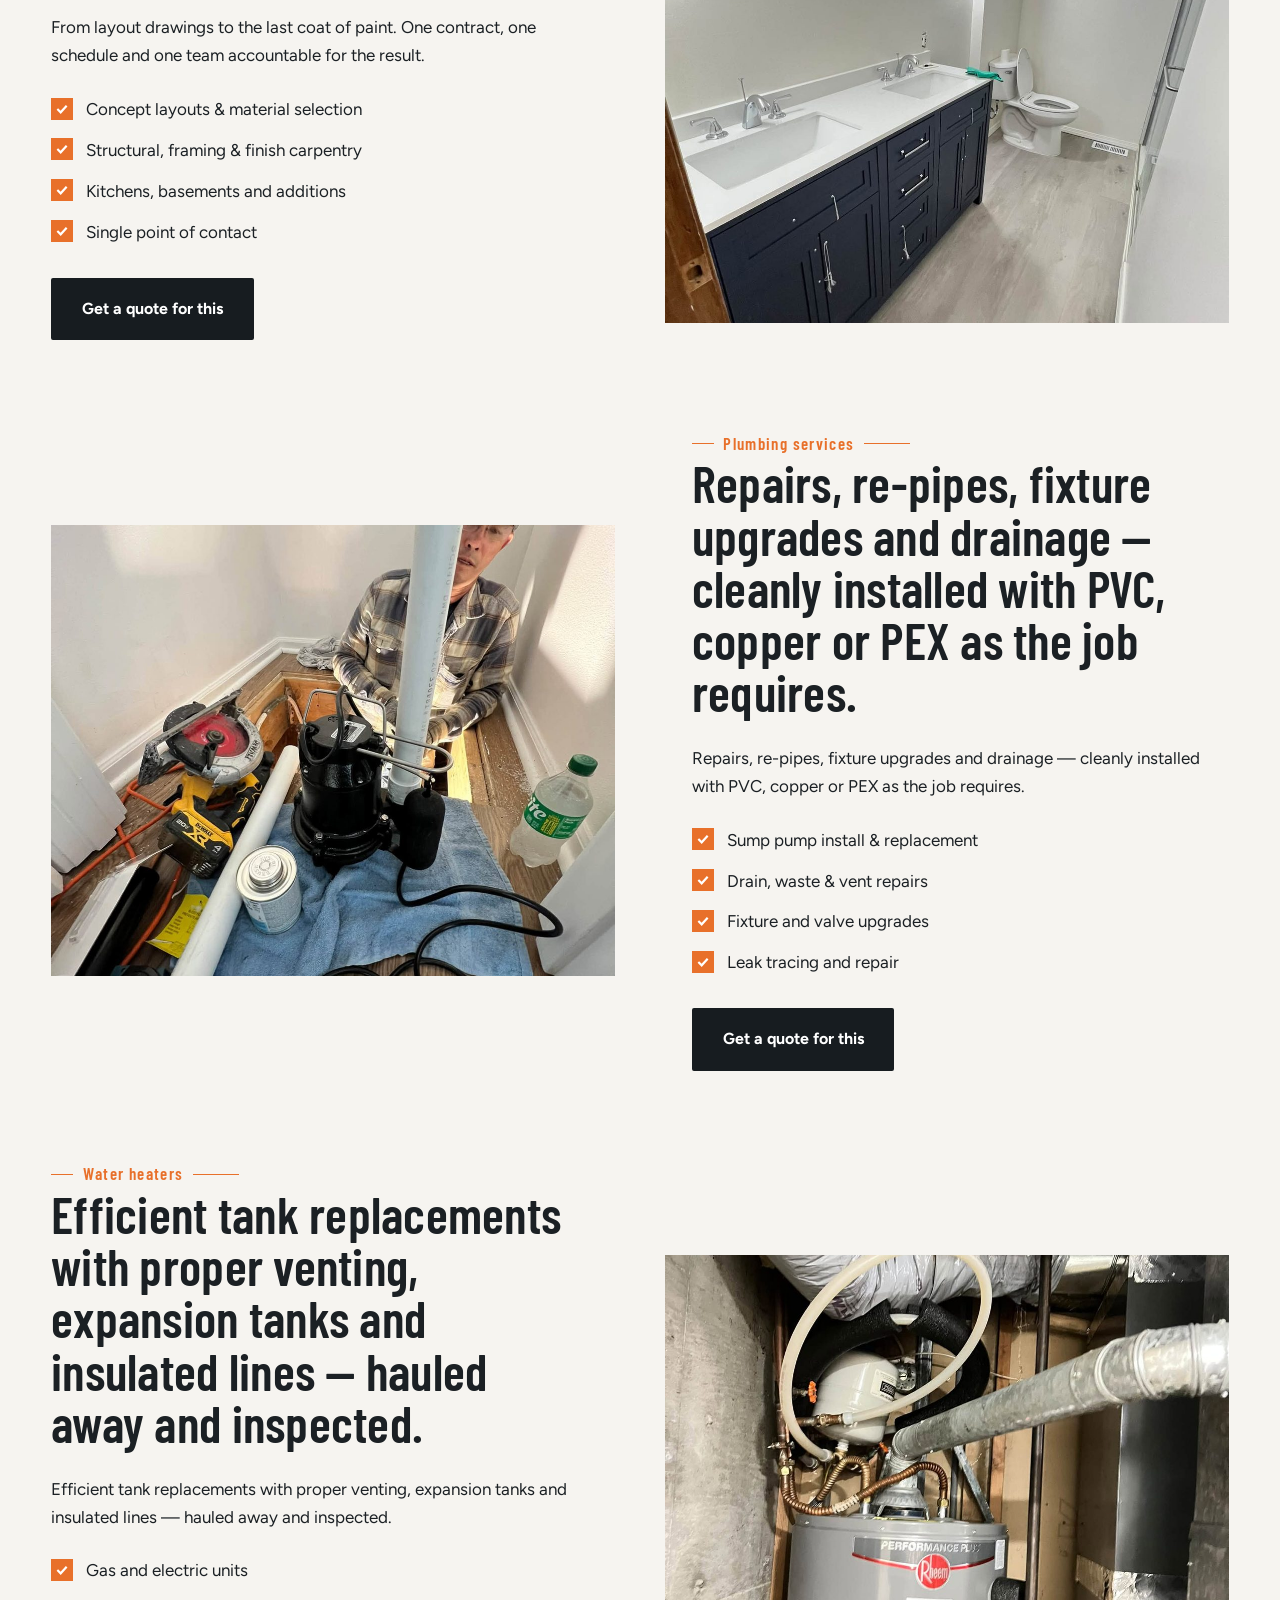
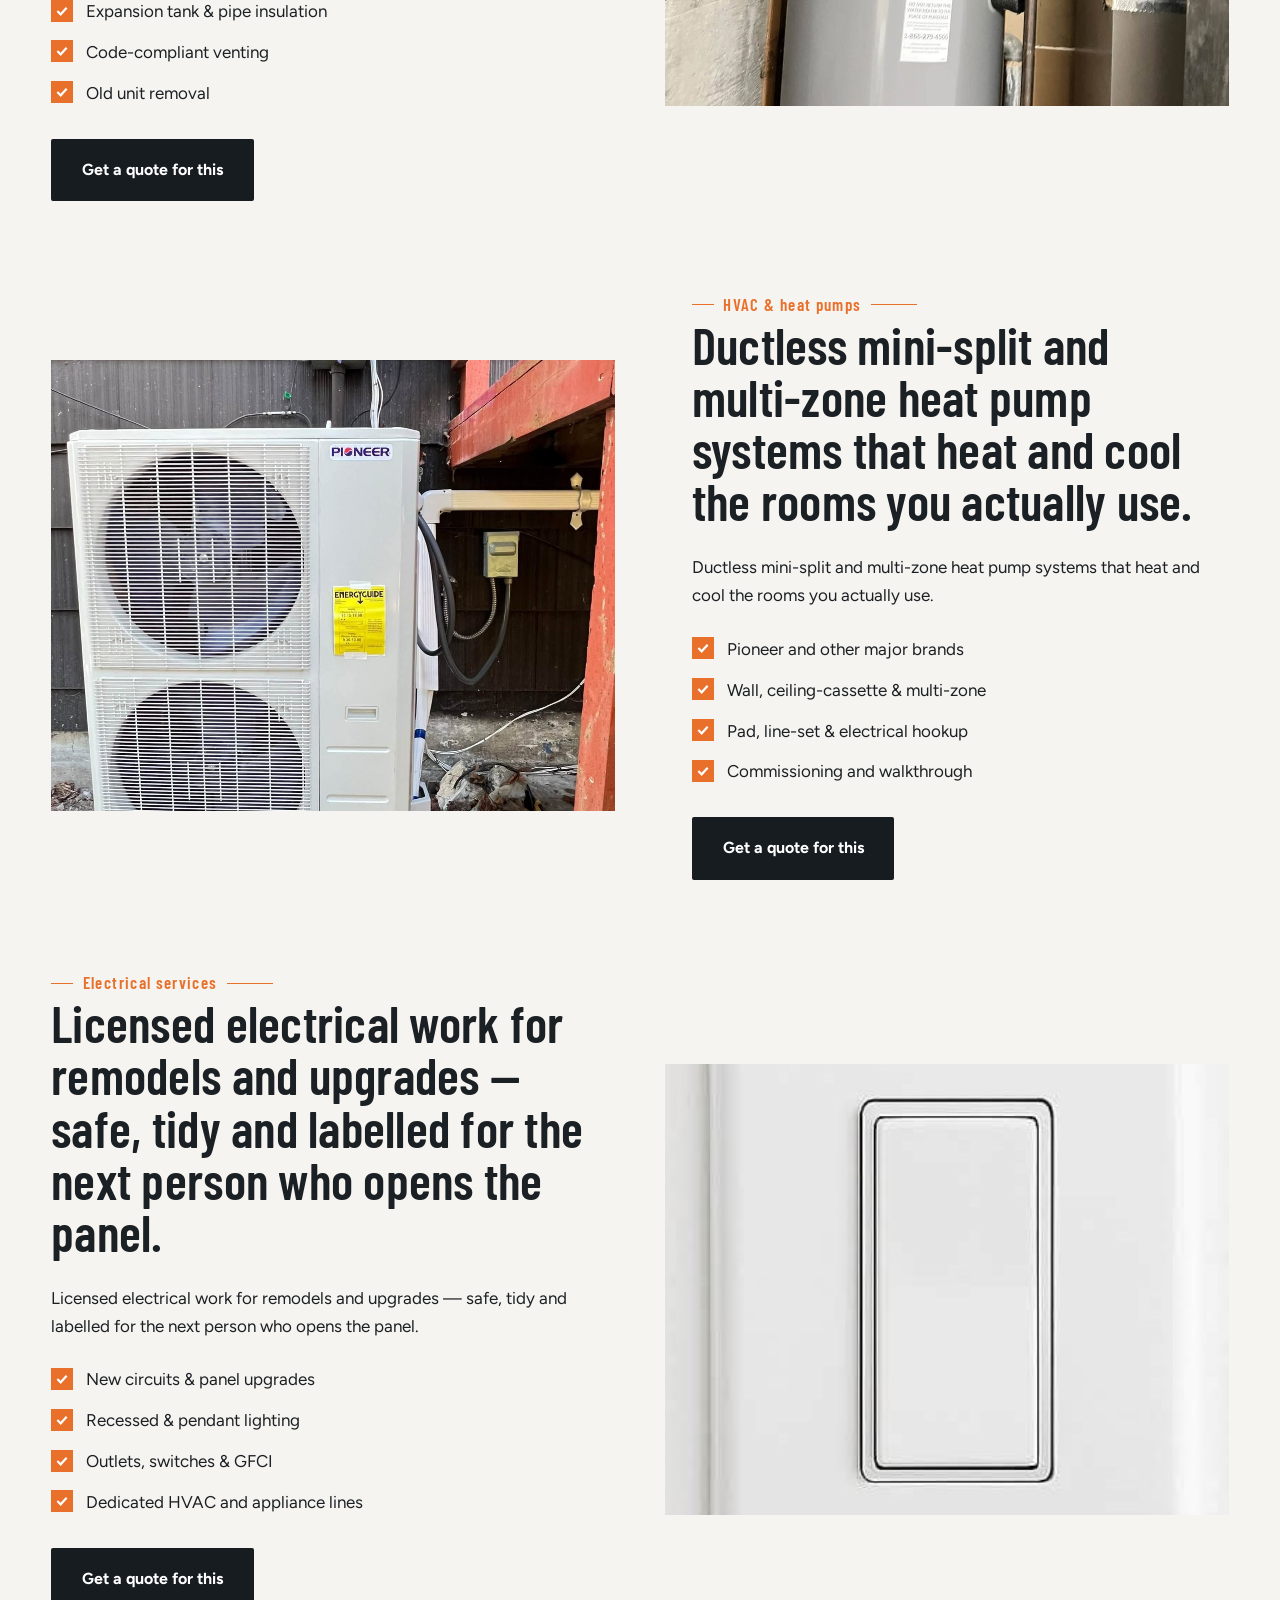
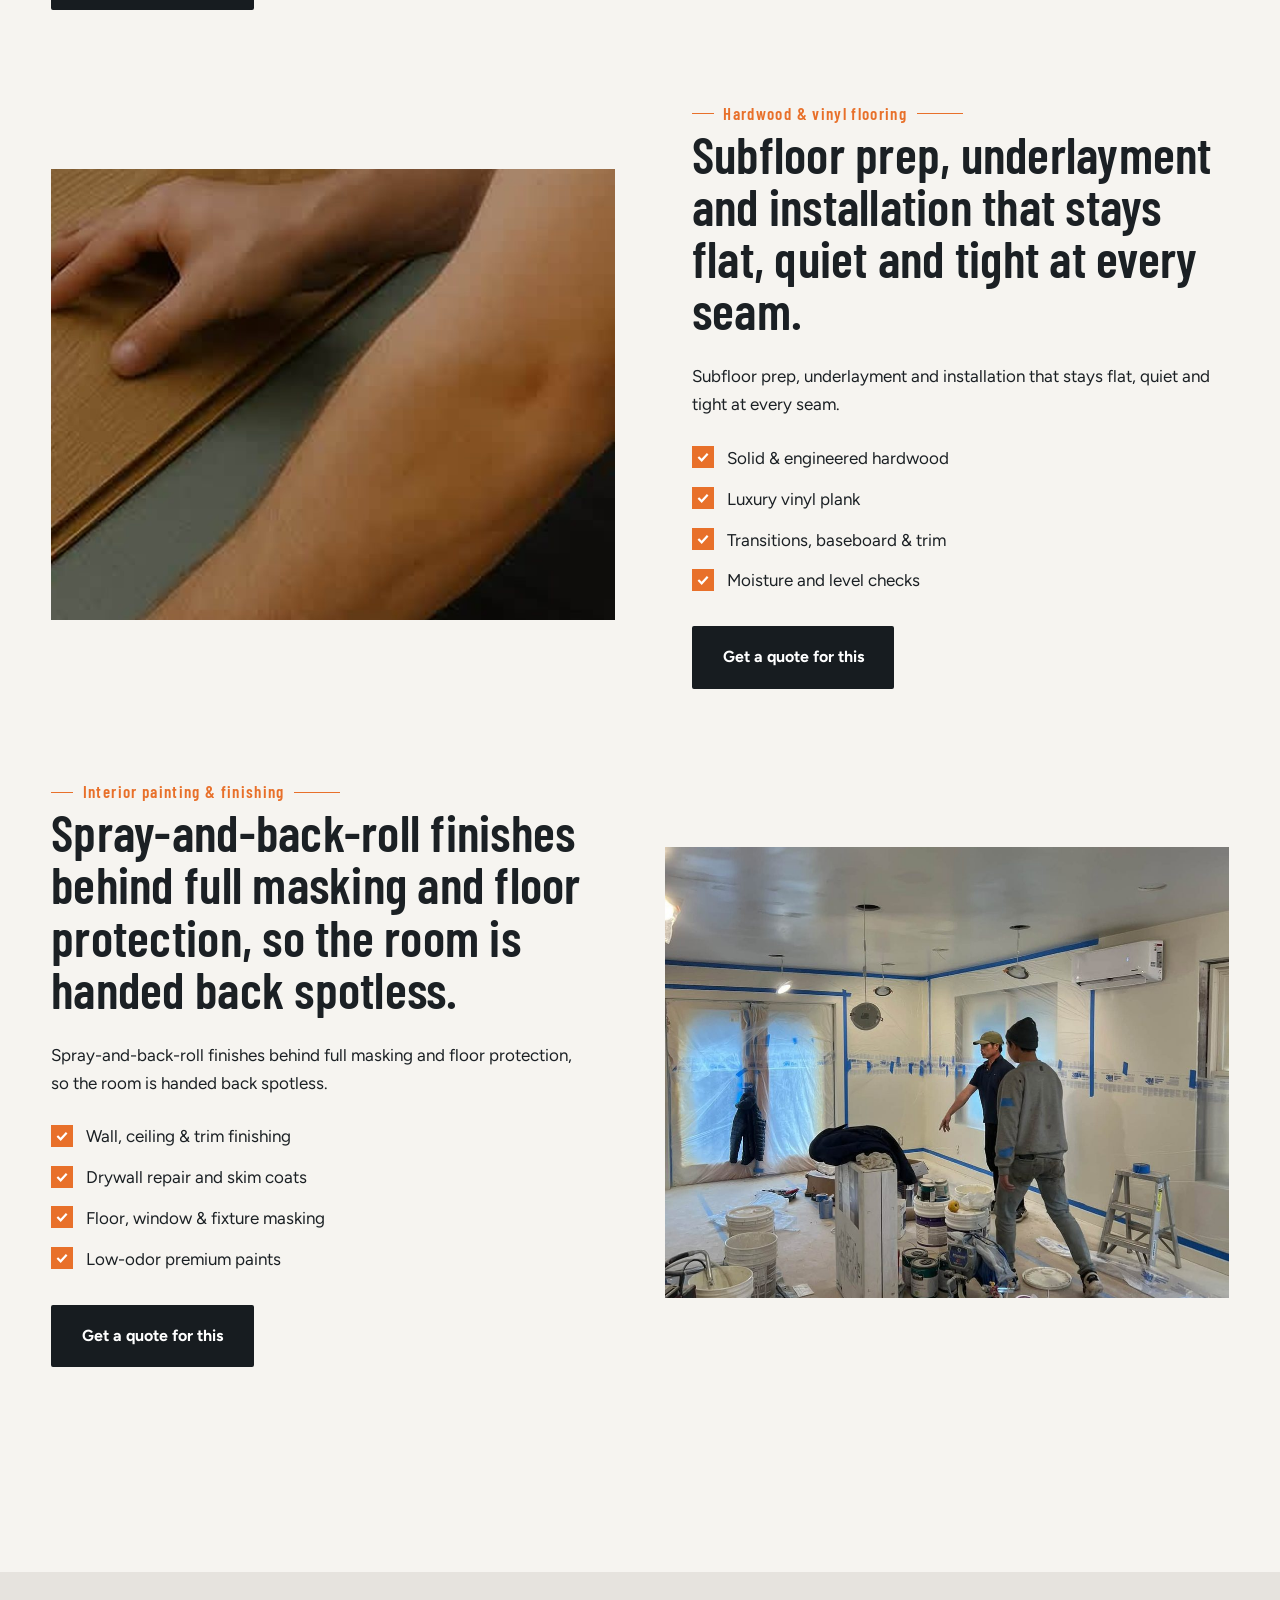
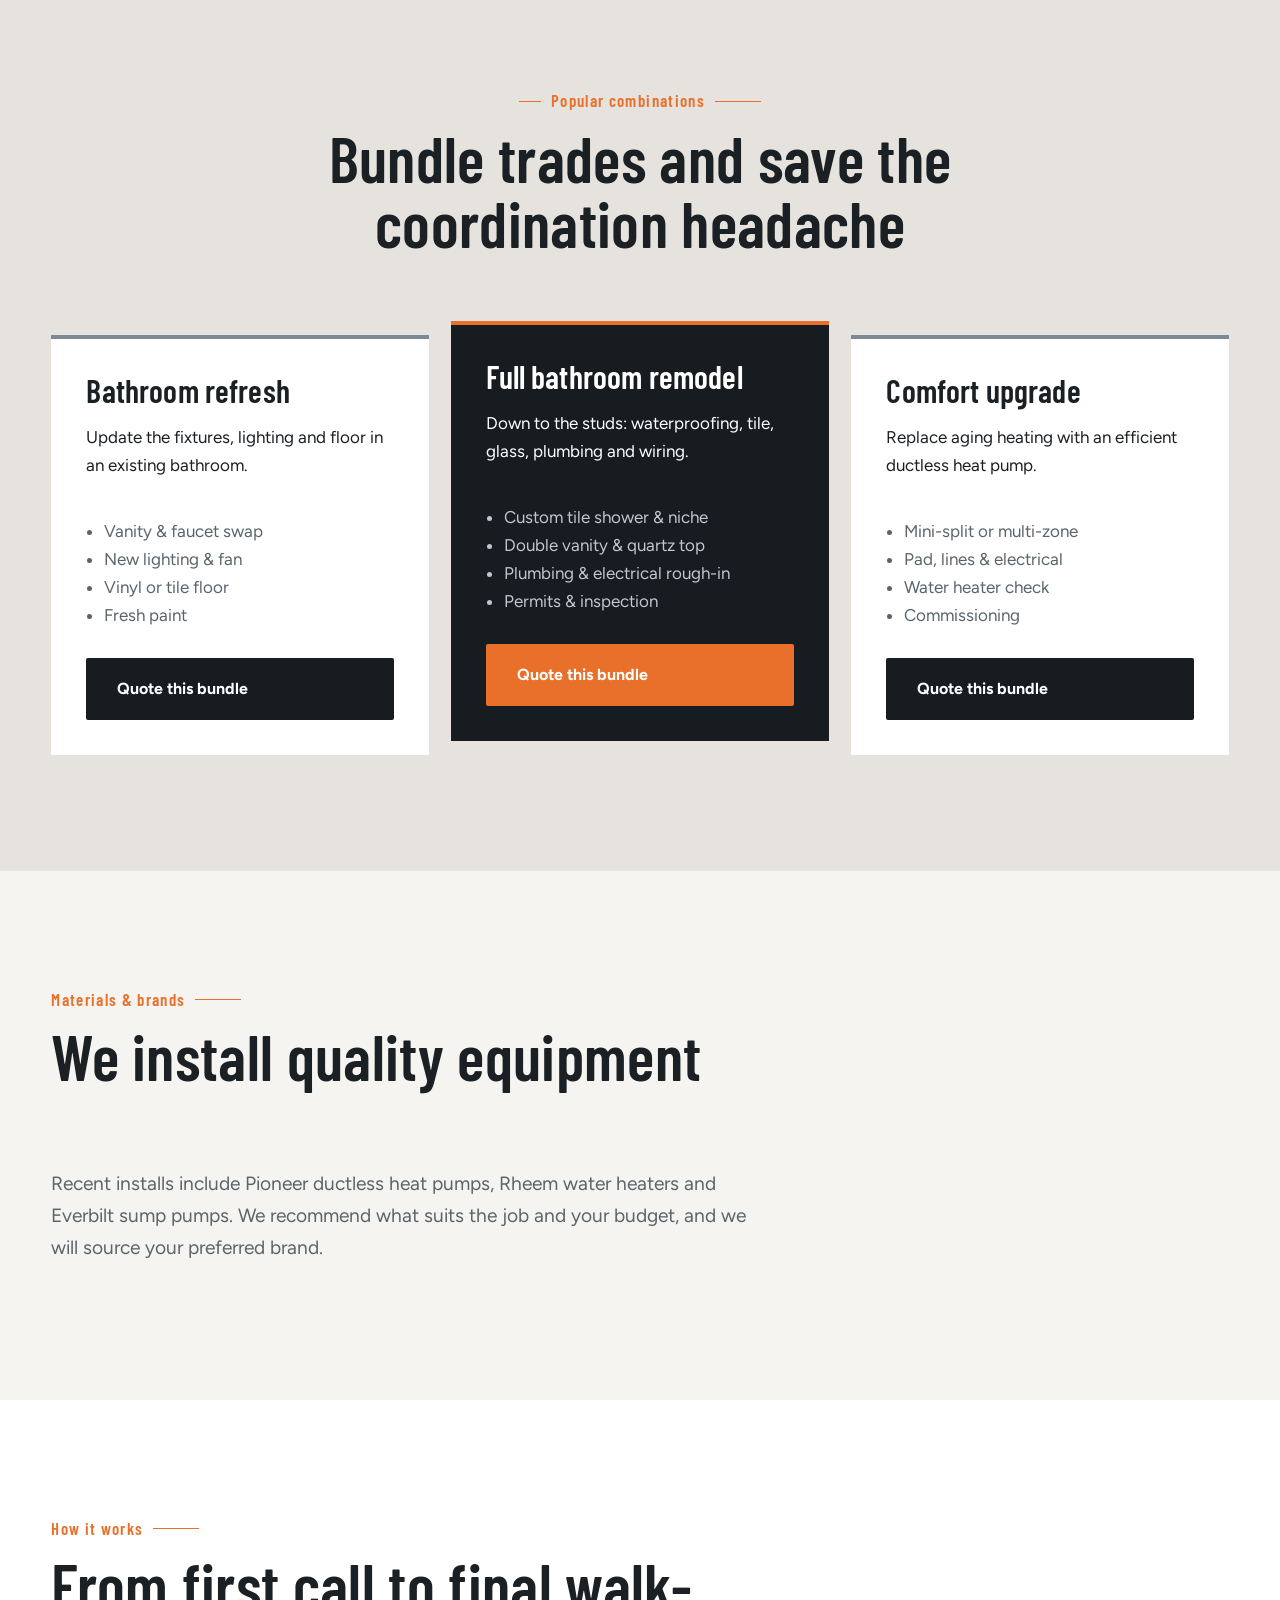
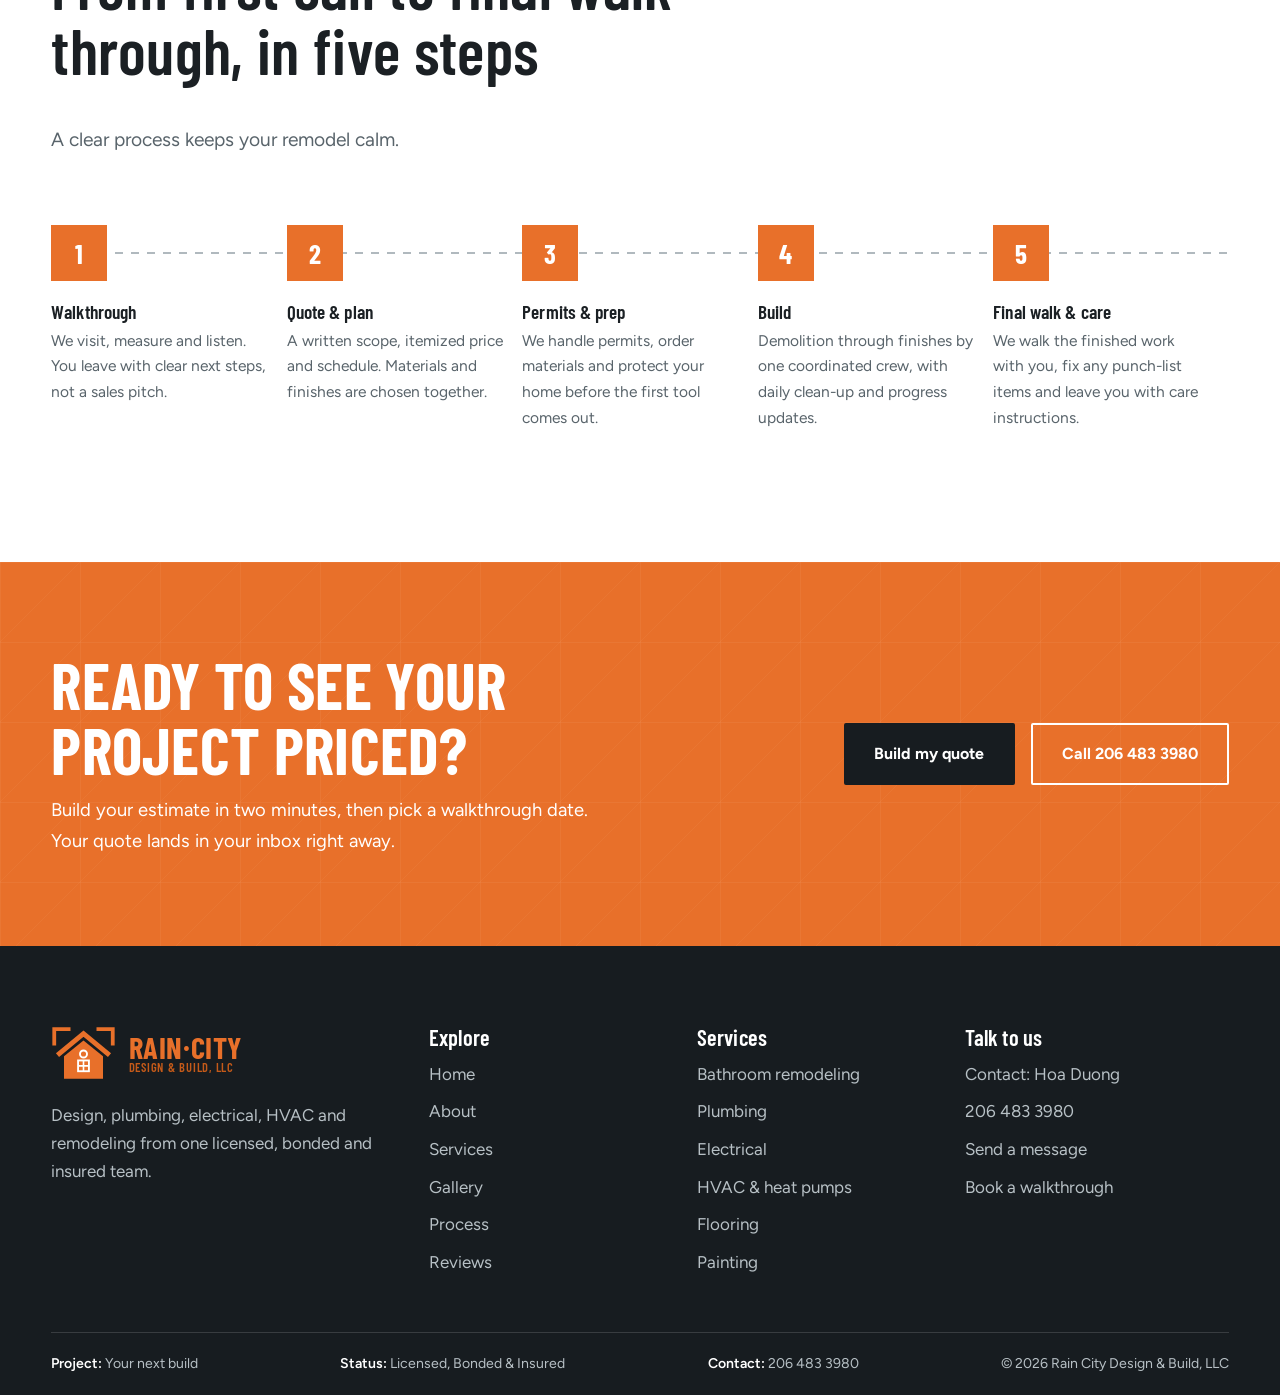
<file: services.html>
<!doctype html>
<html lang="en">
  <head>
    <meta charset="utf-8" />
    <meta
      name="viewport"
      content="width=device-width,initial-scale=1"
    />
    <title>
      Services | Rain City Design &amp; Build, LLC
    </title>
    <meta
      name="description"
      content="Bathroom remodeling, plumbing, electrical, HVAC and heat pump installs, water heaters, flooring and painting from one licensed team."
    />
    <meta
      name="theme-color"
      content="#171C20"
    />
    <link
      rel="icon"
      href="assets/images/logo-mark.svg"
      type="image/svg+xml"
    />
    <link
      rel="preconnect"
      href="https://fonts.googleapis.com"
    />
    <link
      rel="preconnect"
      href="https://fonts.gstatic.com"
      crossorigin
    />
    <link
      href="https://fonts.googleapis.com/css2?family=Barlow+Condensed:wght@500;600;700&family=Figtree:wght@400;500;600;700&display=swap"
      rel="stylesheet"
    />
    <link
      rel="stylesheet"
      href="css/style.css"
    />
  </head>
  <body>
    <a
      class="skip"
      href="#main"
      >Skip to content</a
    >
    <div class="topbar">
      <div class="wrap">
        <span
          >Licensed, Bonded &amp; Insured &nbsp;|&nbsp;
          Plumbing, Electrical, HVAC &amp; Remodeling</span
        ><span
          >Call
          <a href="tel:+12064833980"><b>206 483 3980</b></a>
          &nbsp;|&nbsp; Contact: Hoa Duong</span
        >
      </div>
    </div>
    <header class="site">
      <div class="wrap nav">
        <a
          class="brand"
          href="index.html"
          aria-label="Rain City Design &amp; Build home"
          ><img
            src="assets/images/logo-mark.svg"
            alt=""
          /><span class="wm"
            ><b>RAIN·CITY</b
            ><small>DESIGN &amp; BUILD, LLC</small></span
          ></a
        >
        <button
          class="burger"
          aria-label="Menu"
          aria-expanded="false"
        >
          <span></span><span></span><span></span>
        </button>
        <nav
          class="menu"
          aria-label="Main"
        >
          <a
            class="l"
            href="index.html"
            >Home</a
          ><a
            class="l"
            href="about.html"
            >About</a
          ><a
            class="l"
            href="services.html"
            >Services</a
          ><a
            class="l"
            href="gallery.html"
            >Gallery</a
          ><a
            class="l"
            href="process.html"
            >Process</a
          ><a
            class="l"
            href="reviews.html"
            >Reviews</a
          ><a
            class="l"
            href="faq.html"
            >FAQ</a
          ><a
            class="l"
            href="contact.html"
            >Contact</a
          ><a
            class="btn"
            href="booking.html"
            >Book &amp; get a quote</a
          >
        </nav>
      </div>
      <div class="progress"></div>
    </header>
    <main id="main">
      <section
        class="phero"
        style="
          background-image: url(assets/images/heat-pump.jpg);
        "
      >
        <div class="wrap">
          <div class="crumbs">
            <a href="index.html">Home</a> / Services
          </div>
          <h1>Our services</h1>
          <p>
            Eight disciplines, one accountable team. Choose
            a single job or a complete remodel.
          </p>
        </div>
      </section>
      <section class="sec">
        <div class="wrap">
          <div
            class="split"
            style="margin-bottom: clamp(3.5rem, 7vw, 6rem)"
          >
            <div class="media rv">
              <img
                class="main"
                src="assets/images/shower.jpg"
                alt="Bathroom remodeling"
                style="aspect-ratio: 5/4"
                loading="lazy"
              />
            </div>
            <div class="rv">
              <span class="dim">Bathroom remodeling</span>
              <h2
                style="
                  font-size: clamp(2.2rem, 4vw, 3.4rem);
                "
              >
                Walk-in showers, tub conversions and
                double-vanity suites — tile, glass, plumbing
                and wiring handled by one crew.
              </h2>
              <p>
                Walk-in showers, tub conversions and
                double-vanity suites — tile, glass, plumbing
                and wiring handled by one crew.
              </p>
              <ul class="checks">
                <li>Full demo, waterproofing & tile</li>
                <li>Custom niches, glass & fixtures</li>
                <li>Vanities, lighting & ventilation</li>
                <li>Permits and final inspection</li>
              </ul>
              <a
                class="btn dark"
                href="booking.html?service=bathroom"
                >Get a quote for this</a
              >
            </div>
          </div>
          <div
            class="split rev"
            style="margin-bottom: clamp(3.5rem, 7vw, 6rem)"
          >
            <div class="media rv">
              <img
                class="main"
                src="assets/images/vanity.jpg"
                alt="Design-build remodeling"
                style="aspect-ratio: 5/4"
                loading="lazy"
              />
            </div>
            <div class="rv">
              <span class="dim"
                >Design-build remodeling</span
              >
              <h2
                style="
                  font-size: clamp(2.2rem, 4vw, 3.4rem);
                "
              >
                From layout drawings to the last coat of
                paint.
              </h2>
              <p>
                From layout drawings to the last coat of
                paint. One contract, one schedule and one
                team accountable for the result.
              </p>
              <ul class="checks">
                <li>
                  Concept layouts & material selection
                </li>
                <li>
                  Structural, framing & finish carpentry
                </li>
                <li>Kitchens, basements and additions</li>
                <li>Single point of contact</li>
              </ul>
              <a
                class="btn dark"
                href="booking.html?service=design"
                >Get a quote for this</a
              >
            </div>
          </div>
          <div
            class="split"
            style="margin-bottom: clamp(3.5rem, 7vw, 6rem)"
          >
            <div class="media rv">
              <img
                class="main"
                src="assets/images/sump-pump.jpg"
                alt="Plumbing services"
                style="aspect-ratio: 5/4"
                loading="lazy"
              />
            </div>
            <div class="rv">
              <span class="dim">Plumbing services</span>
              <h2
                style="
                  font-size: clamp(2.2rem, 4vw, 3.4rem);
                "
              >
                Repairs, re-pipes, fixture upgrades and
                drainage — cleanly installed with PVC,
                copper or PEX as the job requires.
              </h2>
              <p>
                Repairs, re-pipes, fixture upgrades and
                drainage — cleanly installed with PVC,
                copper or PEX as the job requires.
              </p>
              <ul class="checks">
                <li>Sump pump install & replacement</li>
                <li>Drain, waste & vent repairs</li>
                <li>Fixture and valve upgrades</li>
                <li>Leak tracing and repair</li>
              </ul>
              <a
                class="btn dark"
                href="booking.html?service=plumbing"
                >Get a quote for this</a
              >
            </div>
          </div>
          <div
            class="split rev"
            style="margin-bottom: clamp(3.5rem, 7vw, 6rem)"
          >
            <div class="media rv">
              <img
                class="main"
                src="assets/images/water-heater.jpg"
                alt="Water heaters"
                style="aspect-ratio: 5/4"
                loading="lazy"
              />
            </div>
            <div class="rv">
              <span class="dim">Water heaters</span>
              <h2
                style="
                  font-size: clamp(2.2rem, 4vw, 3.4rem);
                "
              >
                Efficient tank replacements with proper
                venting, expansion tanks and insulated lines
                — hauled away and inspected.
              </h2>
              <p>
                Efficient tank replacements with proper
                venting, expansion tanks and insulated lines
                — hauled away and inspected.
              </p>
              <ul class="checks">
                <li>Gas and electric units</li>
                <li>Expansion tank & pipe insulation</li>
                <li>Code-compliant venting</li>
                <li>Old unit removal</li>
              </ul>
              <a
                class="btn dark"
                href="booking.html?service=heater"
                >Get a quote for this</a
              >
            </div>
          </div>
          <div
            class="split"
            style="margin-bottom: clamp(3.5rem, 7vw, 6rem)"
          >
            <div class="media rv">
              <img
                class="main"
                src="assets/images/heat-pump.jpg"
                alt="HVAC & heat pumps"
                style="aspect-ratio: 5/4"
                loading="lazy"
              />
            </div>
            <div class="rv">
              <span class="dim">HVAC & heat pumps</span>
              <h2
                style="
                  font-size: clamp(2.2rem, 4vw, 3.4rem);
                "
              >
                Ductless mini-split and multi-zone heat pump
                systems that heat and cool the rooms you
                actually use.
              </h2>
              <p>
                Ductless mini-split and multi-zone heat pump
                systems that heat and cool the rooms you
                actually use.
              </p>
              <ul class="checks">
                <li>Pioneer and other major brands</li>
                <li>Wall, ceiling-cassette & multi-zone</li>
                <li>Pad, line-set & electrical hookup</li>
                <li>Commissioning and walkthrough</li>
              </ul>
              <a
                class="btn dark"
                href="booking.html?service=hvac"
                >Get a quote for this</a
              >
            </div>
          </div>
          <div
            class="split rev"
            style="margin-bottom: clamp(3.5rem, 7vw, 6rem)"
          >
            <div class="media rv">
              <img
                class="main"
                src="assets/images/electrical.jpg"
                alt="Electrical services"
                style="aspect-ratio: 5/4"
                loading="lazy"
              />
            </div>
            <div class="rv">
              <span class="dim">Electrical services</span>
              <h2
                style="
                  font-size: clamp(2.2rem, 4vw, 3.4rem);
                "
              >
                Licensed electrical work for remodels and
                upgrades — safe, tidy and labelled for the
                next person who opens the panel.
              </h2>
              <p>
                Licensed electrical work for remodels and
                upgrades — safe, tidy and labelled for the
                next person who opens the panel.
              </p>
              <ul class="checks">
                <li>New circuits & panel upgrades</li>
                <li>Recessed & pendant lighting</li>
                <li>Outlets, switches & GFCI</li>
                <li>Dedicated HVAC and appliance lines</li>
              </ul>
              <a
                class="btn dark"
                href="booking.html?service=electrical"
                >Get a quote for this</a
              >
            </div>
          </div>
          <div
            class="split"
            style="margin-bottom: clamp(3.5rem, 7vw, 6rem)"
          >
            <div class="media rv">
              <img
                class="main"
                src="assets/images/flooring.jpg"
                alt="Hardwood & vinyl flooring"
                style="aspect-ratio: 5/4"
                loading="lazy"
              />
            </div>
            <div class="rv">
              <span class="dim"
                >Hardwood & vinyl flooring</span
              >
              <h2
                style="
                  font-size: clamp(2.2rem, 4vw, 3.4rem);
                "
              >
                Subfloor prep, underlayment and installation
                that stays flat, quiet and tight at every
                seam.
              </h2>
              <p>
                Subfloor prep, underlayment and installation
                that stays flat, quiet and tight at every
                seam.
              </p>
              <ul class="checks">
                <li>Solid & engineered hardwood</li>
                <li>Luxury vinyl plank</li>
                <li>Transitions, baseboard & trim</li>
                <li>Moisture and level checks</li>
              </ul>
              <a
                class="btn dark"
                href="booking.html?service=flooring"
                >Get a quote for this</a
              >
            </div>
          </div>
          <div
            class="split rev"
            style="margin-bottom: clamp(3.5rem, 7vw, 6rem)"
          >
            <div class="media rv">
              <img
                class="main"
                src="assets/images/paint-prep.jpg"
                alt="Interior painting & finishing"
                style="aspect-ratio: 5/4"
                loading="lazy"
              />
            </div>
            <div class="rv">
              <span class="dim"
                >Interior painting & finishing</span
              >
              <h2
                style="
                  font-size: clamp(2.2rem, 4vw, 3.4rem);
                "
              >
                Spray-and-back-roll finishes behind full
                masking and floor protection, so the room is
                handed back spotless.
              </h2>
              <p>
                Spray-and-back-roll finishes behind full
                masking and floor protection, so the room is
                handed back spotless.
              </p>
              <ul class="checks">
                <li>Wall, ceiling & trim finishing</li>
                <li>Drywall repair and skim coats</li>
                <li>Floor, window & fixture masking</li>
                <li>Low-odor premium paints</li>
              </ul>
              <a
                class="btn dark"
                href="booking.html?service=painting"
                >Get a quote for this</a
              >
            </div>
          </div>
        </div>
      </section>
      <section class="sec concrete">
        <div class="wrap">
          <div class="shead center">
            <span class="dim">Popular combinations</span>
            <h2>
              Bundle trades and save the coordination
              headache
            </h2>
          </div>
          <div class="pkgs">
            <div class="pkg">
              <h3>Bathroom refresh</h3>
              <p>
                Update the fixtures, lighting and floor in
                an existing bathroom.
              </p>
              <ul>
                <li>Vanity & faucet swap</li>
                <li>New lighting & fan</li>
                <li>Vinyl or tile floor</li>
                <li>Fresh paint</li>
              </ul>
              <a
                class="btn dark"
                href="booking.html?service=bathroom"
                >Quote this bundle</a
              >
            </div>
            <div class="pkg hot">
              <h3>Full bathroom remodel</h3>
              <p>
                Down to the studs: waterproofing, tile,
                glass, plumbing and wiring.
              </p>
              <ul>
                <li>Custom tile shower & niche</li>
                <li>Double vanity & quartz top</li>
                <li>Plumbing & electrical rough-in</li>
                <li>Permits & inspection</li>
              </ul>
              <a
                class="btn"
                href="booking.html?service=bathroom"
                >Quote this bundle</a
              >
            </div>
            <div class="pkg">
              <h3>Comfort upgrade</h3>
              <p>
                Replace aging heating with an efficient
                ductless heat pump.
              </p>
              <ul>
                <li>Mini-split or multi-zone</li>
                <li>Pad, lines & electrical</li>
                <li>Water heater check</li>
                <li>Commissioning</li>
              </ul>
              <a
                class="btn dark"
                href="booking.html?service=hvac"
                >Quote this bundle</a
              >
            </div>
          </div>
        </div>
      </section>
      <section class="sec">
        <div class="wrap">
          <div class="shead">
            <span class="dim">Materials & brands</span>
            <h2>We install quality equipment</h2>
          </div>
          <p class="lead">
            Recent installs include Pioneer ductless heat
            pumps, Rheem water heaters and Everbilt sump
            pumps. We recommend what suits the job and your
            budget, and we will source your preferred brand.
          </p>
        </div>
      </section>
      <section class="sec white">
        <div class="wrap">
          <div class="shead">
            <span class="dim">How it works</span>
            <h2>
              From first call to final walk-through, in five
              steps
            </h2>
            <p class="lead">
              A clear process keeps your remodel calm.
            </p>
          </div>
          <div class="steps">
            <div class="step">
              <h4>Walkthrough</h4>
              <p>
                We visit, measure and listen. You leave with
                clear next steps, not a sales pitch.
              </p>
            </div>
            <div class="step">
              <h4>Quote & plan</h4>
              <p>
                A written scope, itemized price and
                schedule. Materials and finishes are chosen
                together.
              </p>
            </div>
            <div class="step">
              <h4>Permits & prep</h4>
              <p>
                We handle permits, order materials and
                protect your home before the first tool
                comes out.
              </p>
            </div>
            <div class="step">
              <h4>Build</h4>
              <p>
                Demolition through finishes by one
                coordinated crew, with daily clean-up and
                progress updates.
              </p>
            </div>
            <div class="step">
              <h4>Final walk & care</h4>
              <p>
                We walk the finished work with you, fix any
                punch-list items and leave you with care
                instructions.
              </p>
            </div>
          </div>
        </div>
      </section>
      <section class="cta-band">
        <div class="wrap">
          <div>
            <h2>Ready to see your project priced?</h2>
            <p>
              Build your estimate in two minutes, then pick
              a walkthrough date. Your quote lands in your
              inbox right away.
            </p>
          </div>
          <div
            style="
              display: flex;
              gap: 1rem;
              flex-wrap: wrap;
            "
          >
            <a
              class="btn"
              href="booking.html"
              >Build my quote</a
            ><a
              class="btn ghost"
              href="tel:+12064833980"
              >Call 206 483 3980</a
            >
          </div>
        </div>
      </section>
    </main>
    <footer class="site">
      <div class="wrap">
        <div class="grid">
          <div>
            <a
              class="brand"
              href="index.html"
              ><img
                src="assets/images/logo-mark.svg"
                alt=""
                style="height: 56px"
              /><span class="wm"
                ><b>RAIN·CITY</b
                ><small
                  >DESIGN &amp; BUILD, LLC</small
                ></span
              ></a
            >
            <p style="margin-top: 1.2rem; max-width: 34ch">
              Design, plumbing, electrical, HVAC and
              remodeling from one licensed, bonded and
              insured team.
            </p>
          </div>
          <div>
            <h4>Explore</h4>
            <ul>
              <li><a href="index.html">Home</a></li>
              <li><a href="about.html">About</a></li>
              <li><a href="services.html">Services</a></li>
              <li><a href="gallery.html">Gallery</a></li>
              <li><a href="process.html">Process</a></li>
              <li><a href="reviews.html">Reviews</a></li>
            </ul>
          </div>
          <div>
            <h4>Services</h4>
            <ul>
              <li>
                <a href="booking.html?service=bathroom"
                  >Bathroom remodeling</a
                >
              </li>
              <li>
                <a href="booking.html?service=plumbing"
                  >Plumbing</a
                >
              </li>
              <li>
                <a href="booking.html?service=electrical"
                  >Electrical</a
                >
              </li>
              <li>
                <a href="booking.html?service=hvac"
                  >HVAC &amp; heat pumps</a
                >
              </li>
              <li>
                <a href="booking.html?service=flooring"
                  >Flooring</a
                >
              </li>
              <li>
                <a href="booking.html?service=painting"
                  >Painting</a
                >
              </li>
            </ul>
          </div>
          <div>
            <h4>Talk to us</h4>
            <ul>
              <li>Contact: Hoa Duong</li>
              <li>
                <a href="tel:+12064833980">206 483 3980</a>
              </li>
              <li>
                <a href="contact.html">Send a message</a>
              </li>
              <li>
                <a href="booking.html"
                  >Book a walkthrough</a
                >
              </li>
            </ul>
          </div>
        </div>
        <div class="titleblock">
          <span><b>Project:</b> Your next build</span
          ><span
            ><b>Status:</b> Licensed, Bonded &amp;
            Insured</span
          ><span><b>Contact:</b> 206 483 3980</span
          ><span
            >&copy; <span id="yr">2026</span> Rain City
            Design &amp; Build, LLC</span
          >
        </div>
      </div>
    </footer>
    <a
      class="btn floatcall"
      href="tel:+12064833980"
      >Call 206 483 3980</a
    >
    <script src="js/config.js"></script>
    <script src="js/main.js"></script>
  </body>
</html>
</file>
<file: css/style.css>
/* Rain City Design & Build, LLC — main stylesheet
   Edit the brand tokens below to retheme the whole site. */
:root {
  --orange: #e8702a;
  --orange-d: #c45a19;
  --orange-l: #f3a06b;
  --slate: #171c20;
  --slate-2: #222a30;
  --slate-3: #2e383f;
  --concrete: #e6e3de;
  --bone: #f6f4f0;
  --white: #fff;
  --steel: #7c8a93;
  --ink: #1b2024;
  --muted: #59646b;
  --display: "Barlow Condensed", "Arial Narrow", sans-serif;
  --body: "Figtree", "Segoe UI", system-ui, sans-serif;
  --wrap: 1240px;
  --ease: cubic-bezier(0.2, 0.7, 0.2, 1);
}
*,
*::before,
*::after {
  box-sizing: border-box;
}
html {
  scroll-behavior: smooth;
  -webkit-text-size-adjust: 100%;
}
body {
  margin: 0;
  font-family: var(--body);
  font-size: 1.0625rem;
  line-height: 1.65;
  color: var(--ink);
  background: var(--bone);
  overflow-x: hidden;
}
img {
  max-width: 100%;
  display: block;
}
a {
  color: inherit;
  text-decoration: none;
}
h1,
h2,
h3,
h4 {
  font-family: var(--display);
  font-weight: 600;
  line-height: 1.02;
  margin: 0 0 0.5em;
  letter-spacing: 0.005em;
}
h2 {
  font-size: clamp(2.4rem, 5vw, 4rem);
}
h3 {
  font-size: 1.65rem;
}
h4 {
  font-size: 1.2rem;
}
p {
  margin: 0 0 1.1em;
}
:focus-visible {
  outline: 3px solid var(--orange);
  outline-offset: 3px;
}
.wrap {
  width: min(var(--wrap), 92%);
  margin-inline: auto;
}
.sec {
  padding: clamp(4.5rem, 9vw, 8rem) 0;
  position: relative;
}
.sec.dark {
  background: var(--slate);
  color: #e9e6e1;
}
.sec.concrete {
  background: var(--concrete);
}
.sec.white {
  background: var(--white);
}
.lead {
  font-size: 1.2rem;
  color: var(--muted);
  max-width: 60ch;
}
.dark .lead {
  color: #aeb8be;
}
.skip {
  position: absolute;
  left: -999px;
  top: 0;
  background: var(--orange);
  color: #fff;
  padding: 0.7rem 1rem;
  z-index: 999;
}
.skip:focus {
  left: 0;
}

/* Section heading with dimension-line motif */
.shead {
  display: grid;
  gap: 0.6rem;
  margin-bottom: 3rem;
  max-width: 760px;
}
.shead.center {
  margin-inline: auto;
  text-align: center;
  justify-items: center;
}
.dim {
  display: flex;
  align-items: center;
  gap: 0.6rem;
  font-family: var(--display);
  font-size: 1.05rem;
  letter-spacing: 0.08em;
  color: var(--orange);
  font-weight: 600;
}
.dim::before,
.dim::after {
  content: "";
  height: 1px;
  width: 46px;
  background: currentColor;
}
.dim::before {
  width: 22px;
}
.shead:not(.center) .dim::before {
  display: none;
}

/* Buttons */
.btn {
  display: inline-flex;
  align-items: center;
  gap: 0.6rem;
  font-family: var(--body);
  font-weight: 700;
  font-size: 1rem;
  padding: 1rem 1.8rem;
  border: 2px solid var(--orange);
  background: var(--orange);
  color: #fff;
  cursor: pointer;
  transition:
    background 0.25s,
    color 0.25s,
    transform 0.25s var(--ease);
  border-radius: 2px;
  position: relative;
}
.btn:hover {
  background: var(--orange-d);
  border-color: var(--orange-d);
  transform: translateY(-2px);
}
.btn.ghost {
  background: transparent;
  color: #fff;
  border-color: rgba(255, 255, 255, 0.55);
}
.btn.ghost:hover {
  background: #fff;
  color: var(--slate);
  border-color: #fff;
}
.btn.dark {
  background: var(--slate);
  border-color: var(--slate);
}
.btn.dark:hover {
  background: var(--orange);
  border-color: var(--orange);
}
.btn.line {
  background: transparent;
  color: var(--ink);
  border-color: var(--ink);
}
.btn.line:hover {
  background: var(--ink);
  color: #fff;
}
.btn[disabled] {
  opacity: 0.5;
  pointer-events: none;
}

/* Header */
.topbar {
  background: var(--slate);
  color: #c9d0d4;
  font-size: 0.9rem;
}
.topbar .wrap {
  display: flex;
  justify-content: space-between;
  gap: 1rem;
  padding: 0.55rem 0;
  flex-wrap: wrap;
}
.topbar a:hover {
  color: var(--orange-l);
}
.topbar b {
  color: #fff;
  font-weight: 600;
}
header.site {
  position: sticky;
  top: 0;
  z-index: 100;
  background: rgba(246, 244, 240, 0.94);
  backdrop-filter: blur(12px);
  border-bottom: 1px solid rgba(0, 0, 0, 0.08);
  transition: box-shadow 0.3s;
}
header.site.scrolled {
  box-shadow: 0 10px 30px -18px rgba(0, 0, 0, 0.35);
}
.nav {
  display: flex;
  align-items: center;
  justify-content: space-between;
  height: 82px;
}
.brand {
  display: flex;
  align-items: center;
  gap: 0.8rem;
}
.brand img {
  height: 52px;
  width: auto;
}
.brand .wm {
  display: grid;
  line-height: 0.95;
  font-family: var(--display);
  color: var(--orange);
}
.brand .wm b {
  font-size: 1.9rem;
  font-weight: 700;
  letter-spacing: 0.02em;
}
.brand .wm small {
  font-size: 0.78rem;
  font-weight: 600;
  letter-spacing: 0.06em;
  color: var(--orange-d);
}
.menu {
  display: flex;
  align-items: center;
  gap: 2rem;
}
.menu a.l {
  font-weight: 600;
  font-size: 0.97rem;
  position: relative;
  padding: 0.4rem 0;
}
.menu a.l::after {
  content: "";
  position: absolute;
  left: 0;
  bottom: 0;
  height: 2px;
  width: 0;
  background: var(--orange);
  transition: width 0.3s var(--ease);
}
.menu a.l:hover::after,
.menu a.l.on::after {
  width: 100%;
}
.burger {
  display: none;
  width: 48px;
  height: 48px;
  border: 0;
  background: transparent;
  cursor: pointer;
  position: relative;
}
.burger span {
  position: absolute;
  left: 11px;
  right: 11px;
  height: 2px;
  background: var(--ink);
  transition: 0.3s;
}
.burger span:nth-child(1) {
  top: 17px;
}
.burger span:nth-child(2) {
  top: 23px;
}
.burger span:nth-child(3) {
  top: 29px;
}
.burger.open span:nth-child(1) {
  top: 23px;
  transform: rotate(45deg);
}
.burger.open span:nth-child(2) {
  opacity: 0;
}
.burger.open span:nth-child(3) {
  top: 23px;
  transform: rotate(-45deg);
}
.progress {
  position: absolute;
  left: 0;
  bottom: -1px;
  height: 3px;
  background: var(--orange);
  width: 0;
}

/* HERO */
.hero {
  position: relative;
  min-height: calc(100svh - 82px);
  display: flex;
  align-items: center;
  color: #fff;
  background: var(--slate);
  overflow: hidden;
  isolation: isolate;
}
.hero .slides,
.hero .slide {
  position: absolute;
  inset: 0;
}
.slide {
  background-size: cover;
  background-position: center;
  opacity: 0;
  transform: scale(1.12);
  transition: opacity 1.6s ease;
}
.slide.on {
  opacity: 1;
  animation: kb 9s ease-out forwards;
}
@keyframes kb {
  from {
    transform: scale(1.14) translate3d(1.2%, 0.8%, 0);
  }
  to {
    transform: scale(1.02) translate3d(0, 0, 0);
  }
}
.hero::before {
  content: "";
  position: absolute;
  inset: 0;
  z-index: 1;
  background:
    linear-gradient(
      100deg,
      rgba(11, 14, 17, 0.88) 0%,
      rgba(11, 14, 17, 0.62) 48%,
      rgba(11, 14, 17, 0.42) 100%
    ),
    linear-gradient(
      0deg,
      rgba(11, 14, 17, 0.75),
      transparent 40%
    );
}
#rain {
  position: absolute;
  inset: 0;
  z-index: 2;
  width: 100%;
  height: 100%;
  pointer-events: none;
}
.hero .blue {
  position: absolute;
  z-index: 2;
  right: 3%;
  top: 58%;
  transform: translateY(-50%);
  width: min(38vw, 540px);
  opacity: 0.9;
  pointer-events: none;
}
.blue path,
.blue line,
.blue rect,
.blue circle {
  fill: none;
  stroke: var(--orange-l);
  stroke-width: 1.6;
  stroke-dasharray: var(--l, 900);
  stroke-dashoffset: var(--l, 900);
  animation: draw 3.2s var(--ease) forwards;
  animation-delay: var(--d, 0.6s);
}
.blue .fine {
  stroke: rgba(255, 255, 255, 0.55);
  stroke-width: 1;
}
.blue text {
  fill: rgba(255, 255, 255, 0.8);
  font-family: var(--display);
  font-size: 15px;
  letter-spacing: 0.1em;
  opacity: 0;
  animation: fade 1s 3s forwards;
}
@keyframes draw {
  to {
    stroke-dashoffset: 0;
  }
}
@keyframes fade {
  to {
    opacity: 1;
  }
}
.hero-in {
  position: relative;
  z-index: 3;
  padding: 3.5rem 0 8rem;
  width: min(var(--wrap), 92%);
  margin-inline: auto;
}
.badge {
  display: inline-flex;
  align-items: center;
  gap: 0.7rem;
  padding: 0.55rem 1rem;
  border: 1px solid rgba(255, 255, 255, 0.3);
  background: rgba(255, 255, 255, 0.07);
  backdrop-filter: blur(6px);
  font-size: 0.92rem;
  font-weight: 600;
  margin-bottom: 1.6rem;
  opacity: 0;
  animation: rise 0.9s 0.2s var(--ease) forwards;
}
.badge i {
  width: 8px;
  height: 8px;
  border-radius: 50%;
  background: var(--orange);
  box-shadow: 0 0 0 0 rgba(232, 112, 42, 0.7);
  animation: ping 2s infinite;
}
@keyframes ping {
  70% {
    box-shadow: 0 0 0 12px rgba(232, 112, 42, 0);
  }
  100% {
    box-shadow: 0 0 0 0 rgba(232, 112, 42, 0);
  }
}
.hero h1 {
  font-size: clamp(3rem, 8.2vw, 7.6rem);
  font-weight: 700;
  text-transform: uppercase;
  line-height: 0.92;
  letter-spacing: 0.005em;
  max-width: none;
  margin-bottom: 1.4rem;
}
.hero h1 .ln {
  display: block;
  overflow: hidden;
  padding-bottom: 0.04em;
}
.hero h1 .ln span {
  display: block;
  transform: translateY(105%);
  animation: up 1.1s var(--ease) forwards;
  animation-delay: calc(0.35s + var(--i) * 0.14s);
}
.hero h1 .o {
  color: var(--orange);
}
@keyframes up {
  to {
    transform: none;
  }
}
@keyframes rise {
  from {
    opacity: 0;
    transform: translateY(24px);
  }
  to {
    opacity: 1;
    transform: none;
  }
}
.hero p.sub {
  font-size: 1.25rem;
  max-width: 52ch;
  color: #dde2e5;
  opacity: 0;
  animation: rise 1s 1s var(--ease) forwards;
}
.hero .cta {
  display: flex;
  flex-wrap: wrap;
  gap: 1rem;
  margin-top: 2rem;
  opacity: 0;
  animation: rise 1s 1.2s var(--ease) forwards;
}
.hero-meta {
  position: absolute;
  z-index: 3;
  right: 4%;
  bottom: 5.6rem;
  display: flex;
  gap: 0.8rem;
  align-items: center;
  font-size: 0.9rem;
  color: #d3d9dc;
}
.hero-meta .cap {
  min-width: 190px;
  text-align: right;
}
.dots {
  display: flex;
  gap: 0.45rem;
}
.dots button {
  width: 34px;
  height: 4px;
  border: 0;
  background: rgba(255, 255, 255, 0.35);
  cursor: pointer;
  padding: 0;
  position: relative;
  overflow: hidden;
}
.dots button.on::after {
  content: "";
  position: absolute;
  inset: 0;
  background: var(--orange);
  transform-origin: left;
  animation: bar 7s linear forwards;
}
@keyframes bar {
  from {
    transform: scaleX(0);
  }
  to {
    transform: scaleX(1);
  }
}
.ticker {
  position: absolute;
  z-index: 3;
  left: 0;
  right: 0;
  bottom: 0;
  background: rgba(11, 14, 17, 0.78);
  border-top: 1px solid rgba(255, 255, 255, 0.14);
  overflow: hidden;
  backdrop-filter: blur(6px);
}
.ticker div {
  display: flex;
  width: max-content;
  animation: tick 38s linear infinite;
}
.ticker span {
  font-family: var(--display);
  font-size: 1.5rem;
  font-weight: 600;
  padding: 0.85rem 2.2rem;
  color: #e9e6e1;
  white-space: nowrap;
  display: flex;
  align-items: center;
  gap: 2.2rem;
}
.ticker span::after {
  content: "";
  width: 14px;
  height: 14px;
  border: 2px solid var(--orange);
  transform: rotate(45deg);
}
@keyframes tick {
  to {
    transform: translateX(-50%);
  }
}

/* Page hero (subpages) */
.phero {
  position: relative;
  color: #fff;
  padding: clamp(5rem, 11vw, 9rem) 0
    clamp(3.5rem, 7vw, 6rem);
  background: var(--slate) center/cover;
  isolation: isolate;
}
.phero::before {
  content: "";
  position: absolute;
  inset: 0;
  background: linear-gradient(
    90deg,
    rgba(11, 14, 17, 0.92),
    rgba(11, 14, 17, 0.55)
  );
  z-index: -1;
}
.phero h1 {
  font-size: clamp(3rem, 7vw, 6rem);
  text-transform: uppercase;
  font-weight: 700;
  margin-bottom: 0.4em;
}
.phero p {
  max-width: 58ch;
  font-size: 1.2rem;
  color: #d3d9dc;
}
.crumbs {
  font-size: 0.92rem;
  color: #aeb8be;
  margin-bottom: 1.2rem;
}
.crumbs a:hover {
  color: var(--orange-l);
}

/* Trust strip */
.trust {
  background: var(--orange);
  color: #fff;
}
.trust .wrap {
  display: grid;
  grid-template-columns: repeat(4, 1fr);
}
.trust .it {
  padding: 1.5rem 1.4rem;
  border-left: 1px solid rgba(255, 255, 255, 0.3);
  display: flex;
  gap: 0.9rem;
  align-items: center;
  font-weight: 600;
  line-height: 1.25;
}
.trust .it:first-child {
  border-left: 0;
}
.trust svg {
  width: 34px;
  height: 34px;
  flex: none;
}

/* Intro split */
.split {
  display: grid;
  grid-template-columns: 1.05fr 1fr;
  gap: clamp(2rem, 6vw, 6rem);
  align-items: center;
}
.split.rev {
  grid-template-columns: 1fr 1.05fr;
}
.split.rev .media {
  order: 2;
}
.media {
  position: relative;
}
.media .main {
  width: 100%;
  aspect-ratio: 4/5;
  object-fit: cover;
}
.media .tag {
  position: absolute;
  left: -1.4rem;
  bottom: 2rem;
  background: var(--slate);
  color: #fff;
  padding: 1.2rem 1.5rem;
  max-width: 230px;
  font-size: 0.95rem;
  line-height: 1.35;
  border-left: 4px solid var(--orange);
}
.media .tag b {
  display: block;
  font-family: var(--display);
  font-size: 2.2rem;
  line-height: 1;
  color: var(--orange-l);
}
.media .inset {
  position: absolute;
  right: -1.5rem;
  top: -1.5rem;
  width: 44%;
  aspect-ratio: 1;
  object-fit: cover;
  border: 8px solid var(--bone);
}
.sec.white .media .inset {
  border-color: #fff;
}
.checks {
  list-style: none;
  padding: 0;
  margin: 1.6rem 0 2rem;
  display: grid;
  gap: 0.8rem;
}
.checks li {
  display: flex;
  gap: 0.8rem;
  align-items: flex-start;
}
.checks li::before {
  content: "";
  flex: none;
  width: 22px;
  height: 22px;
  margin-top: 0.15rem;
  background: var(--orange)
    url("data:image/svg+xml,%3Csvg xmlns='http://www.w3.org/2000/svg' viewBox='0 0 24 24' fill='none' stroke='white' stroke-width='3.2'%3E%3Cpath d='m5 12 5 5 9-10'/%3E%3C/svg%3E")
    center/16px no-repeat;
}

/* Service cards */
.cards {
  display: grid;
  grid-template-columns: repeat(4, 1fr);
  gap: 1.4rem;
}
.cards.three {
  grid-template-columns: repeat(3, 1fr);
}
.card {
  background: #fff;
  display: flex;
  flex-direction: column;
  position: relative;
  overflow: hidden;
  border-bottom: 4px solid transparent;
  transition:
    border-color 0.3s,
    transform 0.4s var(--ease),
    box-shadow 0.4s;
}
.card:hover {
  border-color: var(--orange);
  transform: translateY(-6px);
  box-shadow: 0 26px 40px -26px rgba(0, 0, 0, 0.45);
}
.card .im {
  aspect-ratio: 4/3;
  overflow: hidden;
  background: var(--concrete);
}
.card .im img {
  width: 100%;
  height: 100%;
  object-fit: cover;
  transition: transform 0.8s var(--ease);
}
.card:hover .im img {
  transform: scale(1.07);
}
.card .bd {
  padding: 1.5rem 1.5rem 1.7rem;
  display: flex;
  flex-direction: column;
  flex: 1;
}
.card h3 {
  margin-bottom: 0.4rem;
}
.card p {
  color: var(--muted);
  font-size: 0.98rem;
  flex: 1;
}
.card .more {
  font-weight: 700;
  color: var(--orange-d);
  font-size: 0.95rem;
}
.card .more:hover {
  text-decoration: underline;
}
.sec.dark .card {
  background: var(--slate-2);
}
.sec.dark .card p {
  color: #a8b2b8;
}

/* Process (a true sequence — numbered) */
.steps {
  display: grid;
  grid-template-columns: repeat(5, 1fr);
  gap: 0;
  counter-reset: s;
  position: relative;
}
.steps::before {
  content: "";
  position: absolute;
  left: 0;
  right: 0;
  top: 27px;
  height: 2px;
  background: repeating-linear-gradient(
    90deg,
    var(--steel) 0 8px,
    transparent 8px 16px
  );
  opacity: 0.6;
}
.step {
  padding: 0 1.2rem 0 0;
  position: relative;
  counter-increment: s;
}
.step::before {
  content: counter(s);
  display: grid;
  place-items: center;
  width: 56px;
  height: 56px;
  background: var(--orange);
  color: #fff;
  font-family: var(--display);
  font-size: 1.7rem;
  font-weight: 700;
  margin-bottom: 1.3rem;
  position: relative;
}
.step h4 {
  margin-bottom: 0.4rem;
}
.step p {
  font-size: 0.97rem;
  color: var(--muted);
}
.dark .step p {
  color: #a8b2b8;
}

/* Before / after */
.ba {
  position: relative;
  aspect-ratio: 16/10;
  overflow: hidden;
  user-select: none;
  touch-action: pan-y;
  background: #000;
  cursor: ew-resize;
}
.ba img {
  position: absolute;
  inset: 0;
  width: 100%;
  height: 100%;
  object-fit: cover;
  pointer-events: none;
}
.ba .af {
  clip-path: inset(0 0 0 var(--p, 50%));
}
.ba .bar {
  position: absolute;
  top: 0;
  bottom: 0;
  left: var(--p, 50%);
  width: 3px;
  background: #fff;
  transform: translateX(-50%);
  box-shadow: 0 0 20px rgba(0, 0, 0, 0.5);
}
.ba .bar::after {
  content: "";
  position: absolute;
  top: 50%;
  left: 50%;
  width: 54px;
  height: 54px;
  border-radius: 50%;
  background: var(--orange)
    url("data:image/svg+xml,%3Csvg xmlns='http://www.w3.org/2000/svg' viewBox='0 0 24 24' fill='none' stroke='white' stroke-width='2.4'%3E%3Cpath d='m9 6-6 6 6 6M15 6l6 6-6 6'/%3E%3C/svg%3E")
    center/28px no-repeat;
  transform: translate(-50%, -50%);
  border: 3px solid #fff;
}
.ba input {
  position: absolute;
  inset: 0;
  width: 100%;
  height: 100%;
  opacity: 0;
  cursor: ew-resize;
  margin: 0;
}
.ba .lab {
  position: absolute;
  top: 1rem;
  padding: 0.35rem 0.8rem;
  background: rgba(11, 14, 17, 0.75);
  color: #fff;
  font-weight: 700;
  font-size: 0.82rem;
  letter-spacing: 0.08em;
}
.ba .lab.b {
  left: 1rem;
}
.ba .lab.a {
  right: 1rem;
  background: var(--orange);
}
.bacap {
  display: flex;
  justify-content: space-between;
  gap: 1rem;
  padding: 1rem 0 0;
  flex-wrap: wrap;
}
.bacap b {
  font-family: var(--display);
  font-size: 1.5rem;
  font-weight: 600;
}
.bacap span {
  color: var(--muted);
}
.dark .bacap span {
  color: #a8b2b8;
}

/* Gallery */
.filters {
  display: flex;
  flex-wrap: wrap;
  gap: 0.6rem;
  margin-bottom: 2.4rem;
}
.filters button {
  font: 600 0.95rem var(--body);
  padding: 0.65rem 1.3rem;
  border: 1.5px solid var(--ink);
  background: transparent;
  cursor: pointer;
  transition: 0.25s;
  border-radius: 2px;
}
.filters button:hover {
  background: var(--concrete);
}
.filters button.on {
  background: var(--ink);
  color: #fff;
}
.mason {
  columns: 3;
  column-gap: 1.2rem;
}
.mason figure {
  margin: 0 0 1.2rem;
  break-inside: avoid;
  position: relative;
  overflow: hidden;
  cursor: zoom-in;
  background: var(--concrete);
}
.mason img {
  width: 100%;
  transition: transform 0.8s var(--ease);
}
.mason figure:hover img {
  transform: scale(1.05);
}
.mason figcaption {
  position: absolute;
  inset: auto 0 0;
  padding: 2.5rem 1.1rem 1rem;
  color: #fff;
  background: linear-gradient(
    0deg,
    rgba(11, 14, 17, 0.85),
    transparent
  );
  font-weight: 600;
  transform: translateY(100%);
  transition: transform 0.45s var(--ease);
}
.mason figure:hover figcaption,
.mason figure:focus-visible figcaption {
  transform: none;
}
.mason figure.hide {
  display: none;
}
.bagrid {
  display: grid;
  grid-template-columns: repeat(2, 1fr);
  gap: 2.4rem 1.6rem;
}
.bagrid .item.hide {
  display: none;
}
.lb {
  position: fixed;
  inset: 0;
  background: rgba(8, 10, 12, 0.94);
  z-index: 300;
  display: none;
  place-items: center;
  padding: 2rem;
}
.lb.open {
  display: grid;
}
.lb img {
  max-height: 84vh;
  max-width: 92vw;
  object-fit: contain;
}
.lb button {
  position: absolute;
  top: 1.2rem;
  right: 1.4rem;
  background: none;
  border: 0;
  color: #fff;
  font-size: 2.6rem;
  cursor: pointer;
  line-height: 1;
}
.lb p {
  position: absolute;
  bottom: 1.4rem;
  left: 0;
  right: 0;
  text-align: center;
  color: #c9d0d4;
  margin: 0;
}

/* Why us / features */
.feat {
  display: grid;
  grid-template-columns: repeat(2, 1fr);
  gap: 0;
  border-top: 1px solid rgba(255, 255, 255, 0.15);
}
.feat .f {
  padding: 2rem 2rem 2rem 0;
  border-bottom: 1px solid rgba(255, 255, 255, 0.15);
  display: grid;
  grid-template-columns: 56px 1fr;
  gap: 1.2rem;
}
.feat .f:nth-child(odd) {
  border-right: 1px solid rgba(255, 255, 255, 0.15);
}
.feat .f:nth-child(even) {
  padding-left: 2rem;
}
.feat svg {
  width: 48px;
  height: 48px;
  color: var(--orange);
}
.feat h4 {
  color: rgba(0, 0, 0, 0.534);
  margin-bottom: 0.3rem;
}
.feat p {
  margin: 0;
  color: #a8b2b8;
  font-size: 0.98rem;
}
.light .feat {
  border-color: rgba(0, 0, 0, 0.12);
}
.light .feat .f {
  border-color: rgba(0, 0, 0, 0.12);
}
.light .feat h4 {
  color: var(--ink);
}
.light .feat p {
  color: var(--muted);
}

/* Stats */
.stats {
  display: grid;
  grid-template-columns: repeat(4, 1fr);
  gap: 1.5rem;
  text-align: left;
}
.stat {
  border-left: 3px solid var(--orange);
  padding-left: 1.3rem;
}
.stat b {
  display: block;
  font-family: var(--display);
  font-size: clamp(3rem, 6vw, 5rem);
  line-height: 1;
  font-weight: 700;
}
.stat span {
  color: #aeb8be;
}

/* Testimonials */
.tgrid {
  display: grid;
  grid-template-columns: repeat(3, 1fr);
  gap: 1.4rem;
}
.quote {
  background: #fff;
  padding: 2rem;
  position: relative;
  display: flex;
  flex-direction: column;
}
.quote:nth-child(2) {
  margin-top: 2rem;
}
.quote .stars {
  color: var(--orange);
  letter-spacing: 0.15em;
  margin-bottom: 0.8rem;
}
.quote blockquote {
  margin: 0 0 1.4rem;
  font-size: 1.08rem;
  flex: 1;
}
.quote .who {
  display: flex;
  gap: 0.9rem;
  align-items: center;
}
.quote .av {
  width: 46px;
  height: 46px;
  border-radius: 50%;
  background: var(--slate);
  color: #fff;
  display: grid;
  place-items: center;
  font-family: var(--display);
  font-size: 1.3rem;
}
.quote small {
  display: block;
  color: var(--muted);
}
.quote.big {
  grid-column: 1/-1;
  margin: 0;
  background: var(--slate);
  color: #fff;
  padding: 3rem;
}
.quote.big blockquote {
  font-family: var(--display);
  font-size: clamp(1.8rem, 3.4vw, 3rem);
  line-height: 1.12;
  font-weight: 500;
}
.quote.big small {
  color: #aeb8be;
}

/* FAQ */
.faq details {
  border-bottom: 1px solid rgba(0, 0, 0, 0.15);
  padding: 0;
}
.faq summary {
  list-style: none;
  cursor: pointer;
  display: flex;
  justify-content: space-between;
  gap: 1.5rem;
  padding: 1.5rem 0;
  font-family: var(--display);
  font-size: 1.6rem;
  font-weight: 600;
  line-height: 1.1;
}
.faq summary::-webkit-details-marker {
  display: none;
}
.faq summary::after {
  content: "+";
  font-size: 2rem;
  color: var(--orange);
  transition: transform 0.3s;
  line-height: 0.8;
}
.faq details[open] summary::after {
  transform: rotate(45deg);
}
.faq details p {
  padding: 0 3rem 1.6rem 0;
  color: var(--muted);
  max-width: 75ch;
  margin: 0;
}

/* CTA band */
.cta-band {
  background: var(--orange)
    url("../assets/images/pattern.svg");
  color: #fff;
  padding: clamp(3.5rem, 7vw, 6rem) 0;
  position: relative;
  overflow: hidden;
}
.cta-band .wrap {
  display: flex;
  justify-content: space-between;
  align-items: center;
  gap: 2rem;
  flex-wrap: wrap;
}
.cta-band h2 {
  font-size: clamp(2.4rem, 5vw, 4.4rem);
  margin: 0;
  max-width: 16ch;
  text-transform: uppercase;
  font-weight: 700;
}
.cta-band p {
  margin: 0.8rem 0 0;
  max-width: 46ch;
  font-size: 1.15rem;
}
.cta-band .btn {
  background: var(--slate);
  border-color: var(--slate);
}
.cta-band .btn:hover {
  background: #fff;
  color: var(--slate);
  border-color: #fff;
}
.cta-band .btn.ghost {
  background: transparent;
  border-color: #fff;
}

/* Team / values / areas / misc */
.vals {
  display: grid;
  grid-template-columns: repeat(3, 1fr);
  gap: 1.4rem;
}
.val {
  padding: 2rem;
  background: #fff;
  border-top: 4px solid var(--orange);
}
.val svg {
  width: 42px;
  height: 42px;
  color: var(--orange);
  margin-bottom: 1rem;
}
.timeline {
  display: grid;
  gap: 0;
  border-left: 2px solid var(--orange);
  margin-left: 0.5rem;
}
.timeline div {
  padding: 0 0 2rem 2rem;
  position: relative;
}
.timeline div::before {
  content: "";
  position: absolute;
  left: -9px;
  top: 0.4rem;
  width: 16px;
  height: 16px;
  background: var(--orange);
  transform: rotate(45deg);
}
.timeline b {
  font-family: var(--display);
  font-size: 1.5rem;
}
.chips {
  display: flex;
  flex-wrap: wrap;
  gap: 0.6rem;
}
.chips span {
  padding: 0.5rem 1rem;
  border: 1px solid rgba(0, 0, 0, 0.2);
  background: #fff;
  font-weight: 600;
  font-size: 0.95rem;
}
.pkgs {
  display: grid;
  grid-template-columns: repeat(3, 1fr);
  gap: 1.4rem;
  align-items: stretch;
}
.pkg {
  background: #fff;
  padding: 2.2rem;
  border-top: 4px solid var(--steel);
  display: flex;
  flex-direction: column;
}
.pkg.hot {
  background: var(--slate);
  color: #fff;
  border-color: var(--orange);
  transform: translateY(-14px);
}
.pkg h3 {
  font-size: 2rem;
}
.pkg .pr {
  font-family: var(--display);
  font-size: 2.6rem;
  font-weight: 700;
  color: var(--orange);
  line-height: 1;
}
.pkg ul {
  padding-left: 1.1rem;
  margin: 1.2rem 0 1.8rem;
  flex: 1;
  color: var(--muted);
}
.pkg.hot ul {
  color: #bfc8cd;
}
.mapbox {
  aspect-ratio: 16/10;
  background: var(--slate-2)
    url("../assets/images/pattern.svg");
  display: grid;
  place-items: center;
  color: #fff;
  text-align: center;
  padding: 2rem;
  border: 1px solid var(--slate-3);
}

/* Forms */
.field {
  display: grid;
  gap: 0.4rem;
  margin-bottom: 1.2rem;
}
.field label {
  font-weight: 700;
  font-size: 0.93rem;
}
.field input,
.field select,
.field textarea {
  font: inherit;
  padding: 0.95rem 1rem;
  border: 1.5px solid #c5c9cc;
  background: #fff;
  border-radius: 2px;
  width: 100%;
  color: var(--ink);
  transition:
    border-color 0.2s,
    box-shadow 0.2s;
}
.field input:focus,
.field select:focus,
.field textarea:focus {
  outline: none;
  border-color: var(--orange);
  box-shadow: 0 0 0 4px rgba(232, 112, 42, 0.18);
}
.field textarea {
  min-height: 130px;
  resize: vertical;
}
.field .err {
  color: #b3261e;
  font-size: 0.88rem;
  display: none;
}
.field.bad input,
.field.bad select,
.field.bad textarea {
  border-color: #b3261e;
}
.field.bad .err {
  display: block;
}
.row2 {
  display: grid;
  grid-template-columns: 1fr 1fr;
  gap: 1.2rem;
}
.formbox {
  background: #fff;
  padding: clamp(1.6rem, 4vw, 3rem);
}
.cinfo {
  display: grid;
  gap: 1.2rem;
}
.cinfo .ci {
  display: flex;
  gap: 1rem;
  align-items: flex-start;
  padding: 1.3rem;
  background: #fff;
  border-left: 4px solid var(--orange);
}
.cinfo svg {
  width: 28px;
  height: 28px;
  color: var(--orange);
  flex: none;
}
.cinfo b {
  display: block;
  font-family: var(--display);
  font-size: 1.4rem;
}
.note {
  font-size: 0.88rem;
  color: var(--muted);
}

/* Booking wizard */
.book {
  display: grid;
  grid-template-columns: 1fr 380px;
  gap: 2.4rem;
  align-items: start;
}
.wizhead {
  display: flex;
  gap: 0.5rem;
  margin-bottom: 2rem;
  flex-wrap: wrap;
}
.wizhead div {
  flex: 1;
  min-width: 92px;
  padding: 0.7rem 0.2rem 0.2rem;
  border-top: 4px solid #cfcbc5;
  font-weight: 700;
  font-size: 0.9rem;
  color: #8b9398;
  transition: 0.3s;
}
.wizhead div.on {
  border-color: var(--orange);
  color: var(--ink);
}
.wizhead div.done {
  border-color: var(--ink);
  color: var(--ink);
}
.panel {
  display: none;
}
.panel.on {
  display: block;
  animation: rise 0.5s var(--ease);
}
.svc-pick {
  display: grid;
  grid-template-columns: repeat(2, 1fr);
  gap: 1rem;
}
.svc-pick label {
  position: relative;
  cursor: pointer;
  display: grid;
  grid-template-columns: 96px 1fr;
  gap: 1rem;
  align-items: center;
  padding: 0.8rem;
  border: 2px solid #d7d3cd;
  background: #fff;
  transition: 0.25s;
}
.svc-pick label:hover {
  border-color: var(--steel);
}
.svc-pick input {
  position: absolute;
  opacity: 0;
}
.svc-pick img {
  width: 96px;
  height: 84px;
  object-fit: cover;
}
.svc-pick b {
  font-family: var(--display);
  font-size: 1.3rem;
  line-height: 1.05;
  display: block;
}
.svc-pick small {
  color: var(--muted);
  line-height: 1.3;
  display: block;
}
.svc-pick label:has(input:checked) {
  border-color: var(--orange);
  background: #fff7f1;
  box-shadow: inset 0 0 0 1px var(--orange);
}
.svc-pick label:has(input:focus-visible) {
  outline: 3px solid var(--orange);
  outline-offset: 2px;
}
.scope {
  border: 1px solid #d7d3cd;
  background: #fff;
  padding: 1.4rem;
  margin-bottom: 1rem;
}
.scope h4 {
  margin-bottom: 0.8rem;
}
.tiers {
  display: grid;
  grid-template-columns: repeat(3, 1fr);
  gap: 0.6rem;
}
.tiers label {
  border: 2px solid #d7d3cd;
  padding: 0.7rem;
  cursor: pointer;
  text-align: center;
  font-weight: 700;
  line-height: 1.2;
  transition: 0.2s;
}
.tiers input {
  position: absolute;
  opacity: 0;
}
.tiers small {
  display: block;
  font-weight: 500;
  color: var(--muted);
}
.tiers label:has(input:checked) {
  border-color: var(--orange);
  background: #fff7f1;
}
.tiers label:has(input:focus-visible) {
  outline: 3px solid var(--orange);
}
.slots {
  display: grid;
  grid-template-columns: repeat(3, 1fr);
  gap: 0.6rem;
}
.slots label {
  border: 2px solid #d7d3cd;
  padding: 0.8rem;
  text-align: center;
  cursor: pointer;
  font-weight: 700;
  background: #fff;
}
.slots input {
  position: absolute;
  opacity: 0;
}
.slots label:has(input:checked) {
  border-color: var(--orange);
  background: #fff7f1;
}
.slots label:has(input:focus-visible) {
  outline: 3px solid var(--orange);
}
.wizbtns {
  display: flex;
  justify-content: space-between;
  gap: 1rem;
  margin-top: 2rem;
  flex-wrap: wrap;
}
.quotebox {
  position: sticky;
  top: 104px;
  background: var(--slate);
  color: #fff;
  padding: 1.8rem;
}
.quotebox h3 {
  color: #fff;
  font-size: 1.8rem;
  margin-bottom: 1rem;
}
.qline {
  display: flex;
  justify-content: space-between;
  gap: 1rem;
  padding: 0.65rem 0;
  border-bottom: 1px solid rgba(255, 255, 255, 0.14);
  font-size: 0.97rem;
}
.qline span:last-child {
  font-weight: 700;
  white-space: nowrap;
}
.qtotal {
  margin-top: 1.2rem;
}
.qtotal small {
  color: #aeb8be;
  display: block;
}
.qtotal b {
  font-family: var(--display);
  font-size: 2.3rem;
  line-height: 1.05;
  color: var(--orange-l);
  display: block;
}
.qempty {
  color: #aeb8be;
  font-size: 0.97rem;
}
.success {
  display: none;
  text-align: center;
  padding: 3rem 1rem;
}
.success.on {
  display: block;
  animation: rise 0.6s var(--ease);
}
.success svg {
  width: 84px;
  height: 84px;
  color: var(--orange);
  margin: 0 auto 1rem;
}
.review {
  background: #fff;
  padding: 1.6rem;
  border: 1px solid #d7d3cd;
  margin-bottom: 1rem;
}
.review dl {
  display: grid;
  grid-template-columns: 140px 1fr;
  gap: 0.5rem 1rem;
  margin: 0;
}
.review dt {
  font-weight: 700;
}
.review dd {
  margin: 0;
}

/* Footer */
footer.site {
  background: var(--slate);
  color: #b7c0c5;
  padding-top: 5rem;
  position: relative;
}
footer.site .grid {
  display: grid;
  grid-template-columns: 1.5fr 1fr 1fr 1.2fr;
  gap: 3rem;
  padding-bottom: 3.5rem;
}
footer.site h4 {
  color: #fff;
  font-size: 1.4rem;
}
footer.site ul {
  list-style: none;
  padding: 0;
  margin: 0;
  display: grid;
  gap: 0.6rem;
}
footer.site a:hover {
  color: var(--orange-l);
}
footer.site .wm b {
  color: var(--orange);
}
.titleblock {
  border-top: 1px solid rgba(255, 255, 255, 0.14);
  display: grid;
  grid-template-columns: repeat(4, auto);
  justify-content: space-between;
  gap: 1rem;
  padding: 1.2rem 0;
  font-size: 0.88rem;
}
.titleblock b {
  color: #fff;
  font-weight: 600;
}
.floatcall {
  position: fixed;
  right: 1rem;
  bottom: 1rem;
  z-index: 90;
  display: none;
}

/* Reveal (used on a few key blocks only) */
.rv {
  opacity: 0;
  transform: translateY(28px);
  transition:
    opacity 0.9s var(--ease),
    transform 0.9s var(--ease);
}
.rv.in {
  opacity: 1;
  transform: none;
}

@media (max-width: 1100px) {
  .cards {
    grid-template-columns: repeat(2, 1fr);
  }
  .steps {
    grid-template-columns: repeat(2, 1fr);
    gap: 2rem 1rem;
  }
  .steps::before {
    display: none;
  }
  .book {
    grid-template-columns: 1fr;
  }
  .quotebox {
    position: static;
  }
  .hero .blue {
    opacity: 0.35;
    width: 70vw;
  }
}
@media (max-width: 900px) {
  .menu {
    position: fixed;
    inset: 82px 0 auto 0;
    background: var(--bone);
    flex-direction: column;
    align-items: stretch;
    gap: 0;
    padding: 1rem 4% 2rem;
    border-bottom: 1px solid #ccc;
    transform: translateY(-120%);
    transition: transform 0.45s var(--ease);
    max-height: calc(100svh - 82px);
    overflow: auto;
    z-index: -1;
  }
  .menu.open {
    transform: none;
  }
  .menu a.l {
    padding: 1rem 0;
    border-bottom: 1px solid rgba(0, 0, 0, 0.1);
    font-size: 1.15rem;
  }
  .menu .btn {
    margin-top: 1rem;
    justify-content: center;
  }
  .burger {
    display: block;
  }
  .trust .wrap {
    grid-template-columns: 1fr 1fr;
  }
  .trust .it:nth-child(3) {
    border-left: 0;
  }
  .split,
  .split.rev {
    grid-template-columns: 1fr;
  }
  .split.rev .media {
    order: 0;
  }
  .media .tag {
    left: 0.5rem;
  }
  .media .inset {
    right: 0.5rem;
  }
  .cards.three,
  .vals,
  .tgrid,
  .pkgs {
    grid-template-columns: 1fr 1fr;
  }
  .stats {
    grid-template-columns: 1fr 1fr;
  }
  .feat {
    grid-template-columns: 1fr;
  }
  .feat .f:nth-child(odd) {
    border-right: 0;
  }
  .feat .f:nth-child(even) {
    padding-left: 0;
  }
  .mason {
    columns: 2;
  }
  .bagrid {
    grid-template-columns: 1fr;
  }
  footer.site .grid {
    grid-template-columns: 1fr 1fr;
  }
  .titleblock {
    grid-template-columns: 1fr 1fr;
  }
  .hero-meta {
    display: none;
  }
  .quote:nth-child(2) {
    margin-top: 0;
  }
  .pkg.hot {
    transform: none;
  }
}
@media (max-width: 640px) {
  body {
    font-size: 1rem;
  }
  .topbar .wrap > span:first-child {
    display: none;
  }
  .topbar .wrap {
    justify-content: center;
  }
  .cards,
  .cards.three,
  .vals,
  .tgrid,
  .pkgs,
  .steps,
  .row2,
  .svc-pick,
  .stats,
  footer.site .grid {
    grid-template-columns: 1fr;
  }
  .trust .wrap {
    grid-template-columns: 1fr;
  }
  .trust .it {
    border-left: 0;
    border-top: 1px solid rgba(255, 255, 255, 0.3);
  }
  .trust .it:first-child {
    border-top: 0;
  }
  .mason {
    columns: 1;
  }
  .tiers,
  .slots {
    grid-template-columns: 1fr;
  }
  .hero-in {
    padding: 3.5rem 0 8rem;
  }
  .hero .blue {
    display: none;
  }
  .cta-band .wrap {
    display: grid;
  }
  .brand .wm b {
    font-size: 1.5rem;
  }
  .brand img {
    height: 44px;
  }
  .faq summary {
    font-size: 1.35rem;
  }
  .review dl {
    grid-template-columns: 1fr;
  }
  .floatcall {
    display: block;
  }
  .titleblock {
    grid-template-columns: 1fr;
  }
}
@media (prefers-reduced-motion: reduce) {
  *,
  *::before,
  *::after {
    animation-duration: 0.01ms !important;
    animation-delay: 0s !important;
    transition-duration: 0.01ms !important;
    scroll-behavior: auto !important;
  }
  .hero h1 .ln span,
  .badge,
  .hero p.sub,
  .hero .cta {
    opacity: 1;
    transform: none;
  }
  .blue path,
  .blue line,
  .blue rect,
  .blue circle {
    stroke-dashoffset: 0;
  }
  .blue text {
    opacity: 1;
  }
  .rv {
    opacity: 1;
    transform: none;
  }
}
</file>
